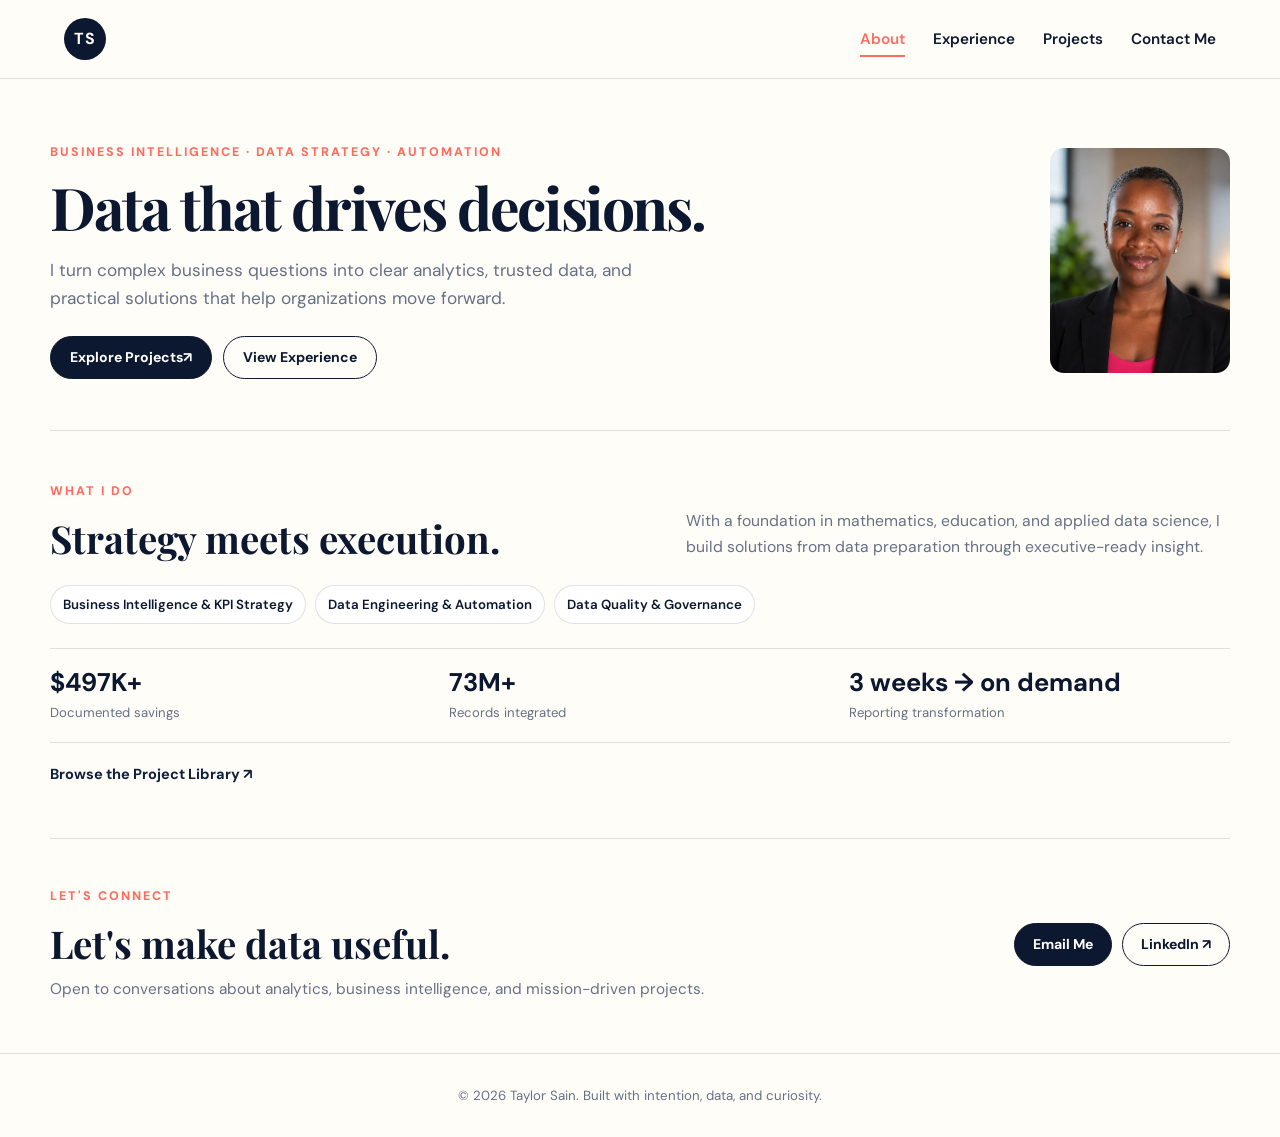
<file: index.html>
<!DOCTYPE html>
<html lang="en">
<head>
  <meta charset="UTF-8" />
  <meta name="viewport" content="width=device-width, initial-scale=1.0" />
  <meta name="description" content="Taylor Sain — Business intelligence, enterprise analytics, and intelligent automation." />
  <title>Taylor Sain | Business Intelligence & Enterprise Analytics</title>
  <link rel="preconnect" href="https://fonts.googleapis.com">
  <link rel="preconnect" href="https://fonts.gstatic.com" crossorigin>
  <link href="https://fonts.googleapis.com/css2?family=DM+Sans:wght@400;500;600;700&family=Playfair+Display:wght@600;700&display=swap" rel="stylesheet">
  <link rel="stylesheet" href="style.css" />
  <link rel="stylesheet" href="home-compact.css" />
  <style>
    /* Portrait beside the introductory headline, independent of older CSS. */
    body.compact-home .compact-hero {
      display: grid !important;
      grid-template-columns: minmax(0, 1fr) 180px !important;
      align-items: center !important;
      gap: 32px !important;
    }
    body.compact-home .compact-hero .compact-intro { min-width: 0 !important; }
    body.compact-home .compact-hero figure.compact-portrait {
      display: block !important;
      width: 180px !important;
      max-width: 180px !important;
      height: 225px !important;
      max-height: 225px !important;
      min-height: 0 !important;
      aspect-ratio: auto !important;
      margin: 0 !important;
      padding: 0 !important;
      overflow: hidden !important;
      justify-self: end !important;
      border-radius: 14px !important;
    }
    body.compact-home .compact-hero figure.compact-portrait > img {
      display: block !important;
      width: 180px !important;
      max-width: 180px !important;
      height: 225px !important;
      max-height: 225px !important;
      object-fit: cover !important;
      object-position: center 30% !important;
    }
    body.compact-home .compact-work .compact-work-layout { display: block !important; }
    @media (max-width: 640px) {
      body.compact-home .compact-hero {
        grid-template-columns: minmax(0, 1fr) 100px !important;
        gap: 14px !important;
        align-items: center !important;
      }
      body.compact-home .compact-hero figure.compact-portrait,
      body.compact-home .compact-hero figure.compact-portrait > img {
        width: 100px !important;
        max-width: 100px !important;
        height: 125px !important;
        max-height: 125px !important;
      }
    }
  </style>
</head>
<body class="compact-home">
  <header class="site-header">
    <a class="brand" href="index.html" aria-label="Taylor Sain home">TS</a>
    <button class="menu-toggle" type="button" aria-label="Open navigation" aria-expanded="false">☰</button>
    <nav class="site-nav" aria-label="Primary navigation">
      <a href="index.html#about" class="nav-active" aria-current="page">About</a>
      <a href="resume.html">Experience</a>
      <a href="projects.html">Projects</a>
      <a href="index.html#contact">Contact Me</a>
    </nav>
  </header>
  <main id="top">
    <!-- 01 / Introduction -->
    <section id="about" class="compact-hero section-shell reveal" aria-labelledby="intro-title">
      <div class="compact-intro">
        <p class="eyebrow">BUSINESS INTELLIGENCE · DATA STRATEGY · AUTOMATION</p>
        <h1 id="intro-title">Data that drives decisions.</h1>
        <p class="compact-lead">I turn complex business questions into clear analytics, trusted data, and practical solutions that help organizations move forward.</p>
        <div class="hero-actions">
          <a class="button button-primary" href="projects.html">Explore Projects <span aria-hidden="true">↗</span></a>
          <a class="button button-secondary" href="resume.html">View Experience</a>
        </div>
      </div>
      <figure class="compact-portrait">
        <img src="assets/images/taylor-sain-headshot.jpg" alt="Portrait of Taylor Sain" />
      </figure>
    </section>

    <!-- 02 / Expertise and impact -->
    <section class="compact-work section-shell reveal" aria-labelledby="work-title">
      <div class="compact-work-layout">
        <div class="compact-work-content">
      <div class="compact-work-heading">
        <div>
          <p class="eyebrow">WHAT I DO</p>
          <h2 id="work-title">Strategy meets execution.</h2>
        </div>
        <p>With a foundation in mathematics, education, and applied data science, I build solutions from data preparation through executive-ready insight.</p>
      </div>
      <div class="compact-specialties" aria-label="Areas of expertise">
        <span>Business Intelligence &amp; KPI Strategy</span>
        <span>Data Engineering &amp; Automation</span>
        <span>Data Quality &amp; Governance</span>
      </div>
      <div class="compact-results" aria-label="Selected results">
        <div><strong>$497K+</strong><span>Documented savings</span></div>
        <div><strong>73M+</strong><span>Records integrated</span></div>
        <div><strong>3 weeks → on demand</strong><span>Reporting transformation</span></div>
      </div>
      <a class="compact-project-link" href="projects.html">Browse the Project Library <span aria-hidden="true">↗</span></a>
        </div>

      </div>
    </section>

    <!-- 03 / Contact -->
    <section id="contact" class="compact-contact section-shell reveal" aria-labelledby="contact-title">
      <div>
        <p class="eyebrow">LET'S CONNECT</p>
        <h2 id="contact-title">Let's make data useful.</h2>
        <p>Open to conversations about analytics, business intelligence, and mission-driven projects.</p>
      </div>
      <div class="compact-contact-actions">
        <a class="button button-primary" href="mailto:taylorsain2025@gmail.com">Email Me</a>
        <a class="button button-secondary" href="https://www.linkedin.com/in/taylor-sain-analytics" target="_blank" rel="noopener noreferrer">LinkedIn ↗</a>
      </div>
    </section>
  </main>
  <footer><p>© <span id="year"></span> Taylor Sain. Built with intention, data, and curiosity.</p></footer>
  <script src="script.js"></script>
</body>
</html>
</file>
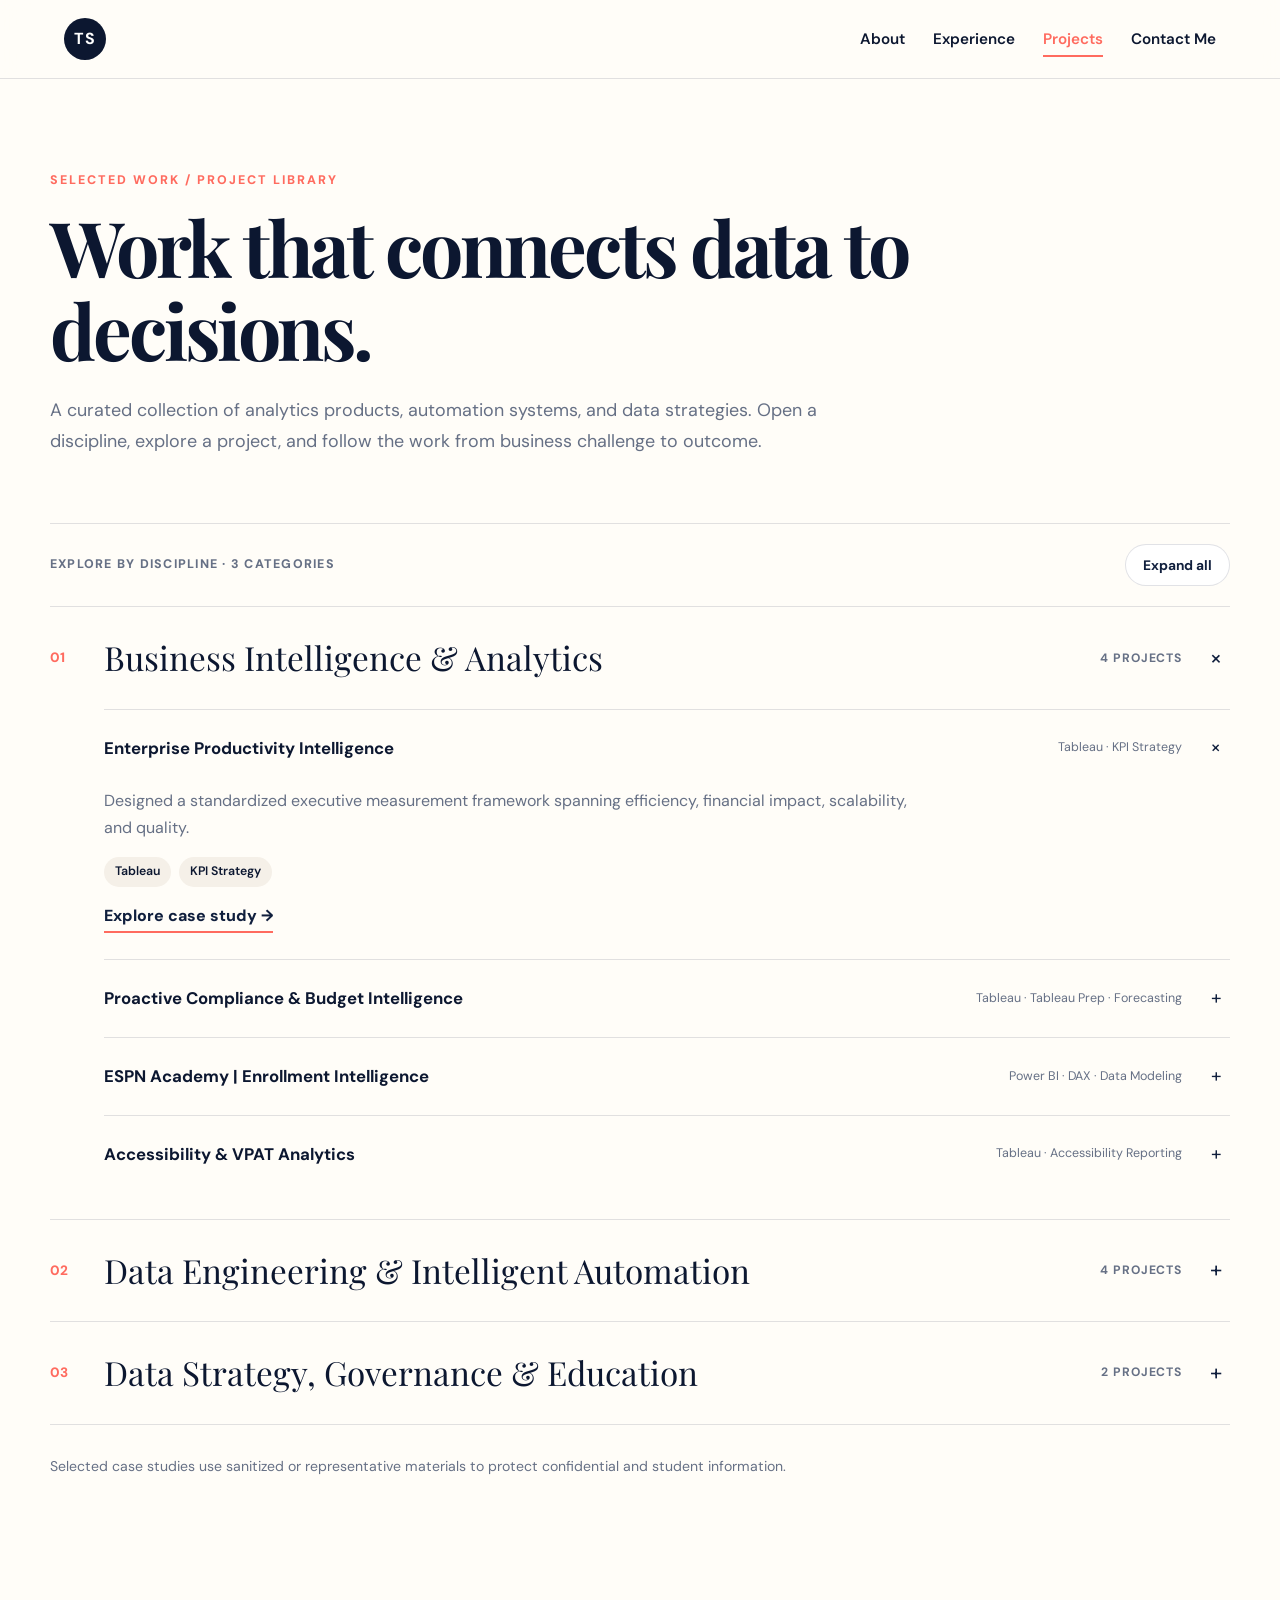
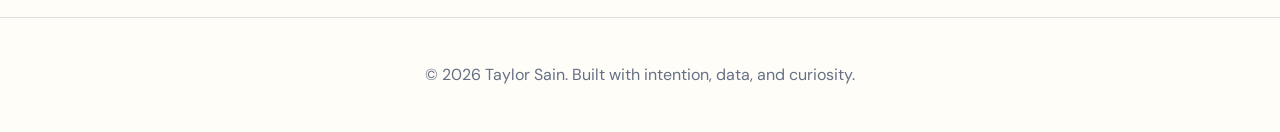
<file: projects.html>
<!DOCTYPE html><html lang="en"><head><meta charset="UTF-8"><meta name="viewport" content="width=device-width,initial-scale=1"><meta name="description" content="Taylor Sain project library: business intelligence, data engineering, analytics strategy, and automation case studies."><title>Project Library | Taylor Sain</title><link rel="preconnect" href="https://fonts.googleapis.com"><link rel="preconnect" href="https://fonts.gstatic.com" crossorigin><link href="https://fonts.googleapis.com/css2?family=DM+Sans:wght@400;500;600;700&family=Playfair+Display:wght@600;700&display=swap" rel="stylesheet"><link rel="stylesheet" href="style.css?v=20261014"><link rel="stylesheet" href="projects-library.css?v=20261014"></head><body><header class="site-header">
    <a class="brand" href="index.html" aria-label="Taylor Sain home">TS</a>
    <button class="menu-toggle" type="button" aria-label="Open navigation" aria-expanded="false">☰</button>
    <nav class="site-nav" aria-label="Primary navigation">
      <a href="index.html#about">About</a>
      <a href="resume.html">Experience</a>
      <a href="projects.html" class="nav-active" aria-current="page">Projects</a>
      <a href="index.html#contact">Contact Me</a>
    </nav>
  </header><main><section class="library-hero section-shell reveal"><p class="eyebrow">SELECTED WORK / PROJECT LIBRARY</p><h1>Work that connects data to decisions.</h1><p class="library-intro">A curated collection of analytics products, automation systems, and data strategies. Open a discipline, explore a project, and follow the work from business challenge to outcome.</p></section><section class="section-shell library-categories" aria-label="Project categories"><div class="library-toolbar"><span>EXPLORE BY DISCIPLINE · 3 CATEGORIES</span><button id="expand-all" type="button">Expand all</button></div><details class="library-group" open><summary><span class="library-group-number">01</span><span class="library-group-title">Business Intelligence &amp; Analytics</span><span class="library-count">4 PROJECTS</span><span class="library-chevron" aria-hidden="true">+</span></summary><div class="library-items"><details class="library-item" open><summary><span class="library-item-title">Enterprise Productivity Intelligence</span><span class="library-item-meta">Tableau · KPI Strategy</span><span class="library-chevron" aria-hidden="true">+</span></summary><div class="library-detail"><p>Designed a standardized executive measurement framework spanning efficiency, financial impact, scalability, and quality.</p><div class="library-tags"><span>Tableau</span><span>KPI Strategy</span></div><a href="projects/productivity-intelligence.html">Explore case study →</a></div></details><details class="library-item" ><summary><span class="library-item-title">Proactive Compliance &amp; Budget Intelligence</span><span class="library-item-meta">Tableau · Tableau Prep · Forecasting</span><span class="library-chevron" aria-hidden="true">+</span></summary><div class="library-detail"><p>Replaced a recurring three-week manual report with on-demand analysis and forward-looking budget visibility.</p><div class="library-tags"><span>Tableau</span><span>Tableau Prep</span><span>Forecasting</span></div><a href="projects/proactive-compliance.html">Explore case study →</a></div></details><details class="library-item" ><summary><span class="library-item-title">ESPN Academy | Enrollment Intelligence</span><span class="library-item-meta">Power BI · DAX · Data Modeling</span><span class="library-chevron" aria-hidden="true">+</span></summary><div class="library-detail"><p>Built a connected student enrollment reporting solution for a Memphis tutoring nonprofit, from registration through interactive analysis.</p><div class="library-tags"><span>Power BI</span><span>DAX</span><span>Data Modeling</span></div><a href="projects/espn-academy.html">Explore case study →</a></div></details><details class="library-item" ><summary><span class="library-item-title">Accessibility &amp; VPAT Analytics</span><span class="library-item-meta">Tableau · Accessibility Reporting</span><span class="library-chevron" aria-hidden="true">+</span></summary><div class="library-detail"><p>Developed accessibility conformance views to help stakeholders evaluate product-level and portfolio-level WCAG performance.</p><div class="library-tags"><span>Tableau</span><span>Accessibility Reporting</span></div><p><em>Project overview; detailed case study in development.</em></p></div></details></div></details><details class="library-group" ><summary><span class="library-group-number">02</span><span class="library-group-title">Data Engineering &amp; Intelligent Automation</span><span class="library-count">4 PROJECTS</span><span class="library-chevron" aria-hidden="true">+</span></summary><div class="library-items"><details class="library-item" ><summary><span class="library-item-title">AI-Ready Content Processing</span><span class="library-item-meta">Python · PDF · AI Enablement</span><span class="library-chevron" aria-hidden="true">+</span></summary><div class="library-detail"><p>Transformed unstructured documents into structured AI-ready datasets, reducing manual effort and documenting $222K in savings.</p><div class="library-tags"><span>Python</span><span>PDF</span><span>AI Enablement</span></div><a href="projects/document-intelligence.html">Explore case study →</a></div></details><details class="library-item" ><summary><span class="library-item-title">NOVA Lesson-to-Print Pipeline</span><span class="library-item-meta">Python · JSON · XML</span><span class="library-chevron" aria-hidden="true">+</span></summary><div class="library-detail"><p>Built scripts to split teacher and student manuscript content by lesson sections and prepare styled XML for publishing workflows.</p><div class="library-tags"><span>Python</span><span>JSON</span><span>XML</span></div><p><em>Project overview; detailed case study in development.</em></p></div></details><details class="library-item" ><summary><span class="library-item-title">ESPN Academy | Registration Automation</span><span class="library-item-meta">Google Apps Script · Google Sheets</span><span class="library-chevron" aria-hidden="true">+</span></summary><div class="library-detail"><p>Created a repeatable registration pipeline for student matching, household updates, annual enrollment tracking, and data-quality review.</p><div class="library-tags"><span>Google Apps Script</span><span>Google Sheets</span></div><a href="projects/espn-academy.html">Explore case study →</a></div></details><details class="library-item" ><summary><span class="library-item-title">Enterprise Metadata Integration</span><span class="library-item-meta">Data Engineering · Analytics</span><span class="library-chevron" aria-hidden="true">+</span></summary><div class="library-detail"><p>Integrated large-scale metadata for forecasting, reporting, and archive planning.</p><div class="library-tags"><span>Data Engineering</span><span>Analytics</span></div><p><em>Project overview; detailed case study in development.</em></p></div></details></div></details><details class="library-group" ><summary><span class="library-group-number">03</span><span class="library-group-title">Data Strategy, Governance &amp; Education</span><span class="library-count">2 PROJECTS</span><span class="library-chevron" aria-hidden="true">+</span></summary><div class="library-items"><details class="library-item" ><summary><span class="library-item-title">State Standards Correlation Analysis</span><span class="library-item-meta">Excel · Data Modeling · Power BI</span><span class="library-chevron" aria-hidden="true">+</span></summary><div class="library-detail"><p>Transformed pacing guides into standards-level records for exploring where standards appear across modules and lessons.</p><div class="library-tags"><span>Excel</span><span>Data Modeling</span><span>Power BI</span></div><p><em>Project overview; detailed case study in development.</em></p></div></details><details class="library-item" ><summary><span class="library-item-title">Cross-Team Productivity Metric Standardization</span><span class="library-item-meta">Analytics Strategy · Data Governance</span><span class="library-chevron" aria-hidden="true">+</span></summary><div class="library-detail"><p>Established shared metric definitions and comparison principles for consistent productivity reporting.</p><div class="library-tags"><span>Analytics Strategy</span><span>Data Governance</span></div><p><em>Project overview; detailed case study in development.</em></p></div></details></div></details><p class="library-note">Selected case studies use sanitized or representative materials to protect confidential and student information.</p></section></main><footer><p>© <span id="year"></span> Taylor Sain. Built with intention, data, and curiosity.</p></footer><script src="script.js"></script><script>const btn=document.getElementById('expand-all');btn.addEventListener('click',()=>{const groups=[...document.querySelectorAll('.library-group')];const expand=groups.some(g=>!g.open);groups.forEach(g=>g.open=expand);btn.textContent=expand?'Collapse all':'Expand all';});</script></body></html>
</file>
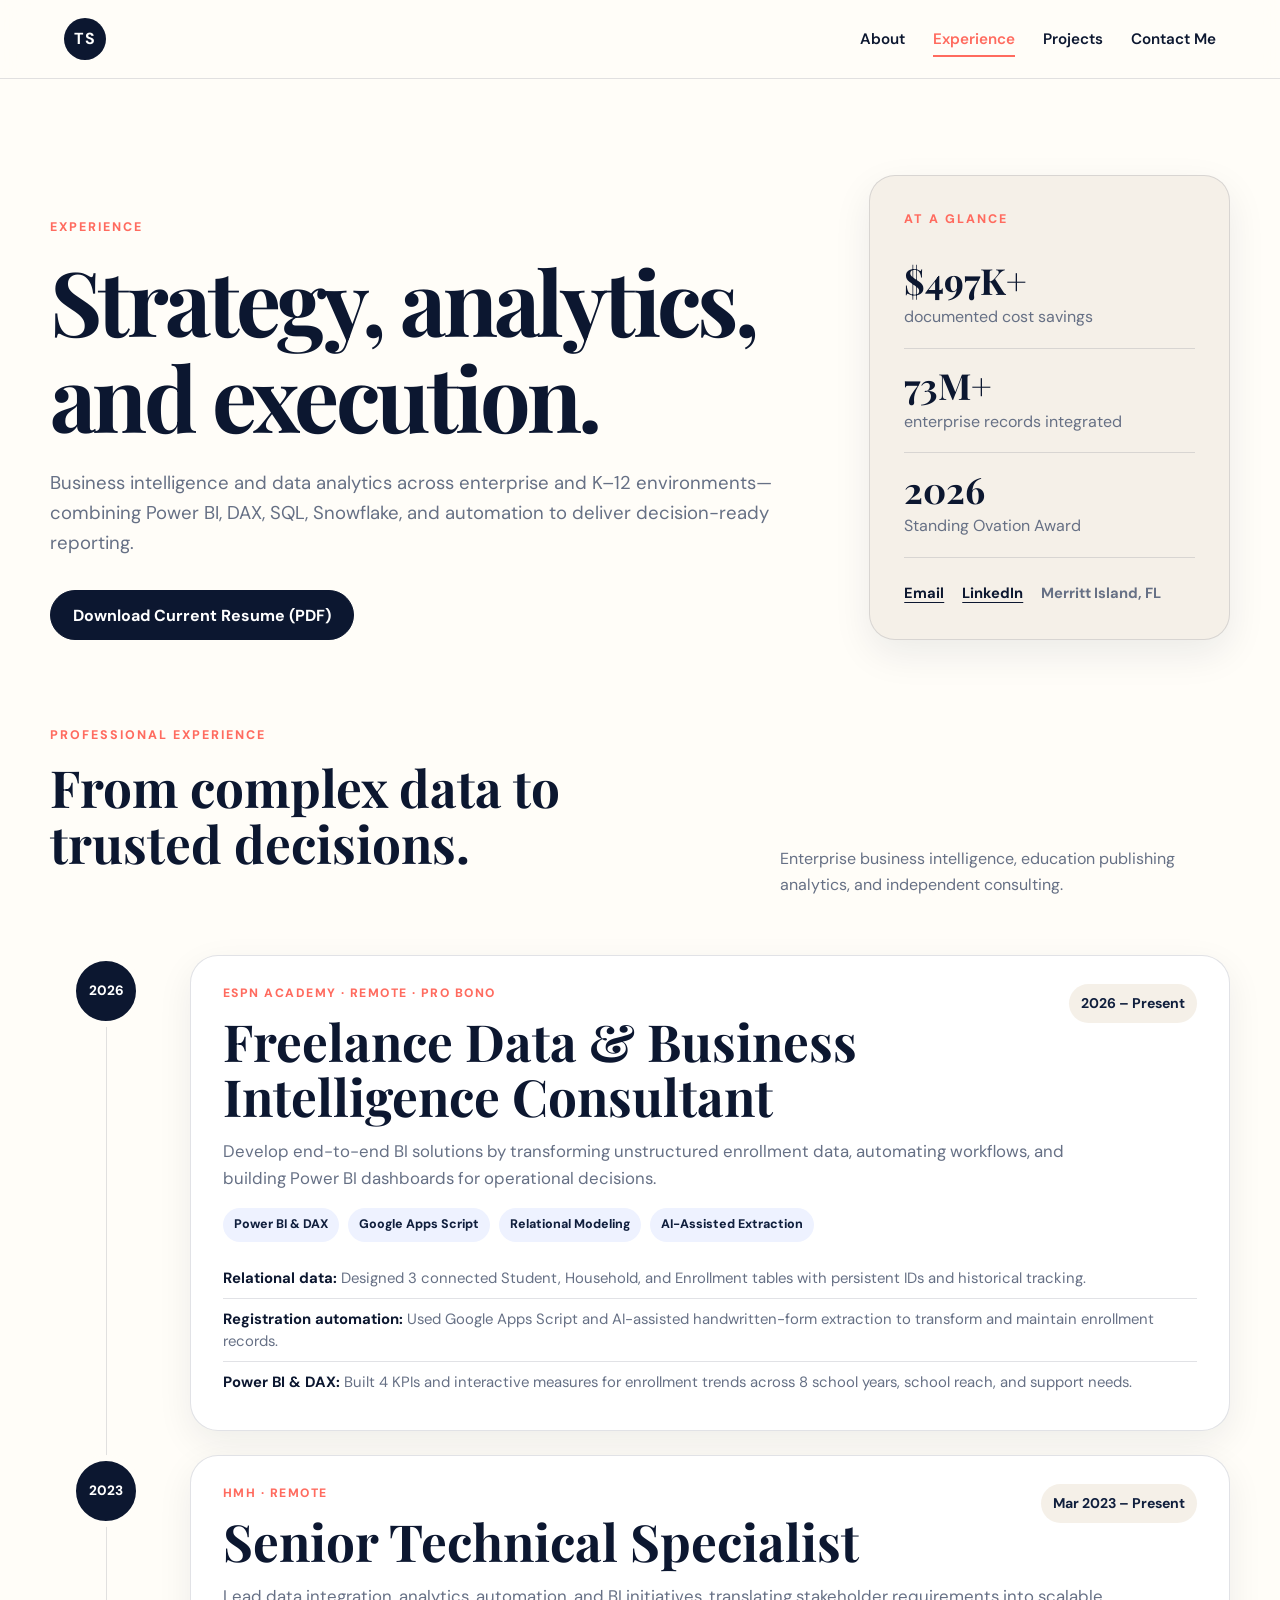
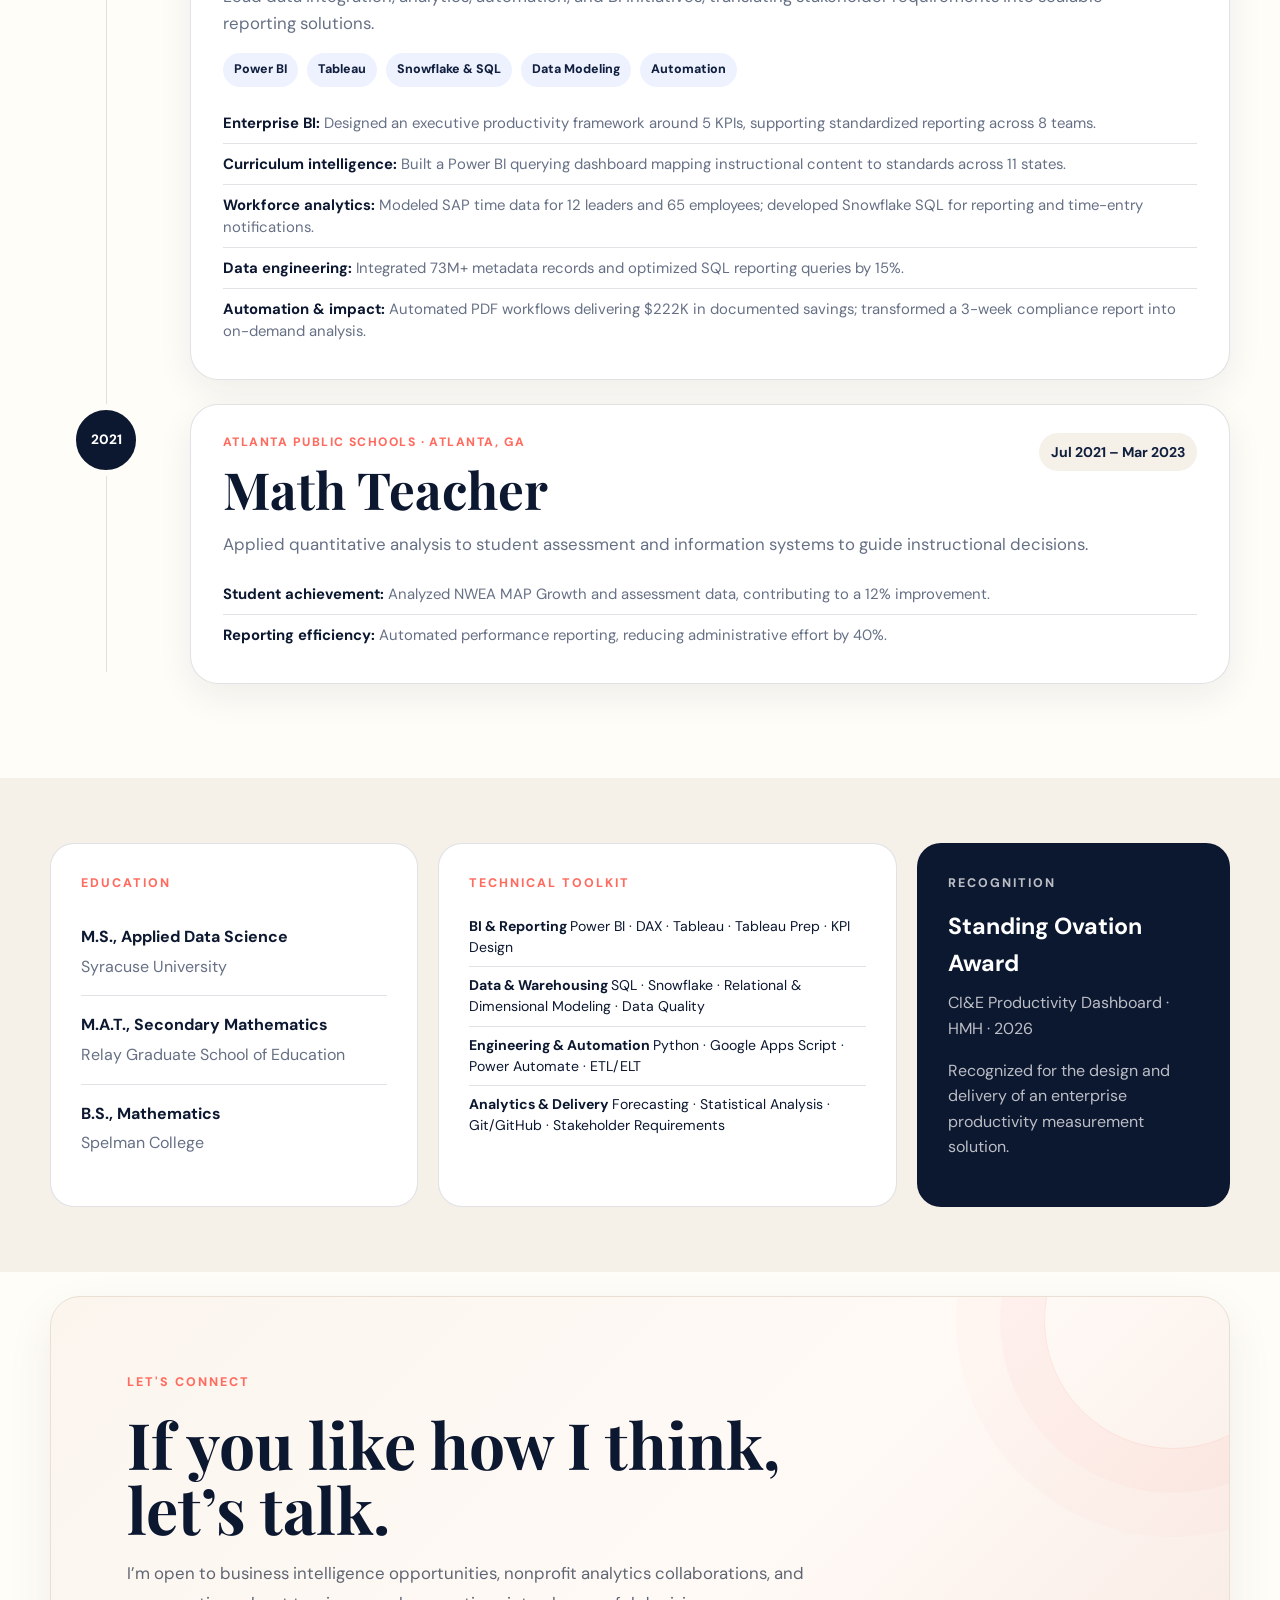
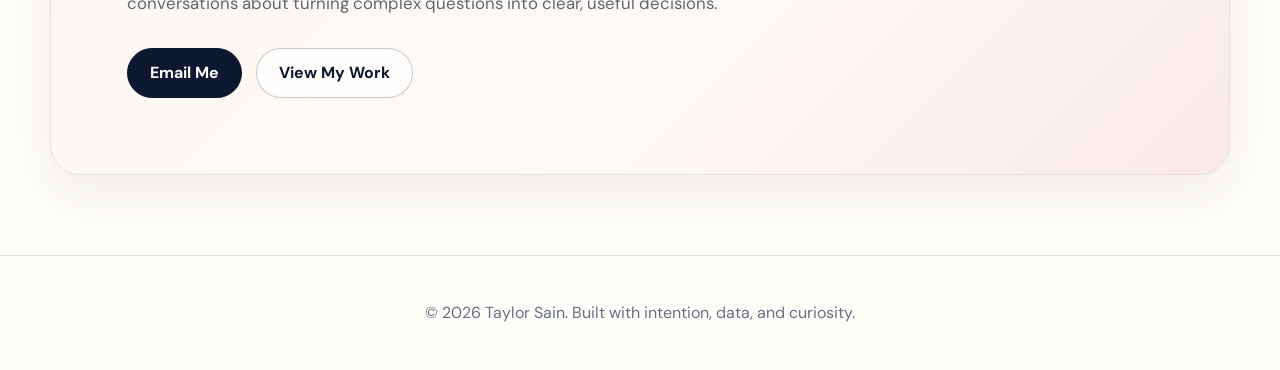
<file: resume.html>
<!DOCTYPE html>

<html lang="en">
<head>
<meta charset="utf-8"/>
<meta content="width=device-width, initial-scale=1.0" name="viewport"/>
<meta content="Taylor Sain's professional experience in business intelligence, enterprise analytics, executive dashboards, automation, and data engineering." name="description"/>
<title>Experience | Taylor Sain</title>
<link href="https://fonts.googleapis.com" rel="preconnect"/>
<link crossorigin="" href="https://fonts.gstatic.com" rel="preconnect"/>
<link href="https://fonts.googleapis.com/css2?family=DM+Sans:wght@400;500;600;700&amp;family=Playfair+Display:wght@600;700&amp;display=swap" rel="stylesheet"/>
<link href="style.css" rel="stylesheet"/>
<style>.experience-highlights{margin:22px 0 24px;display:grid;gap:12px}.experience-highlights p{margin:0;padding:0 0 12px;border-bottom:1px solid var(--line);color:var(--muted);font-size:.97rem;line-height:1.6}.experience-highlights strong{color:var(--ink)}.career-card-body .text-link{display:inline-block;margin-top:2px;color:var(--navy)}@media(max-width:760px){.career-card h2{font-size:clamp(1.55rem,6vw,2.2rem)}}</style><style>
/* Compact experience timeline */
.career-card-body{padding:28px 32px}.career-card{margin-bottom:24px}.career-summary{margin:14px 0 16px}.career-focus{margin-bottom:16px}.experience-highlights{margin:10px 0 0;gap:0}.experience-highlights p{padding:9px 0;font-size:.93rem;line-height:1.48}.experience-highlights p:last-child{border-bottom:0}.career-section{padding-bottom:70px}.credentials-section{padding:65px 0}.resume-tags{display:block}.toolkit-line{margin:0;padding:8px 0;border-bottom:1px solid var(--line);font-size:.88rem;line-height:1.5}.toolkit-line:last-child{border-bottom:0}.toolkit-line strong{color:var(--ink)}@media(max-width:760px){.career-card-body{padding:22px}.career-card-header{gap:8px}}
</style></head>
<body>
<header class="site-header">
<a aria-label="Taylor Sain home" class="brand" href="index.html">TS</a>
<button aria-expanded="false" aria-label="Open navigation" class="menu-toggle" type="button">☰</button>
<nav aria-label="Primary navigation" class="site-nav">
<a href="index.html#about">About</a>
<a aria-current="page" class="nav-active" href="resume.html">Experience</a>
<a href="projects.html">Projects</a>
<a href="index.html#contact">Contact Me</a>
</nav>
</header>
<main>
<section class="experience-hero section-shell reveal">
<div class="experience-hero-copy">
<p class="eyebrow">EXPERIENCE</p>
<h1>Strategy, analytics, and execution.</h1>
<p class="experience-intro">Business intelligence and data analytics across enterprise and K–12 environments—combining Power BI, DAX, SQL, Snowflake, and automation to deliver decision-ready reporting.</p>
<div class="hero-actions">
<a class="button button-primary" download="Taylor-Sain-Resume.pdf" href="assets/documents/Taylor-Sain-Resume.pdf" rel="noopener" target="_blank">Download Current Resume (PDF)</a>
</div>
</div>
<aside aria-label="Taylor Sain profile summary" class="experience-profile-card">
<p class="eyebrow">AT A GLANCE</p>
<div class="profile-stat"><strong>$497K+</strong><span>documented cost savings</span></div>
<div class="profile-stat"><strong>73M+</strong><span>enterprise records integrated</span></div>
<div class="profile-stat"><strong>2026</strong><span>Standing Ovation Award</span></div>
<div class="profile-links">
<a href="mailto:taylorsain2025@gmail.com">Email</a>
<a href="https://www.linkedin.com/in/taylor-sain-analytics" rel="noopener" target="_blank">LinkedIn</a>
<span>Merritt Island, FL</span>
</div>
</aside>
</section>
<section class="career-section section-shell">
<div class="section-heading reveal"><div><p class="eyebrow">PROFESSIONAL EXPERIENCE</p><h2>From complex data to trusted decisions.</h2></div><p>Enterprise business intelligence, education publishing analytics, and independent consulting.</p></div>
<div class="career-timeline">
<article class="career-card reveal"><div class="career-marker"><span>2026</span></div><div class="career-card-body"><div class="career-card-header"><div><p class="career-company">ESPN ACADEMY · REMOTE · PRO BONO</p><h2>Freelance Data &amp; Business Intelligence Consultant</h2></div><span class="career-date">2026 – Present</span></div><p class="career-summary">Develop end-to-end BI solutions by transforming unstructured enrollment data, automating workflows, and building Power BI dashboards for operational decisions.</p><div class="career-focus"><span>Power BI &amp; DAX</span><span>Google Apps Script</span><span>Relational Modeling</span><span>AI-Assisted Extraction</span></div><div class="experience-highlights"><p><strong>Relational data: </strong>Designed 3 connected Student, Household, and Enrollment tables with persistent IDs and historical tracking.</p><p><strong>Registration automation: </strong>Used Google Apps Script and AI-assisted handwritten-form extraction to transform and maintain enrollment records.</p><p><strong>Power BI &amp; DAX: </strong>Built 4 KPIs and interactive measures for enrollment trends across 8 school years, school reach, and support needs.</p></div></div></article>
<article class="career-card reveal"><div class="career-marker"><span>2023</span></div><div class="career-card-body"><div class="career-card-header"><div><p class="career-company">HMH · REMOTE</p><h2>Senior Technical Specialist</h2></div><span class="career-date">Mar 2023 – Present</span></div><p class="career-summary">Lead data integration, analytics, automation, and BI initiatives, translating stakeholder requirements into scalable reporting solutions.</p><div class="career-focus"><span>Power BI</span><span>Tableau</span><span>Snowflake &amp; SQL</span><span>Data Modeling</span><span>Automation</span></div>
<div class="experience-highlights"><p><strong>Enterprise BI: </strong>Designed an executive productivity framework around 5 KPIs, supporting standardized reporting across 8 teams.</p><p><strong>Curriculum intelligence: </strong>Built a Power BI querying dashboard mapping instructional content to standards across 11 states.</p><p><strong>Workforce analytics: </strong>Modeled SAP time data for 12 leaders and 65 employees; developed Snowflake SQL for reporting and time-entry notifications.</p><p><strong>Data engineering: </strong>Integrated 73M+ metadata records and optimized SQL reporting queries by 15%.</p><p><strong>Automation &amp; impact: </strong>Automated PDF workflows delivering $222K in documented savings; transformed a 3-week compliance report into on-demand analysis.</p></div></div></article>
<article class="career-card reveal"><div class="career-marker"><span>2021</span></div><div class="career-card-body"><div class="career-card-header"><div><p class="career-company">ATLANTA PUBLIC SCHOOLS · ATLANTA, GA</p><h2>Math Teacher</h2></div><span class="career-date">Jul 2021 – Mar 2023</span></div><p class="career-summary">Applied quantitative analysis to student assessment and information systems to guide instructional decisions.</p><div class="experience-highlights"><p><strong>Student achievement: </strong>Analyzed NWEA MAP Growth and assessment data, contributing to a 12% improvement.</p><p><strong>Reporting efficiency: </strong>Automated performance reporting, reducing administrative effort by 40%.</p></div></div></article>
</div></section>
<section class="credentials-section">
<div class="section-shell credentials-grid">
<section class="credential-card reveal">
<p class="eyebrow">EDUCATION</p>
<div class="credential-item"><strong>M.S., Applied Data Science</strong><span>Syracuse University</span></div>
<div class="credential-item"><strong>M.A.T., Secondary Mathematics</strong><span>Relay Graduate School of Education</span></div>
<div class="credential-item"><strong>B.S., Mathematics</strong><span>Spelman College</span></div>
</section>
<section class="credential-card reveal">
<p class="eyebrow">TECHNICAL TOOLKIT</p>
<div class="resume-tags"><p class="toolkit-line"><strong>BI &amp; Reporting  </strong>Power BI · DAX · Tableau · Tableau Prep · KPI Design</p><p class="toolkit-line"><strong>Data &amp; Warehousing  </strong>SQL · Snowflake · Relational &amp; Dimensional Modeling · Data Quality</p><p class="toolkit-line"><strong>Engineering &amp; Automation  </strong>Python · Google Apps Script · Power Automate · ETL/ELT</p><p class="toolkit-line"><strong>Analytics &amp; Delivery  </strong>Forecasting · Statistical Analysis · Git/GitHub · Stakeholder Requirements</p></div>
</section>
<section class="credential-card award-card reveal">
<p class="eyebrow">RECOGNITION</p>
<strong>Standing Ovation Award</strong>
<span>CI&amp;E Productivity Dashboard · HMH · 2026</span>
<p>Recognized for the design and delivery of an enterprise productivity measurement solution.</p>
</section>
</div>
</section>
<section class="experience-connect-card section-shell reveal">
<div class="experience-connect-content">
<p class="eyebrow">LET'S CONNECT</p>
<h2>If you like how I think, let’s talk.</h2>
<p>I’m open to business intelligence opportunities, nonprofit analytics collaborations, and conversations about turning complex questions into clear, useful decisions.</p>
<div class="experience-connect-actions">
<a class="button button-primary" href="mailto:taylorsain2025@gmail.com">Email Me</a>
<a class="button button-secondary" href="projects.html">View My Work</a>
</div>
</div>
</section>
</main>
<footer><p>© <span id="year"></span> Taylor Sain. Built with intention, data, and curiosity.</p></footer>
<script src="script.js"></script>
</body>
</html>
</file>
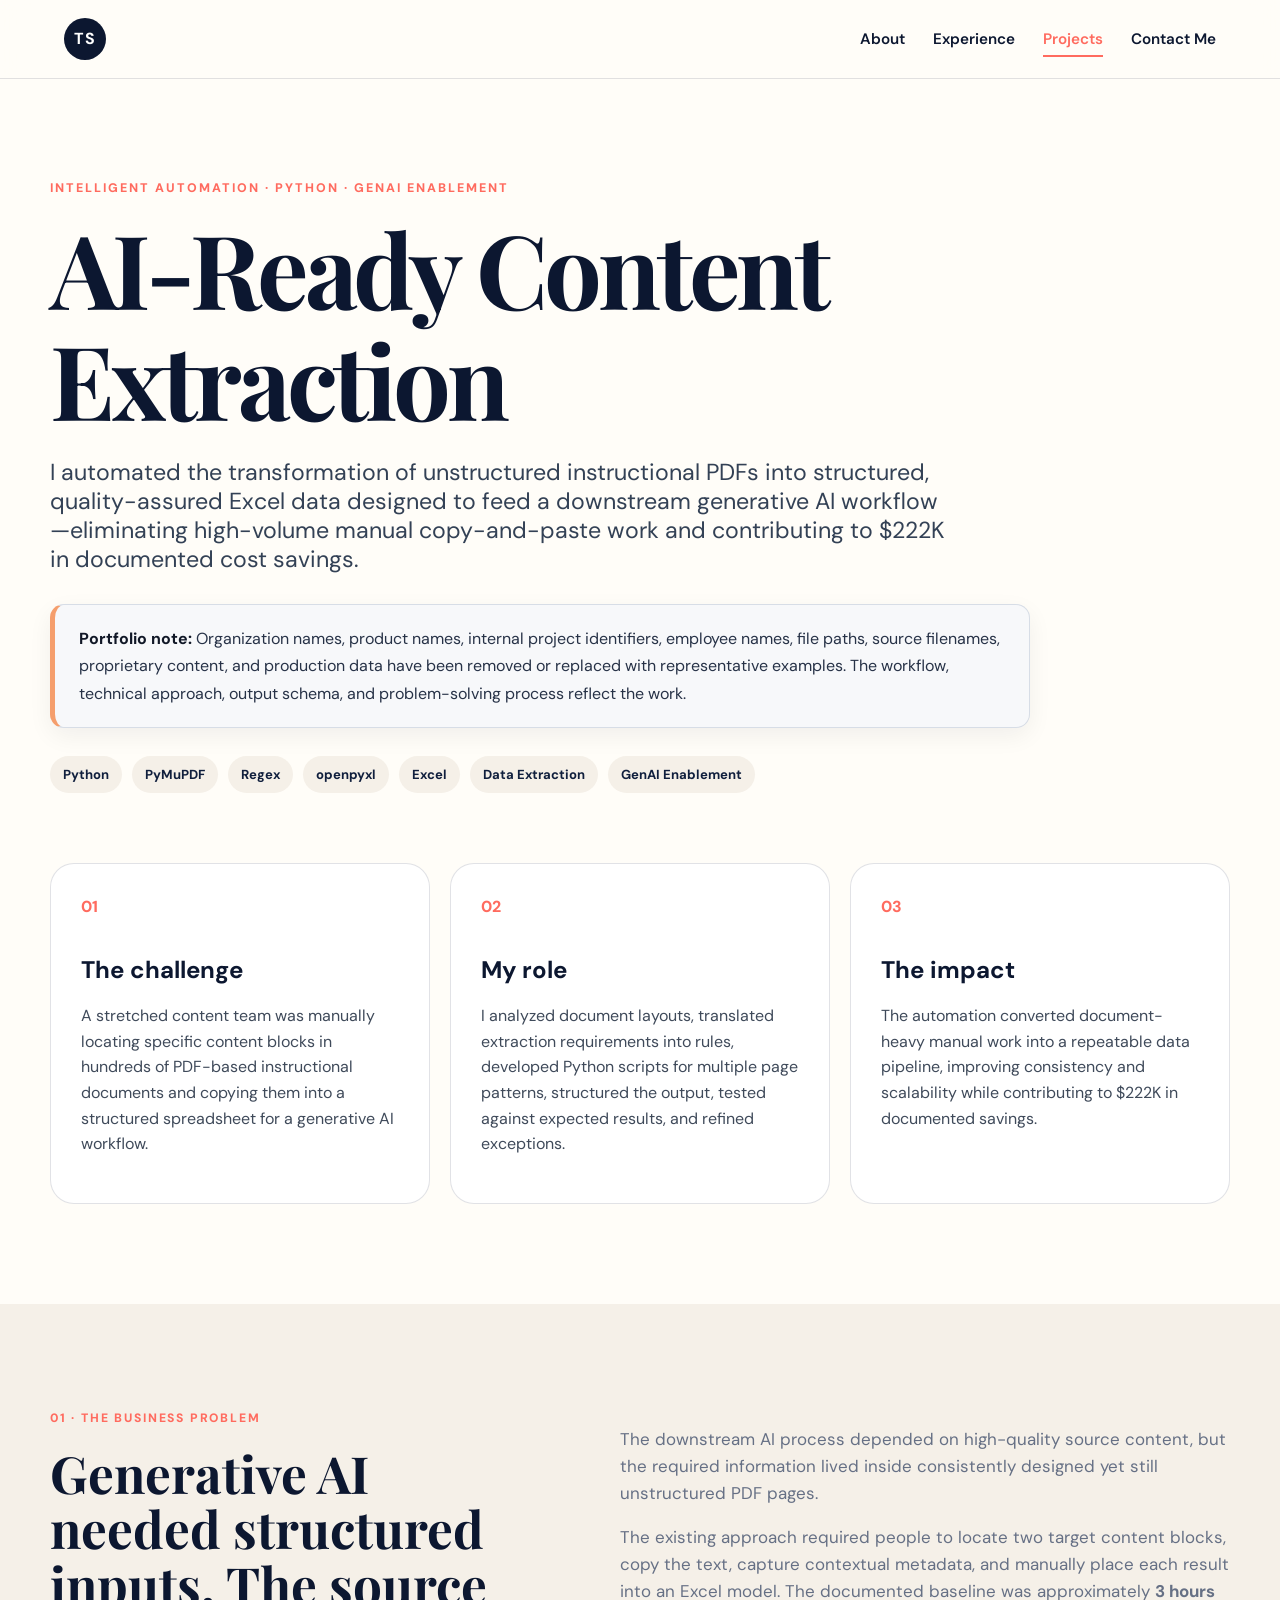
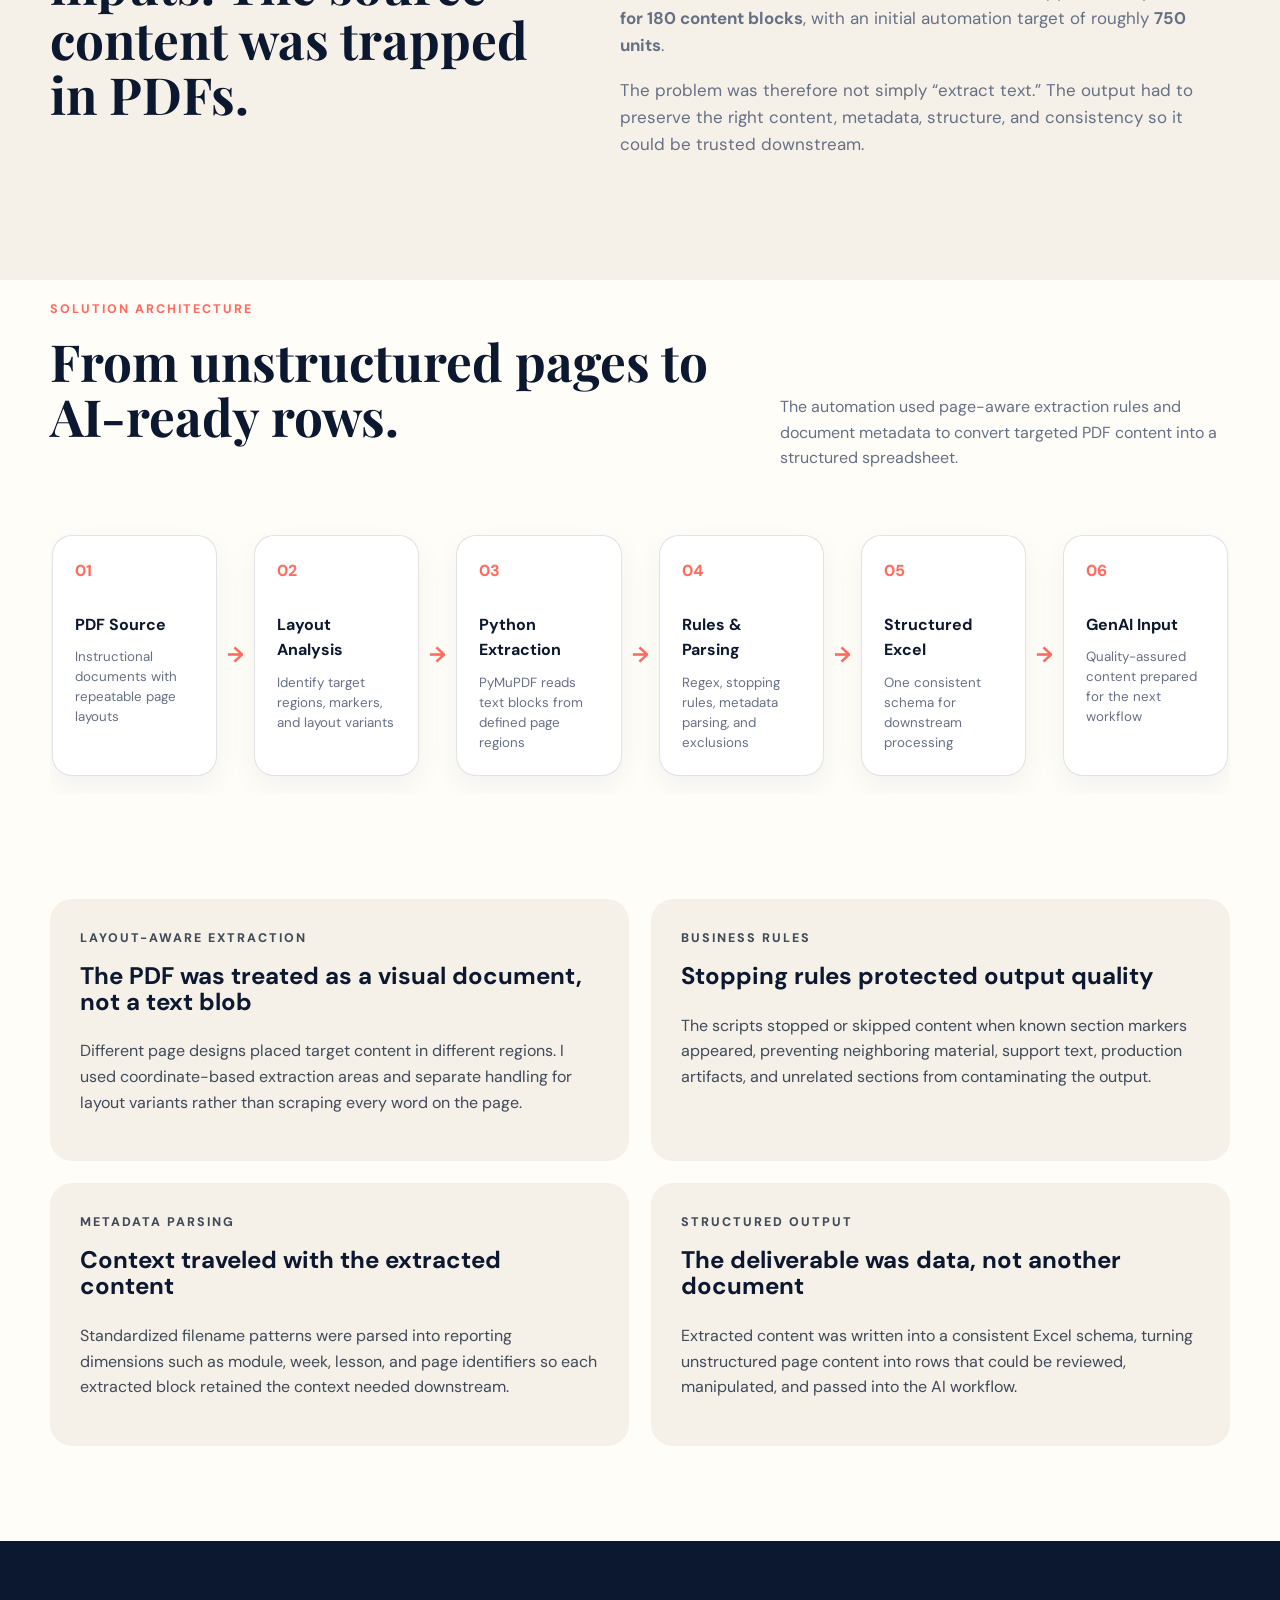
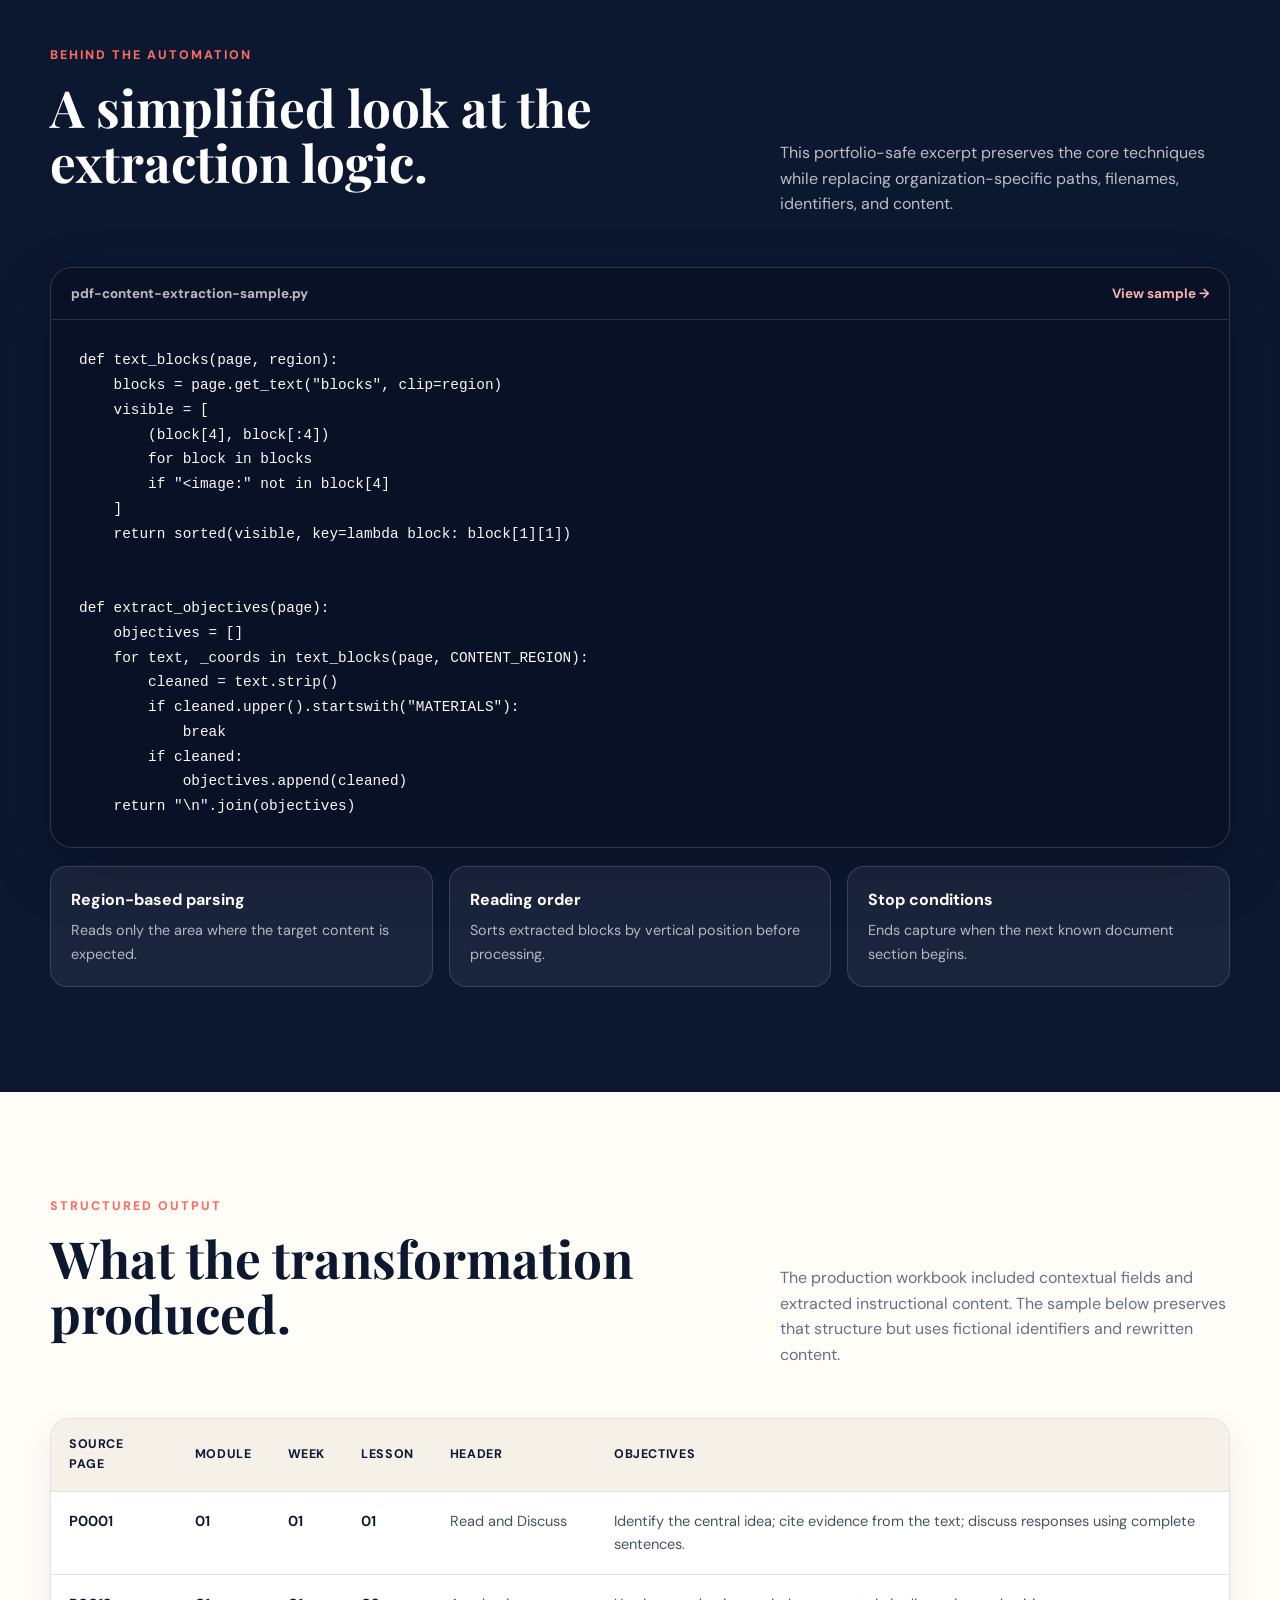
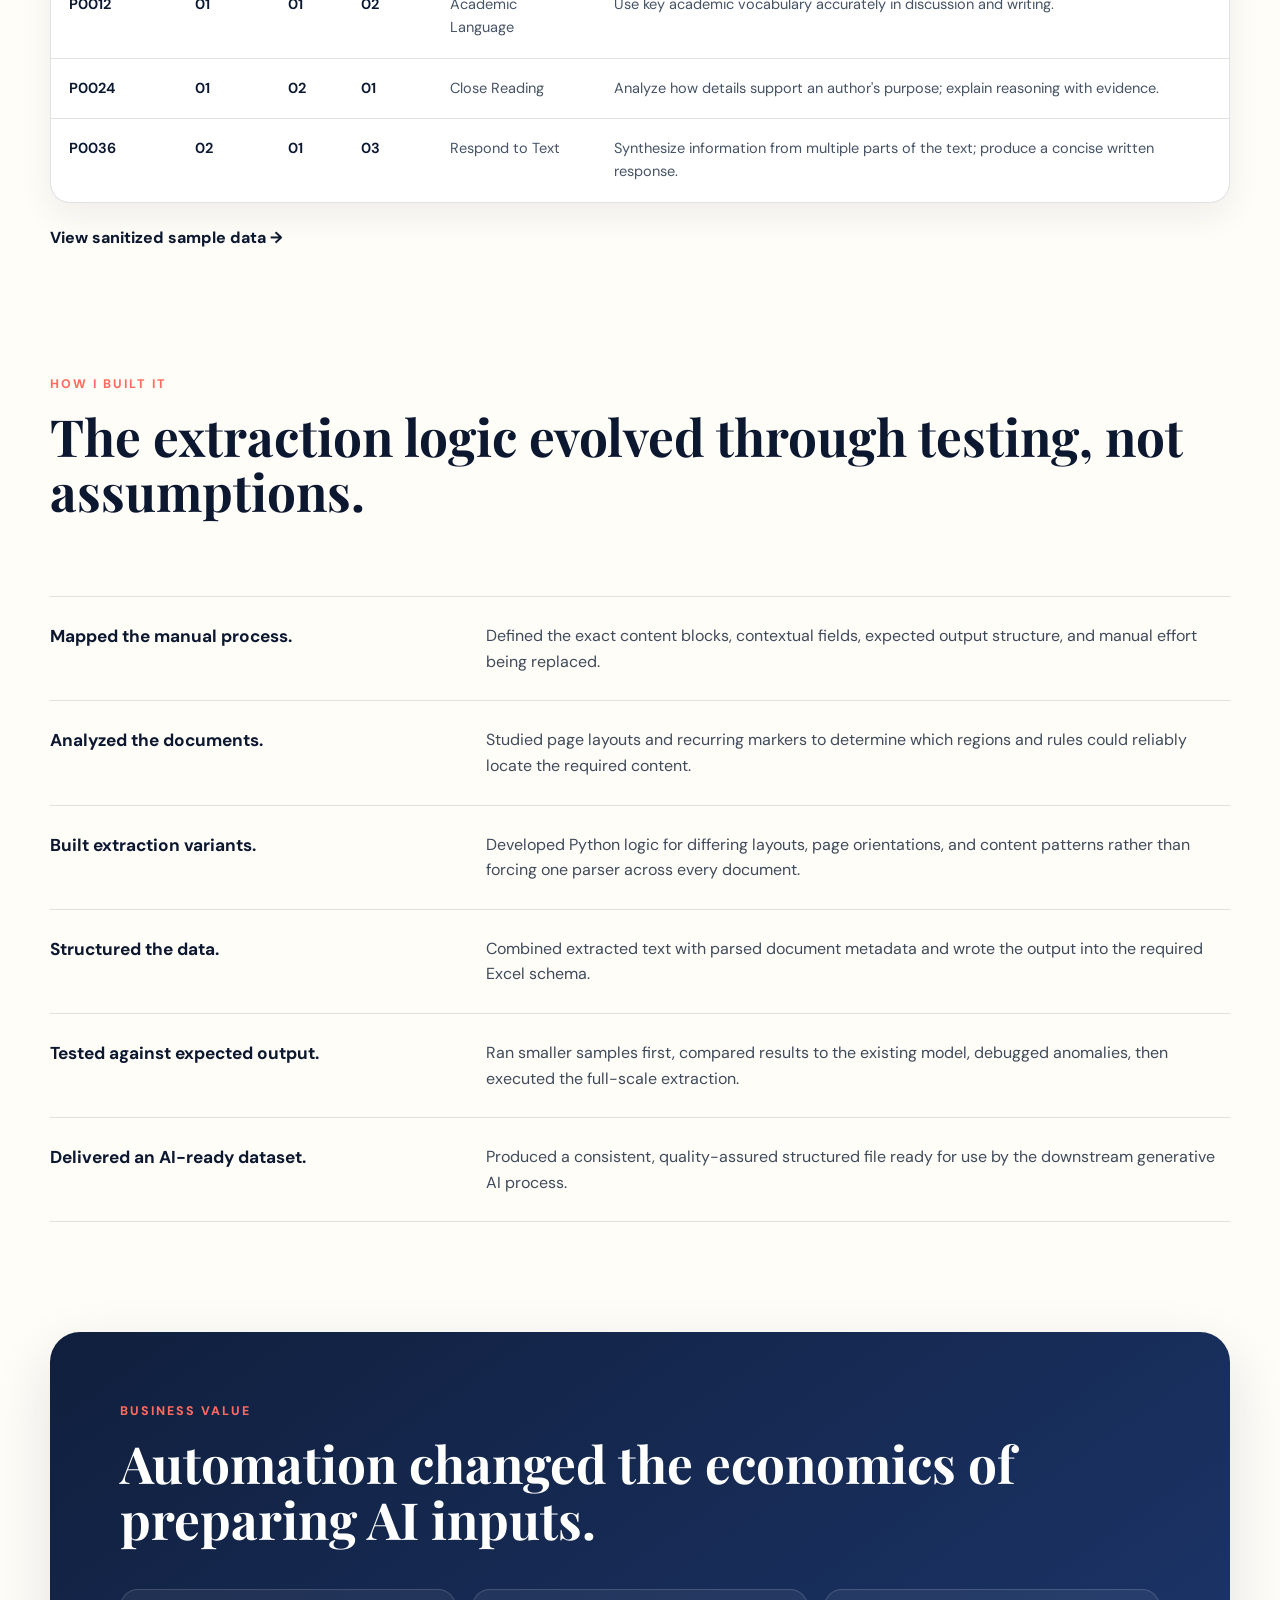
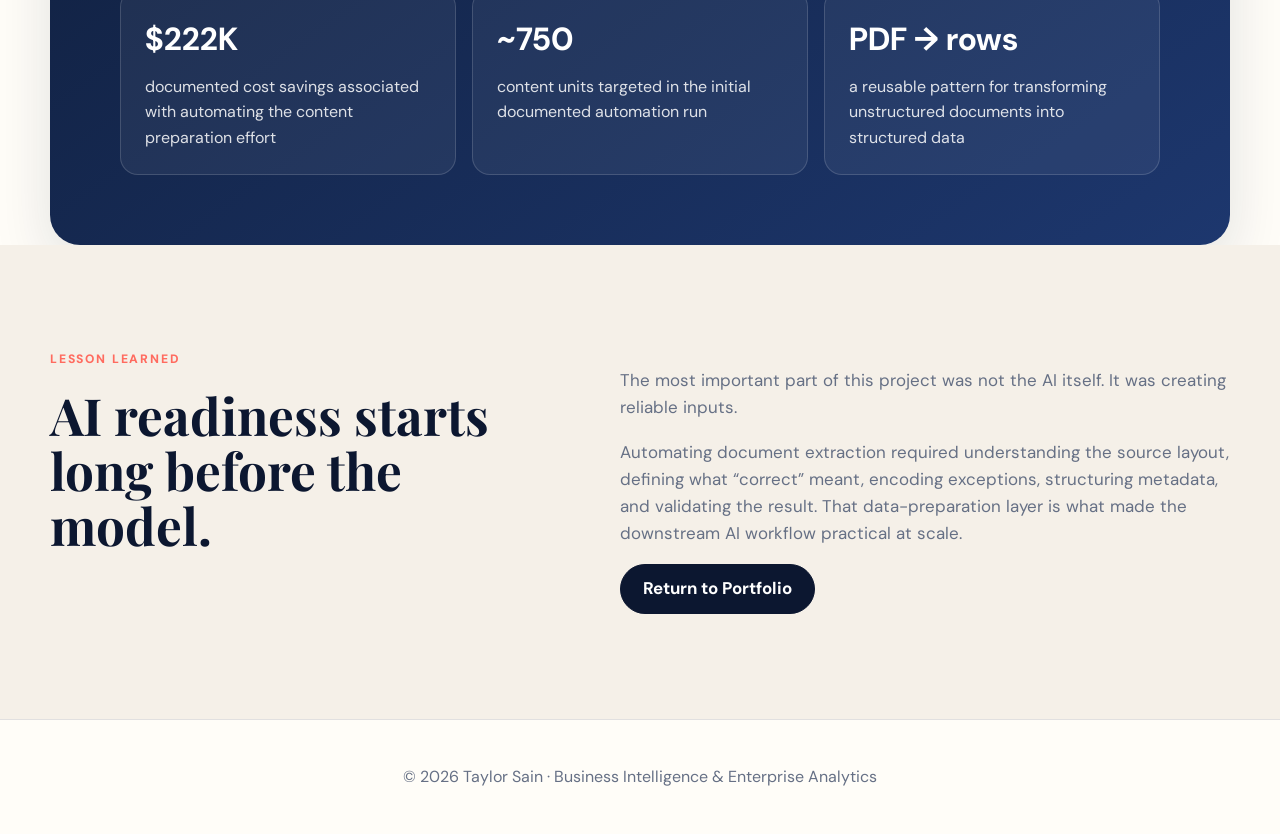
<file: projects/document-intelligence.html>
<!DOCTYPE html>
<html lang="en">
<head>
  <meta charset="UTF-8" />
  <meta name="viewport" content="width=device-width, initial-scale=1.0" />
  <meta name="description" content="Taylor Sain case study: automating PDF content extraction with Python to create structured, quality-assured data for a downstream generative AI workflow." />
  <title>AI-Ready Content Extraction | Taylor Sain</title>
  <link rel="preconnect" href="https://fonts.googleapis.com">
  <link rel="preconnect" href="https://fonts.gstatic.com" crossorigin>
  <link href="https://fonts.googleapis.com/css2?family=DM+Sans:wght@400;500;600;700&family=Playfair+Display:wght@600;700&display=swap" rel="stylesheet">
  <link rel="stylesheet" href="../style.css" />
  <link rel="stylesheet" href="case-study.css" />
</head>
<body>
  <header class="site-header">
    <a class="brand" href="../index.html" aria-label="Taylor Sain home">TS</a>
    <button class="menu-toggle" type="button" aria-label="Open navigation" aria-expanded="false">☰</button>
    <nav class="site-nav" aria-label="Primary navigation">
      <a href="../index.html#about">About</a>
      <a href="../resume.html">Experience</a>
      <a href="../projects.html" class="nav-active" aria-current="page">Projects</a>
      <a href="../index.html#contact">Contact Me</a>
    </nav>
  </header>

  <main>
    <section class="case-hero section-shell">
      <p class="eyebrow">INTELLIGENT AUTOMATION · PYTHON · GENAI ENABLEMENT</p>
      <h1>AI-Ready Content Extraction</h1>
      <p class="case-lead">
        I automated the transformation of unstructured instructional PDFs into structured, quality-assured Excel data designed to feed a downstream generative AI workflow—eliminating high-volume manual copy-and-paste work and contributing to $222K in documented cost savings.
      </p>
      <aside class="portfolio-note" aria-label="Portfolio confidentiality note">
        <strong>Portfolio note:</strong> Organization names, product names, internal project identifiers, employee names, file paths, source filenames, proprietary content, and production data have been removed or replaced with representative examples. The workflow, technical approach, output schema, and problem-solving process reflect the work.
      </aside>
      <div class="case-tags" aria-label="Project skills">
        <span>Python</span><span>PyMuPDF</span><span>Regex</span><span>openpyxl</span><span>Excel</span><span>Data Extraction</span><span>GenAI Enablement</span>
      </div>
    </section>

    <section class="case-summary section-shell">
      <article>
        <span>01</span>
        <h2>The challenge</h2>
        <p>A stretched content team was manually locating specific content blocks in hundreds of PDF-based instructional documents and copying them into a structured spreadsheet for a generative AI workflow.</p>
      </article>
      <article>
        <span>02</span>
        <h2>My role</h2>
        <p>I analyzed document layouts, translated extraction requirements into rules, developed Python scripts for multiple page patterns, structured the output, tested against expected results, and refined exceptions.</p>
      </article>
      <article>
        <span>03</span>
        <h2>The impact</h2>
        <p>The automation converted document-heavy manual work into a repeatable data pipeline, improving consistency and scalability while contributing to $222K in documented savings.</p>
      </article>
    </section>

    <section class="case-section case-section-tint">
      <div class="section-shell case-two-column">
        <div>
          <div class="case-section-label">01 · THE BUSINESS PROBLEM</div>
          <h2>Generative AI needed structured inputs. The source content was trapped in PDFs.</h2>
        </div>
        <div class="case-body">
          <p>The downstream AI process depended on high-quality source content, but the required information lived inside consistently designed yet still unstructured PDF pages.</p>
          <p>The existing approach required people to locate two target content blocks, copy the text, capture contextual metadata, and manually place each result into an Excel model. The documented baseline was approximately <strong>3 hours for 180 content blocks</strong>, with an initial automation target of roughly <strong>750 units</strong>.</p>
          <p>The problem was therefore not simply “extract text.” The output had to preserve the right content, metadata, structure, and consistency so it could be trusted downstream.</p>
        </div>
      </div>
    </section>

    <section class="automation-architecture section-shell">
      <div class="section-heading compact">
        <div>
          <p class="eyebrow">SOLUTION ARCHITECTURE</p>
          <h2>From unstructured pages to AI-ready rows.</h2>
        </div>
        <p>The automation used page-aware extraction rules and document metadata to convert targeted PDF content into a structured spreadsheet.</p>
      </div>
      <div class="automation-flow" aria-label="AI-ready content extraction workflow">
        <article><span>01</span><strong>PDF Source</strong><small>Instructional documents with repeatable page layouts</small></article>
        <b>→</b>
        <article><span>02</span><strong>Layout Analysis</strong><small>Identify target regions, markers, and layout variants</small></article>
        <b>→</b>
        <article><span>03</span><strong>Python Extraction</strong><small>PyMuPDF reads text blocks from defined page regions</small></article>
        <b>→</b>
        <article><span>04</span><strong>Rules & Parsing</strong><small>Regex, stopping rules, metadata parsing, and exclusions</small></article>
        <b>→</b>
        <article><span>05</span><strong>Structured Excel</strong><small>One consistent schema for downstream processing</small></article>
        <b>→</b>
        <article><span>06</span><strong>GenAI Input</strong><small>Quality-assured content prepared for the next workflow</small></article>
      </div>
    </section>

    <section class="feature-grid section-shell automation-features">
      <article>
        <p class="eyebrow">LAYOUT-AWARE EXTRACTION</p>
        <h3>The PDF was treated as a visual document, not a text blob</h3>
        <p>Different page designs placed target content in different regions. I used coordinate-based extraction areas and separate handling for layout variants rather than scraping every word on the page.</p>
      </article>
      <article>
        <p class="eyebrow">BUSINESS RULES</p>
        <h3>Stopping rules protected output quality</h3>
        <p>The scripts stopped or skipped content when known section markers appeared, preventing neighboring material, support text, production artifacts, and unrelated sections from contaminating the output.</p>
      </article>
      <article>
        <p class="eyebrow">METADATA PARSING</p>
        <h3>Context traveled with the extracted content</h3>
        <p>Standardized filename patterns were parsed into reporting dimensions such as module, week, lesson, and page identifiers so each extracted block retained the context needed downstream.</p>
      </article>
      <article>
        <p class="eyebrow">STRUCTURED OUTPUT</p>
        <h3>The deliverable was data, not another document</h3>
        <p>Extracted content was written into a consistent Excel schema, turning unstructured page content into rows that could be reviewed, manipulated, and passed into the AI workflow.</p>
      </article>
    </section>

    <section class="case-section case-section-dark code-evidence-section">
      <div class="section-shell">
        <div class="section-heading compact">
          <div>
            <p class="eyebrow">BEHIND THE AUTOMATION</p>
            <h2>A simplified look at the extraction logic.</h2>
          </div>
          <p>This portfolio-safe excerpt preserves the core techniques while replacing organization-specific paths, filenames, identifiers, and content.</p>
        </div>
        <div class="code-card">
          <div class="code-card-head"><span>pdf-content-extraction-sample.py</span><a href="../assets/code/pdf-content-extraction-sample.py" target="_blank" rel="noopener">View sample →</a></div>
<pre><code>def text_blocks(page, region):
    blocks = page.get_text("blocks", clip=region)
    visible = [
        (block[4], block[:4])
        for block in blocks
        if "&lt;image:" not in block[4]
    ]
    return sorted(visible, key=lambda block: block[1][1])


def extract_objectives(page):
    objectives = []
    for text, _coords in text_blocks(page, CONTENT_REGION):
        cleaned = text.strip()
        if cleaned.upper().startswith("MATERIALS"):
            break
        if cleaned:
            objectives.append(cleaned)
    return "\n".join(objectives)</code></pre>
        </div>
        <div class="code-callouts">
          <article><strong>Region-based parsing</strong><span>Reads only the area where the target content is expected.</span></article>
          <article><strong>Reading order</strong><span>Sorts extracted blocks by vertical position before processing.</span></article>
          <article><strong>Stop conditions</strong><span>Ends capture when the next known document section begins.</span></article>
        </div>
      </div>
    </section>

    <section class="case-section section-shell data-evidence-section">
      <div class="section-heading compact">
        <div>
          <p class="eyebrow">STRUCTURED OUTPUT</p>
          <h2>What the transformation produced.</h2>
        </div>
        <p>The production workbook included contextual fields and extracted instructional content. The sample below preserves that structure but uses fictional identifiers and rewritten content.</p>
      </div>
      <div class="data-table-wrap" role="region" aria-label="Sanitized structured output example" tabindex="0">
        <table class="data-sample-table">
          <thead><tr><th>Source Page</th><th>Module</th><th>Week</th><th>Lesson</th><th>Header</th><th>Objectives</th></tr></thead>
          <tbody>
            <tr><td>P0001</td><td>01</td><td>01</td><td>01</td><td>Read and Discuss</td><td>Identify the central idea; cite evidence from the text; discuss responses using complete sentences.</td></tr>
            <tr><td>P0012</td><td>01</td><td>01</td><td>02</td><td>Academic Language</td><td>Use key academic vocabulary accurately in discussion and writing.</td></tr>
            <tr><td>P0024</td><td>01</td><td>02</td><td>01</td><td>Close Reading</td><td>Analyze how details support an author's purpose; explain reasoning with evidence.</td></tr>
            <tr><td>P0036</td><td>02</td><td>01</td><td>03</td><td>Respond to Text</td><td>Synthesize information from multiple parts of the text; produce a concise written response.</td></tr>
          </tbody>
        </table>
      </div>
      <a class="text-link" href="../assets/data/ai-content-output-sample.csv" target="_blank" rel="noopener">View sanitized sample data →</a>
    </section>

    <section class="process section-shell">
      <div class="section-heading compact">
        <div>
          <p class="eyebrow">HOW I BUILT IT</p>
          <h2>The extraction logic evolved through testing, not assumptions.</h2>
        </div>
      </div>
      <ol class="process-list">
        <li><strong>Mapped the manual process.</strong><span>Defined the exact content blocks, contextual fields, expected output structure, and manual effort being replaced.</span></li>
        <li><strong>Analyzed the documents.</strong><span>Studied page layouts and recurring markers to determine which regions and rules could reliably locate the required content.</span></li>
        <li><strong>Built extraction variants.</strong><span>Developed Python logic for differing layouts, page orientations, and content patterns rather than forcing one parser across every document.</span></li>
        <li><strong>Structured the data.</strong><span>Combined extracted text with parsed document metadata and wrote the output into the required Excel schema.</span></li>
        <li><strong>Tested against expected output.</strong><span>Ran smaller samples first, compared results to the existing model, debugged anomalies, then executed the full-scale extraction.</span></li>
        <li><strong>Delivered an AI-ready dataset.</strong><span>Produced a consistent, quality-assured structured file ready for use by the downstream generative AI process.</span></li>
      </ol>
    </section>

    <section class="outcomes section-shell">
      <p class="eyebrow">BUSINESS VALUE</p>
      <h2>Automation changed the economics of preparing AI inputs.</h2>
      <div class="outcome-grid">
        <article><strong>$222K</strong><span>documented cost savings associated with automating the content preparation effort</span></article>
        <article><strong>~750</strong><span>content units targeted in the initial documented automation run</span></article>
        <article><strong>PDF → rows</strong><span>a reusable pattern for transforming unstructured documents into structured data</span></article>
      </div>
    </section>

    <section class="case-section case-section-tint">
      <div class="section-shell case-two-column">
        <div><div class="case-section-label">LESSON LEARNED</div><h2>AI readiness starts long before the model.</h2></div>
        <div class="case-body">
          <p>The most important part of this project was not the AI itself. It was creating reliable inputs.</p>
          <p>Automating document extraction required understanding the source layout, defining what “correct” meant, encoding exceptions, structuring metadata, and validating the result. That data-preparation layer is what made the downstream AI workflow practical at scale.</p>
          <a class="button button-primary" href="../projects.html">Return to Portfolio</a>
        </div>
      </div>
    </section>
  </main>

  <footer><p>© <span id="year"></span> Taylor Sain · Business Intelligence &amp; Enterprise Analytics</p></footer>
  
<script src="../script.js"></script></body>
</html>
</file>
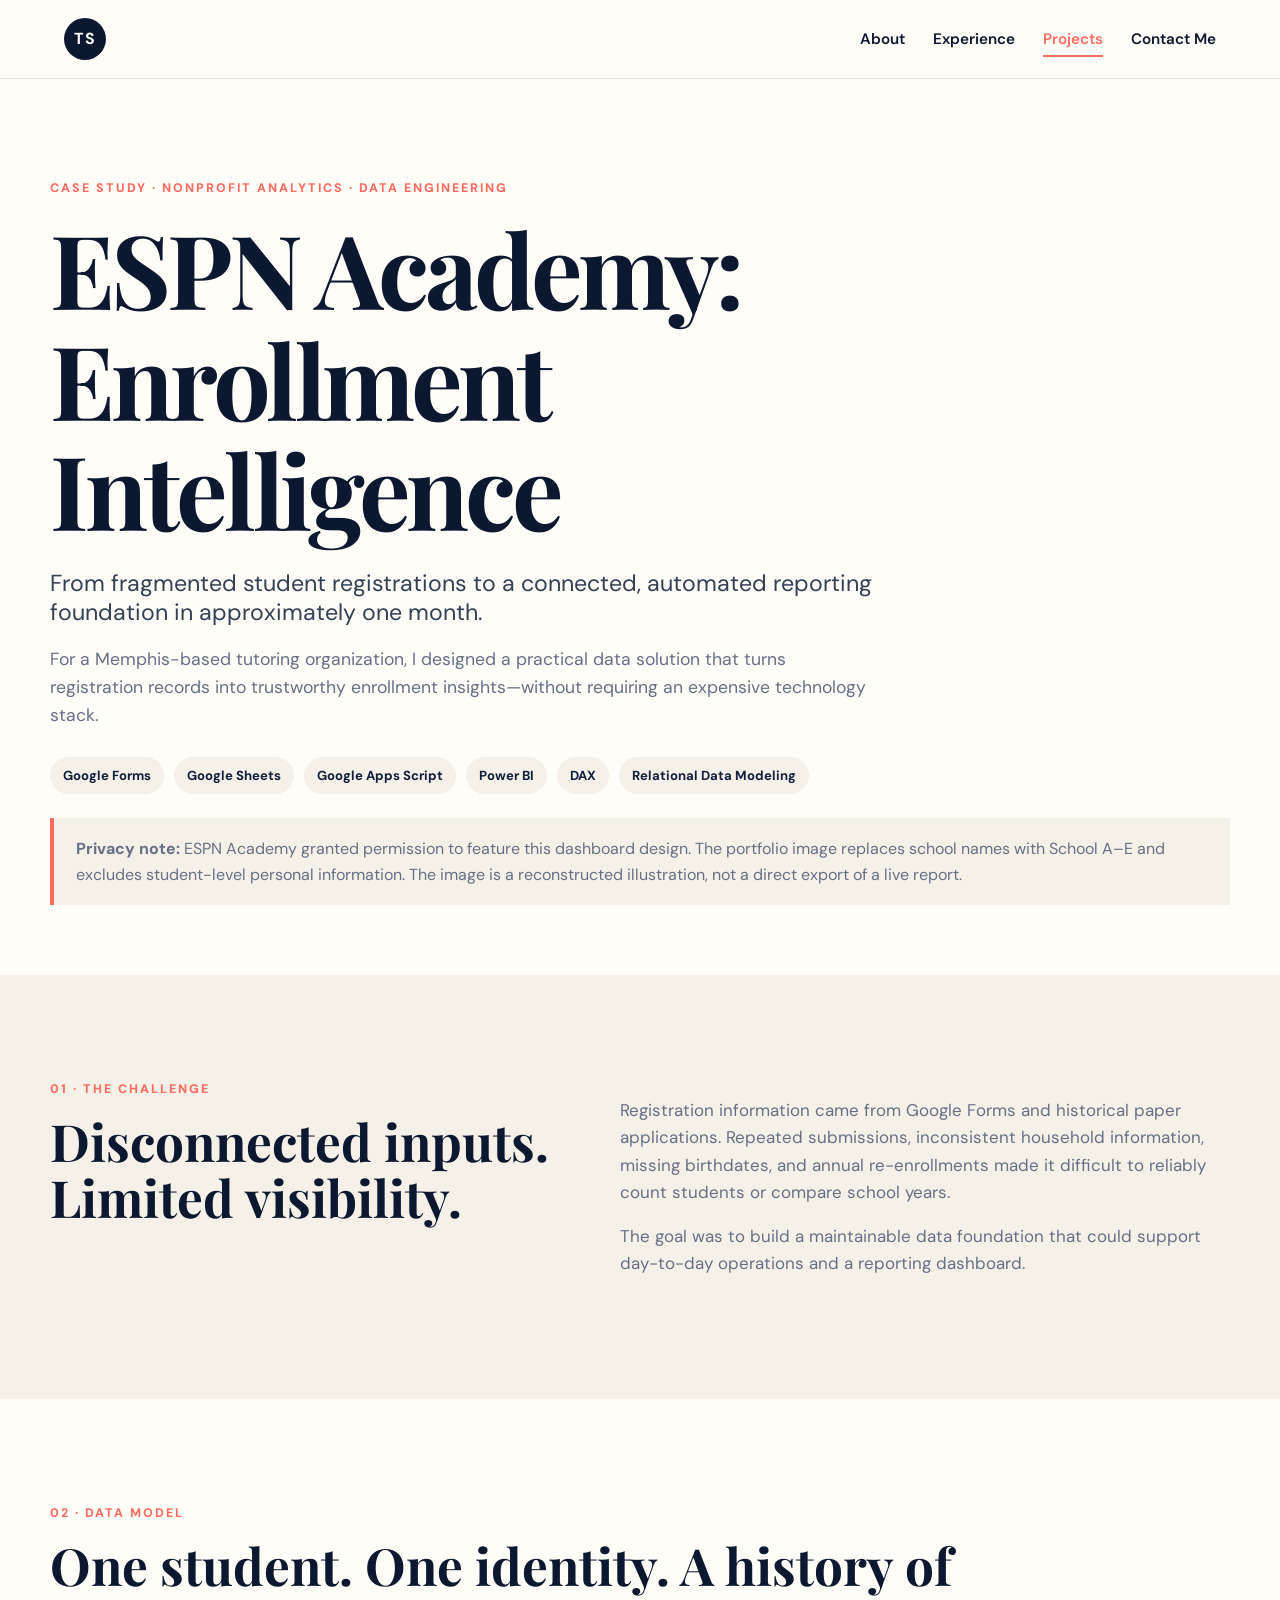
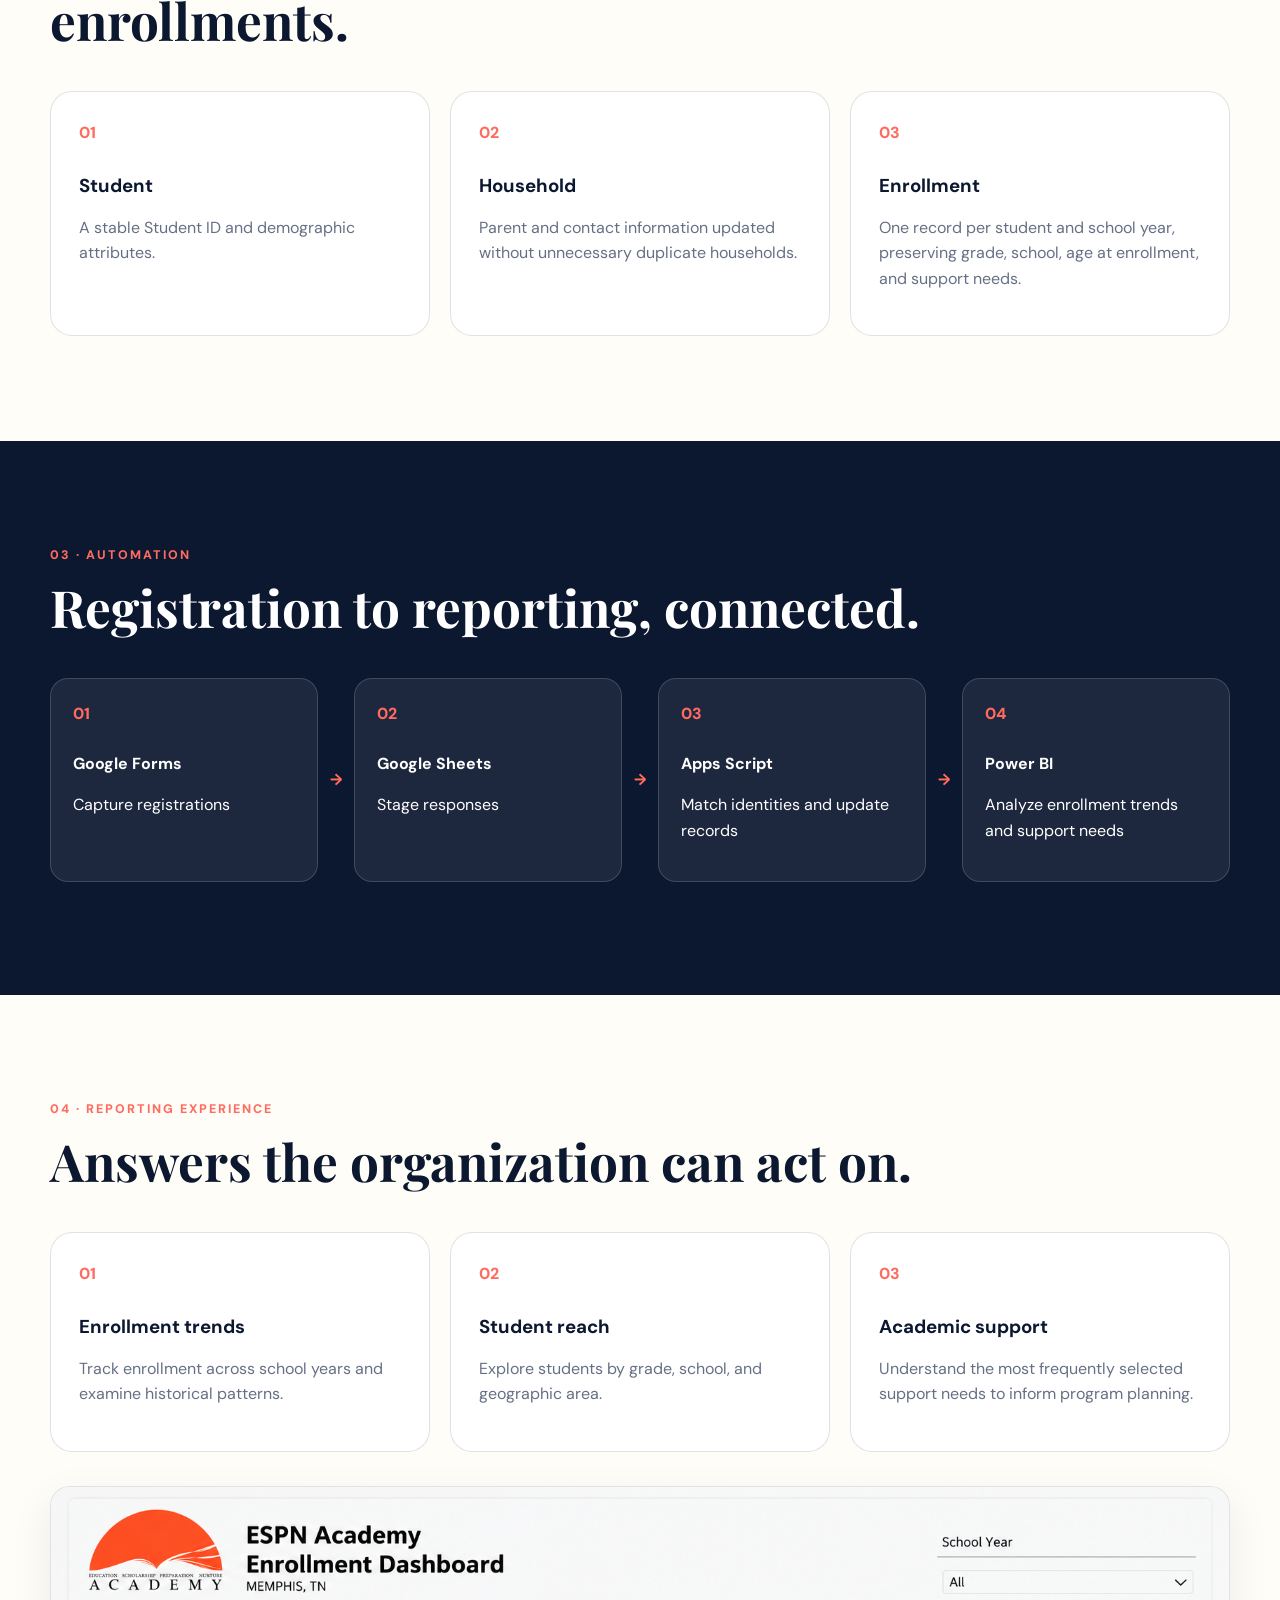
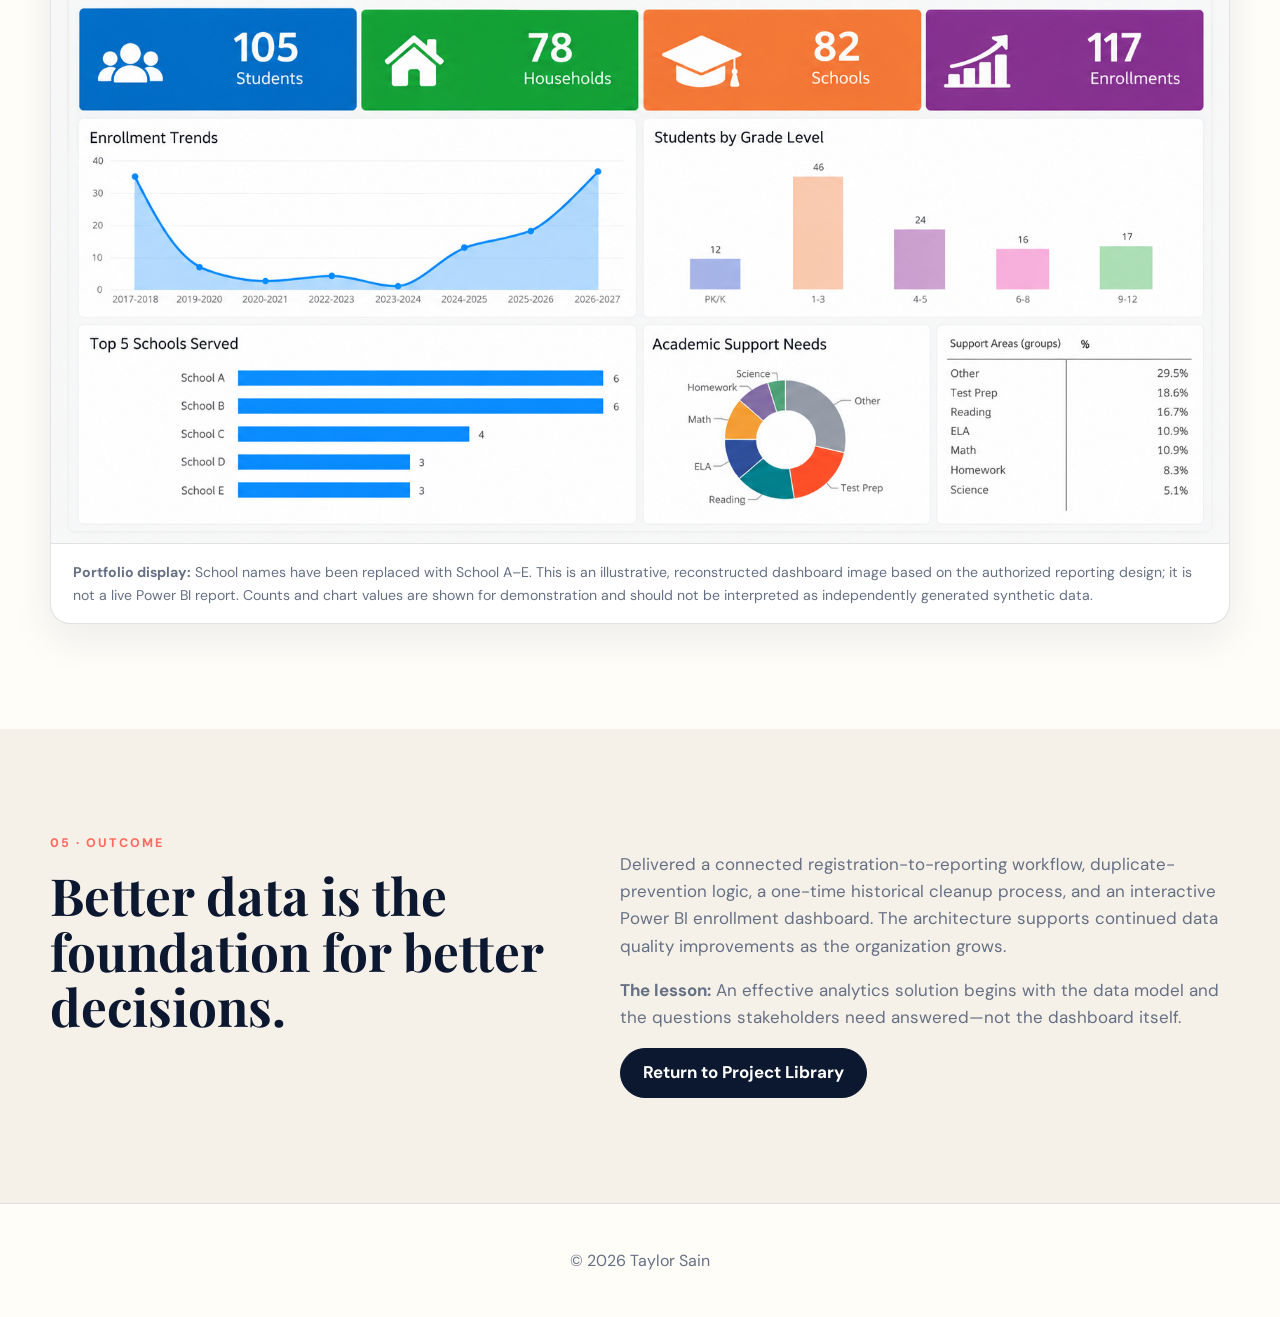
<file: projects/espn-academy.html>
<!DOCTYPE html><html lang="en"><head><meta charset="UTF-8"><meta name="viewport" content="width=device-width,initial-scale=1"><meta name="description" content="ESPN Academy enrollment intelligence case study by Taylor Sain."><title>ESPN Academy | Enrollment Intelligence</title><link rel="preconnect" href="https://fonts.googleapis.com"><link rel="preconnect" href="https://fonts.gstatic.com" crossorigin><link href="https://fonts.googleapis.com/css2?family=DM+Sans:wght@400;500;600;700&family=Playfair+Display:wght@600;700&display=swap" rel="stylesheet"><link rel="stylesheet" href="../style.css"><link rel="stylesheet" href="case-study.css"><style>
.espn-dashboard-figure{margin:34px 0 0;border:1px solid var(--line);border-radius:20px;overflow:hidden;background:white;box-shadow:0 14px 42px rgba(12,23,48,.08)}
.espn-dashboard-figure img{display:block;width:100%;height:auto}
.espn-dashboard-figure figcaption{padding:17px 22px;color:var(--muted);font-size:.88rem;line-height:1.6;border-top:1px solid var(--line)}
</style></head><body><header class="site-header">
    <a class="brand" href="../index.html" aria-label="Taylor Sain home">TS</a>
    <button class="menu-toggle" type="button" aria-label="Open navigation" aria-expanded="false">☰</button>
    <nav class="site-nav" aria-label="Primary navigation">
      <a href="../index.html#about">About</a>
      <a href="../resume.html">Experience</a>
      <a href="../projects.html" class="nav-active" aria-current="page">Projects</a>
      <a href="../index.html#contact">Contact Me</a>
    </nav>
  </header><main><section class="case-hero section-shell"><p class="eyebrow">CASE STUDY · NONPROFIT ANALYTICS · DATA ENGINEERING</p><h1>ESPN Academy: Enrollment Intelligence</h1><p class="case-lead">From fragmented student registrations to a connected, automated reporting foundation in approximately one month.</p><p class="case-intro">For a Memphis-based tutoring organization, I designed a practical data solution that turns registration records into trustworthy enrollment insights—without requiring an expensive technology stack.</p><div class="case-tags project-tags"><span>Google Forms</span><span>Google Sheets</span><span>Google Apps Script</span><span>Power BI</span><span>DAX</span><span>Relational Data Modeling</span></div><aside class="privacy-note"><strong>Privacy note:</strong> ESPN Academy granted permission to feature this dashboard design. The portfolio image replaces school names with School A–E and excludes student-level personal information. The image is a reconstructed illustration, not a direct export of a live report.</aside></section><section class="case-section case-section-tint"><div class="section-shell case-two-column"><div><p class="eyebrow">01 · THE CHALLENGE</p><h2>Disconnected inputs. Limited visibility.</h2></div><div class="case-body"><p>Registration information came from Google Forms and historical paper applications. Repeated submissions, inconsistent household information, missing birthdates, and annual re-enrollments made it difficult to reliably count students or compare school years.</p><p>The goal was to build a maintainable data foundation that could support day-to-day operations and a reporting dashboard.</p></div></div></section><section class="case-section section-shell"><p class="eyebrow">02 · DATA MODEL</p><h2>One student. One identity. A history of enrollments.</h2><div class="role-grid"><article><span>01</span><h3>Student</h3><p>A stable Student ID and demographic attributes.</p></article><article><span>02</span><h3>Household</h3><p>Parent and contact information updated without unnecessary duplicate households.</p></article><article><span>03</span><h3>Enrollment</h3><p>One record per student and school year, preserving grade, school, age at enrollment, and support needs.</p></article></div></section><section class="case-section case-section-dark"><div class="section-shell"><p class="eyebrow">03 · AUTOMATION</p><h2>Registration to reporting, connected.</h2><div class="process-flow"><article><span>01</span><strong>Google Forms</strong><p>Capture registrations</p></article><b>→</b><article><span>02</span><strong>Google Sheets</strong><p>Stage responses</p></article><b>→</b><article><span>03</span><strong>Apps Script</strong><p>Match identities and update records</p></article><b>→</b><article><span>04</span><strong>Power BI</strong><p>Analyze enrollment trends and support needs</p></article></div></div></section><section class="case-section section-shell"><p class="eyebrow">04 · REPORTING EXPERIENCE</p><h2>Answers the organization can act on.</h2><div class="role-grid"><article><span>01</span><h3>Enrollment trends</h3><p>Track enrollment across school years and examine historical patterns.</p></article><article><span>02</span><h3>Student reach</h3><p>Explore students by grade, school, and geographic area.</p></article><article><span>03</span><h3>Academic support</h3><p>Understand the most frequently selected support needs to inform program planning.</p></article></div><figure class="espn-dashboard-figure"><img src="../assets/images/espn-enrollment-dashboard-sanitized.png" alt="ESPN Academy Power BI enrollment dashboard showing enrollment trends, student grade levels, Top 5 Schools A through E, academic support needs, and four KPI tiles" loading="lazy"><figcaption><strong>Portfolio display:</strong> School names have been replaced with School A–E. This is an illustrative, reconstructed dashboard image based on the authorized reporting design; it is not a live Power BI report. Counts and chart values are shown for demonstration and should not be interpreted as independently generated synthetic data.</figcaption></figure></section><section class="case-section case-section-tint"><div class="section-shell case-two-column"><div><p class="eyebrow">05 · OUTCOME</p><h2>Better data is the foundation for better decisions.</h2></div><div class="case-body"><p>Delivered a connected registration-to-reporting workflow, duplicate-prevention logic, a one-time historical cleanup process, and an interactive Power BI enrollment dashboard. The architecture supports continued data quality improvements as the organization grows.</p><p><strong>The lesson:</strong> An effective analytics solution begins with the data model and the questions stakeholders need answered—not the dashboard itself.</p><a class="button button-primary" href="../projects.html">Return to Project Library</a></div></div></section></main><footer><p>© <span id="year"></span> Taylor Sain</p></footer><script src="../script.js"></script></body></html>
</file>
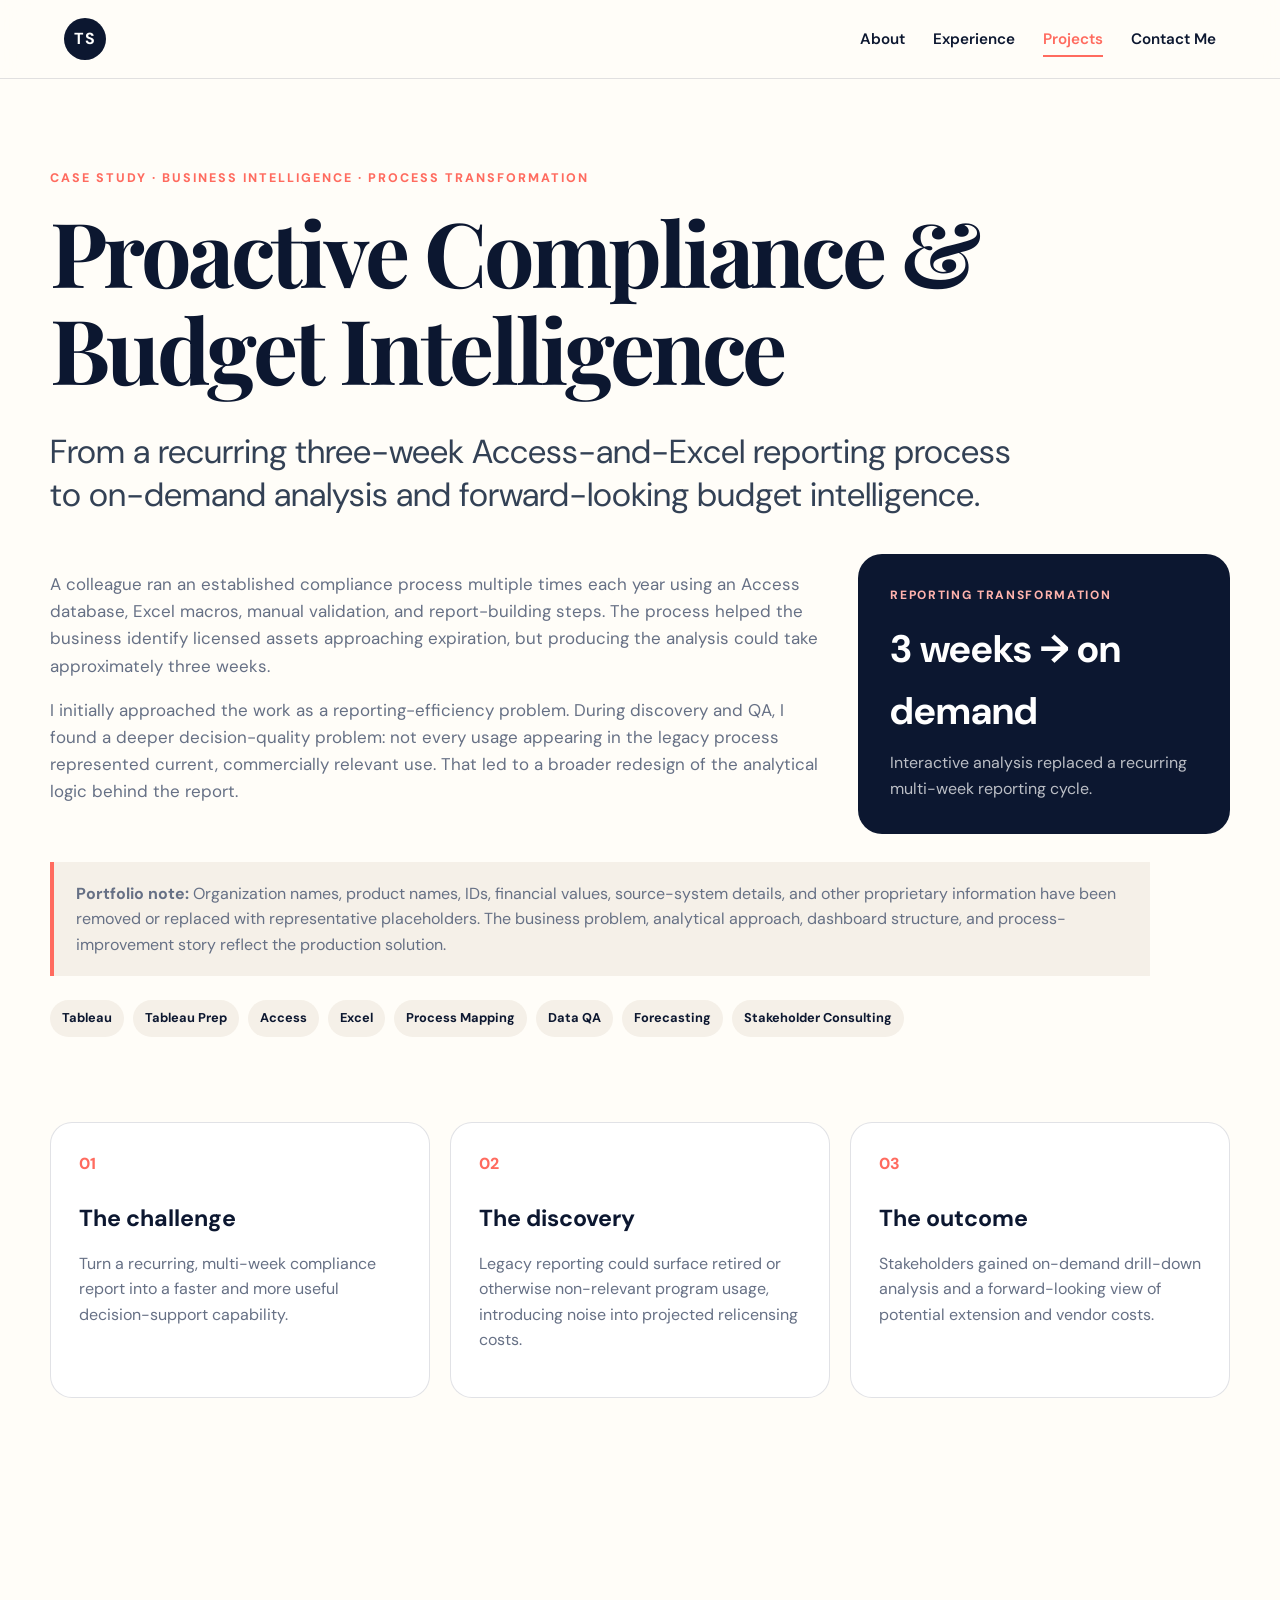
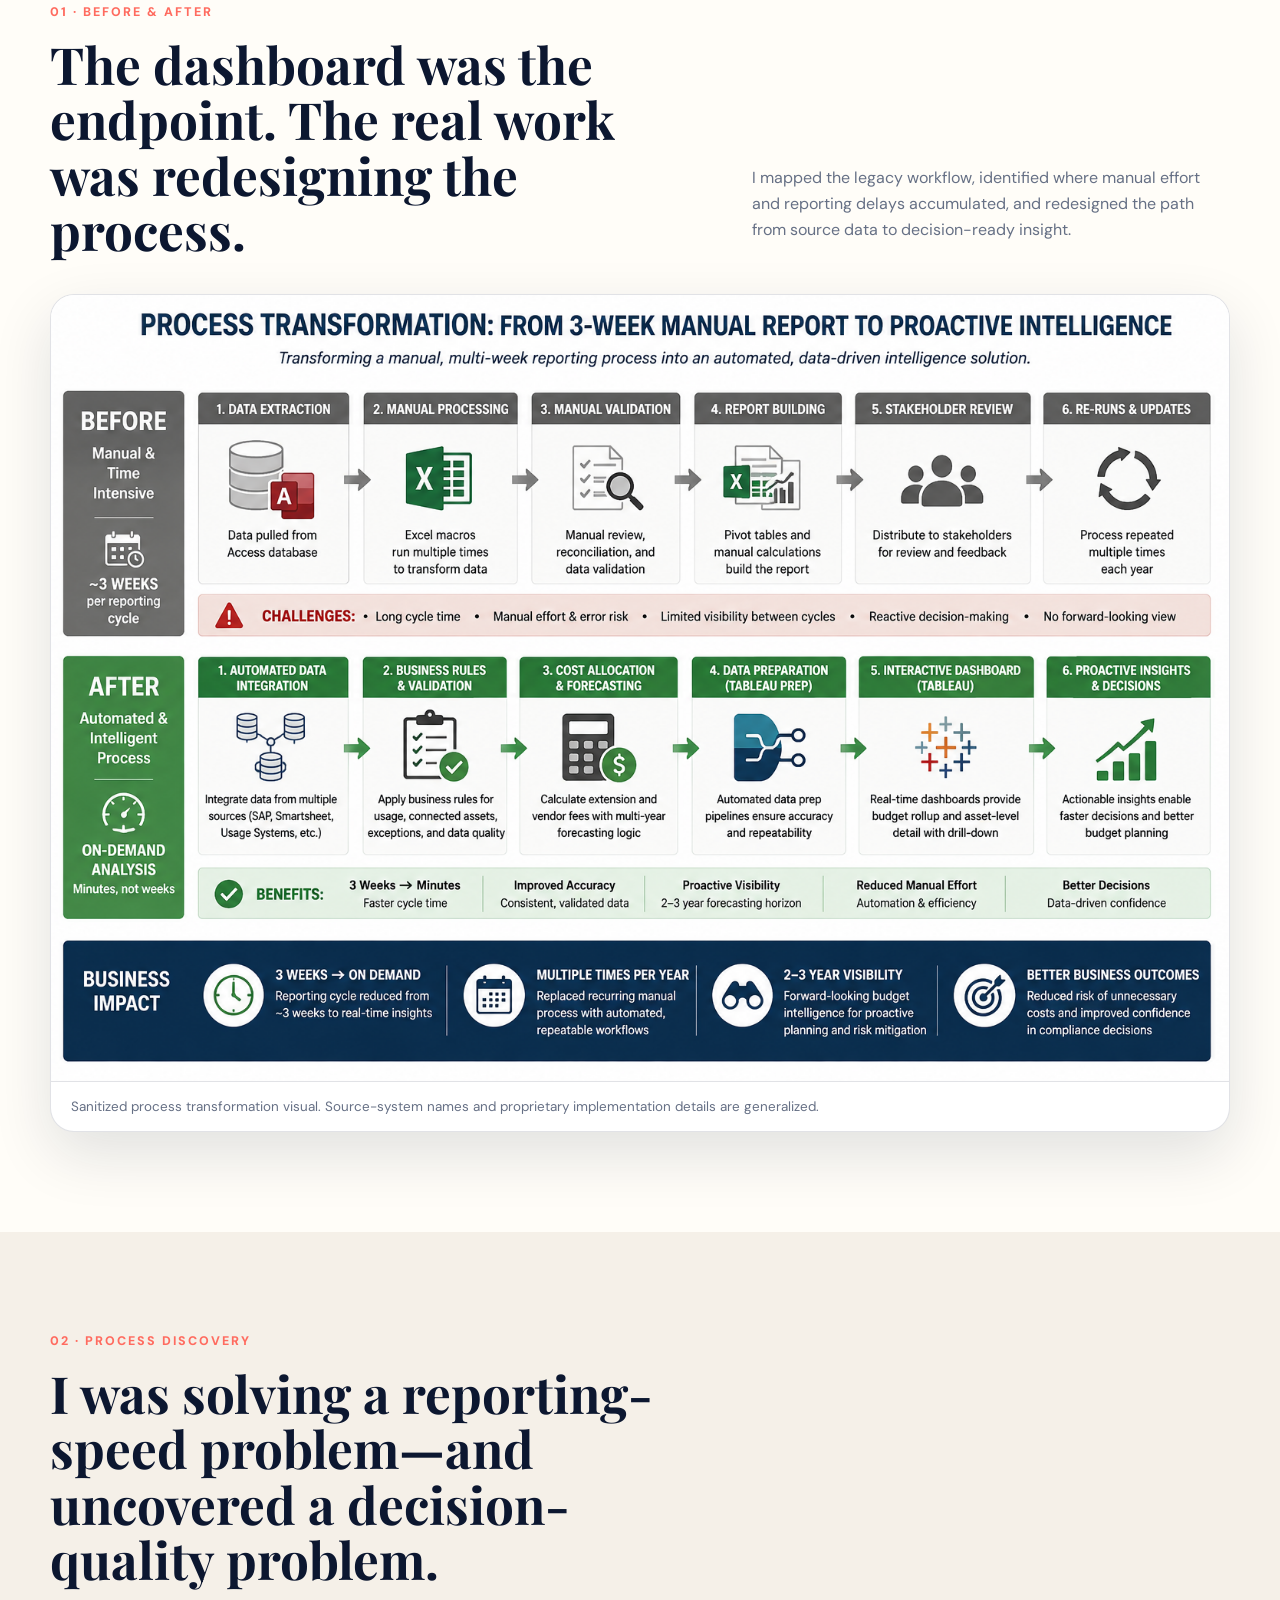
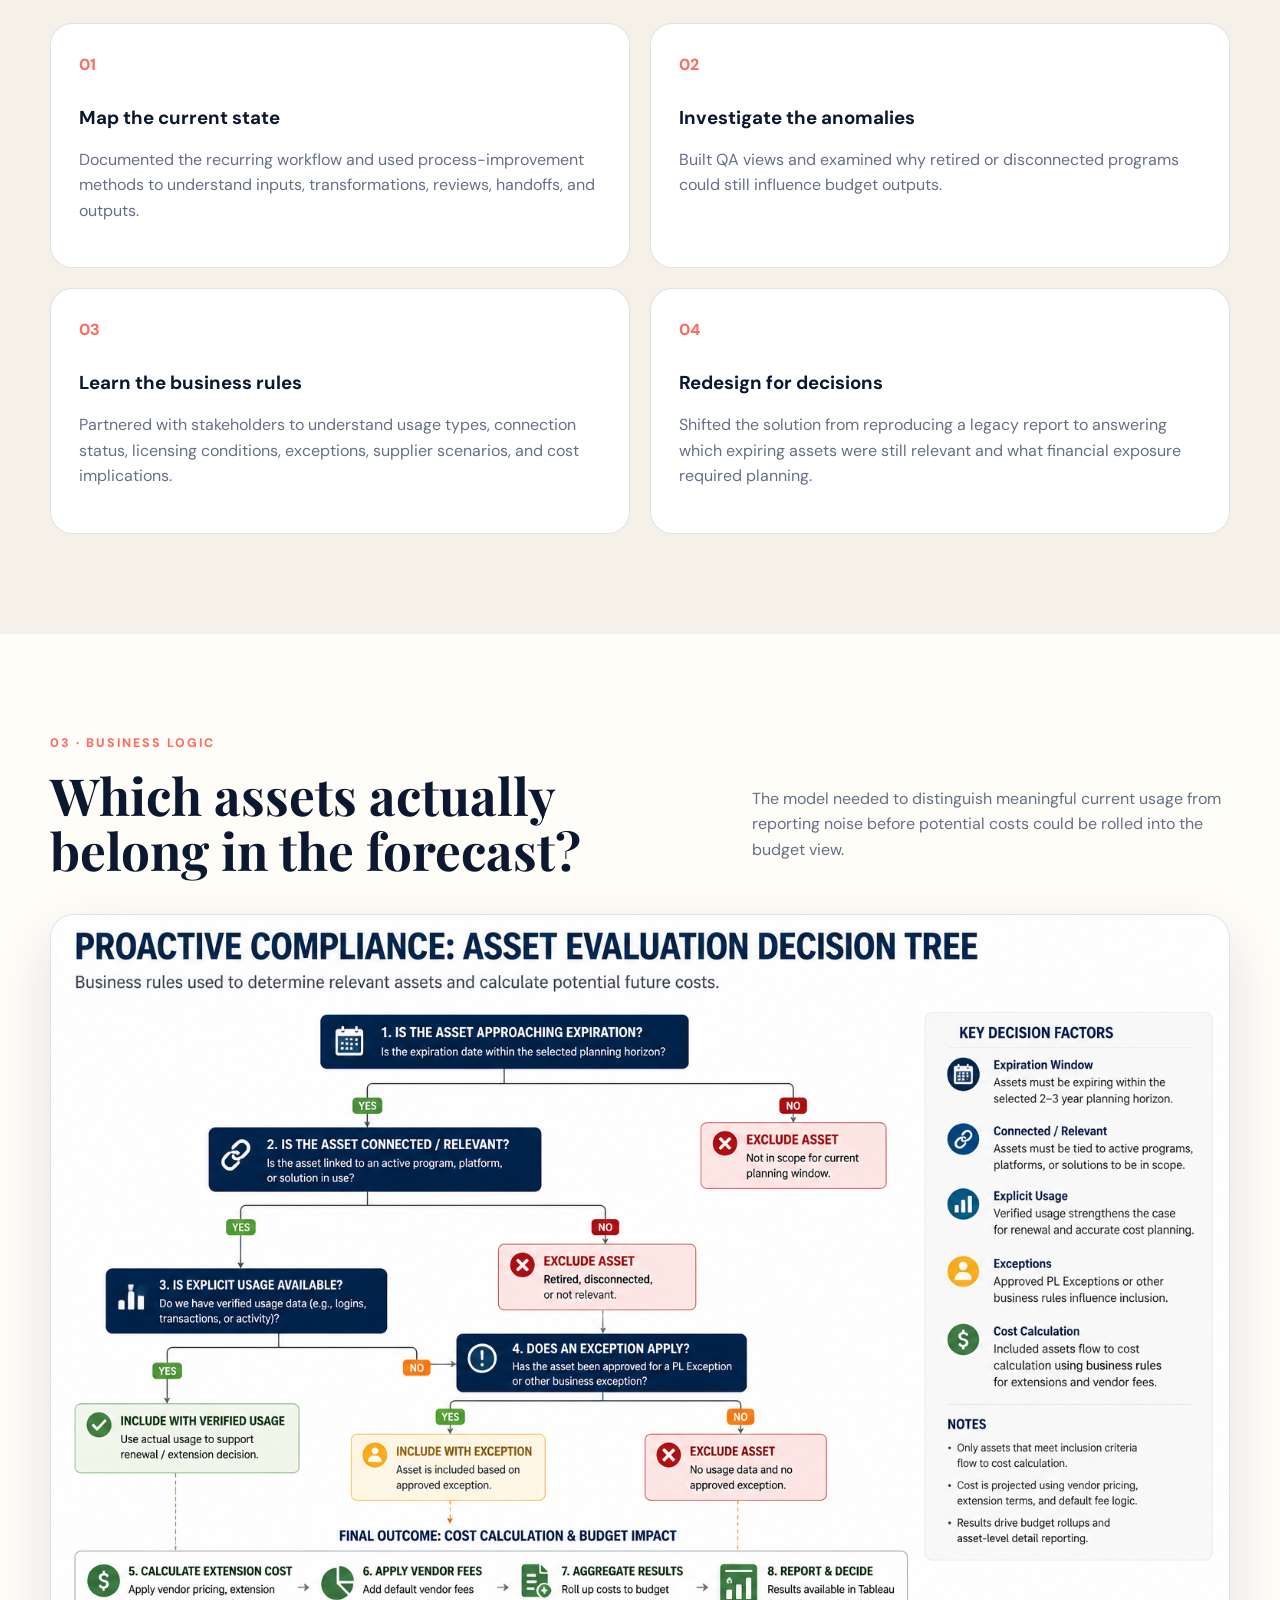
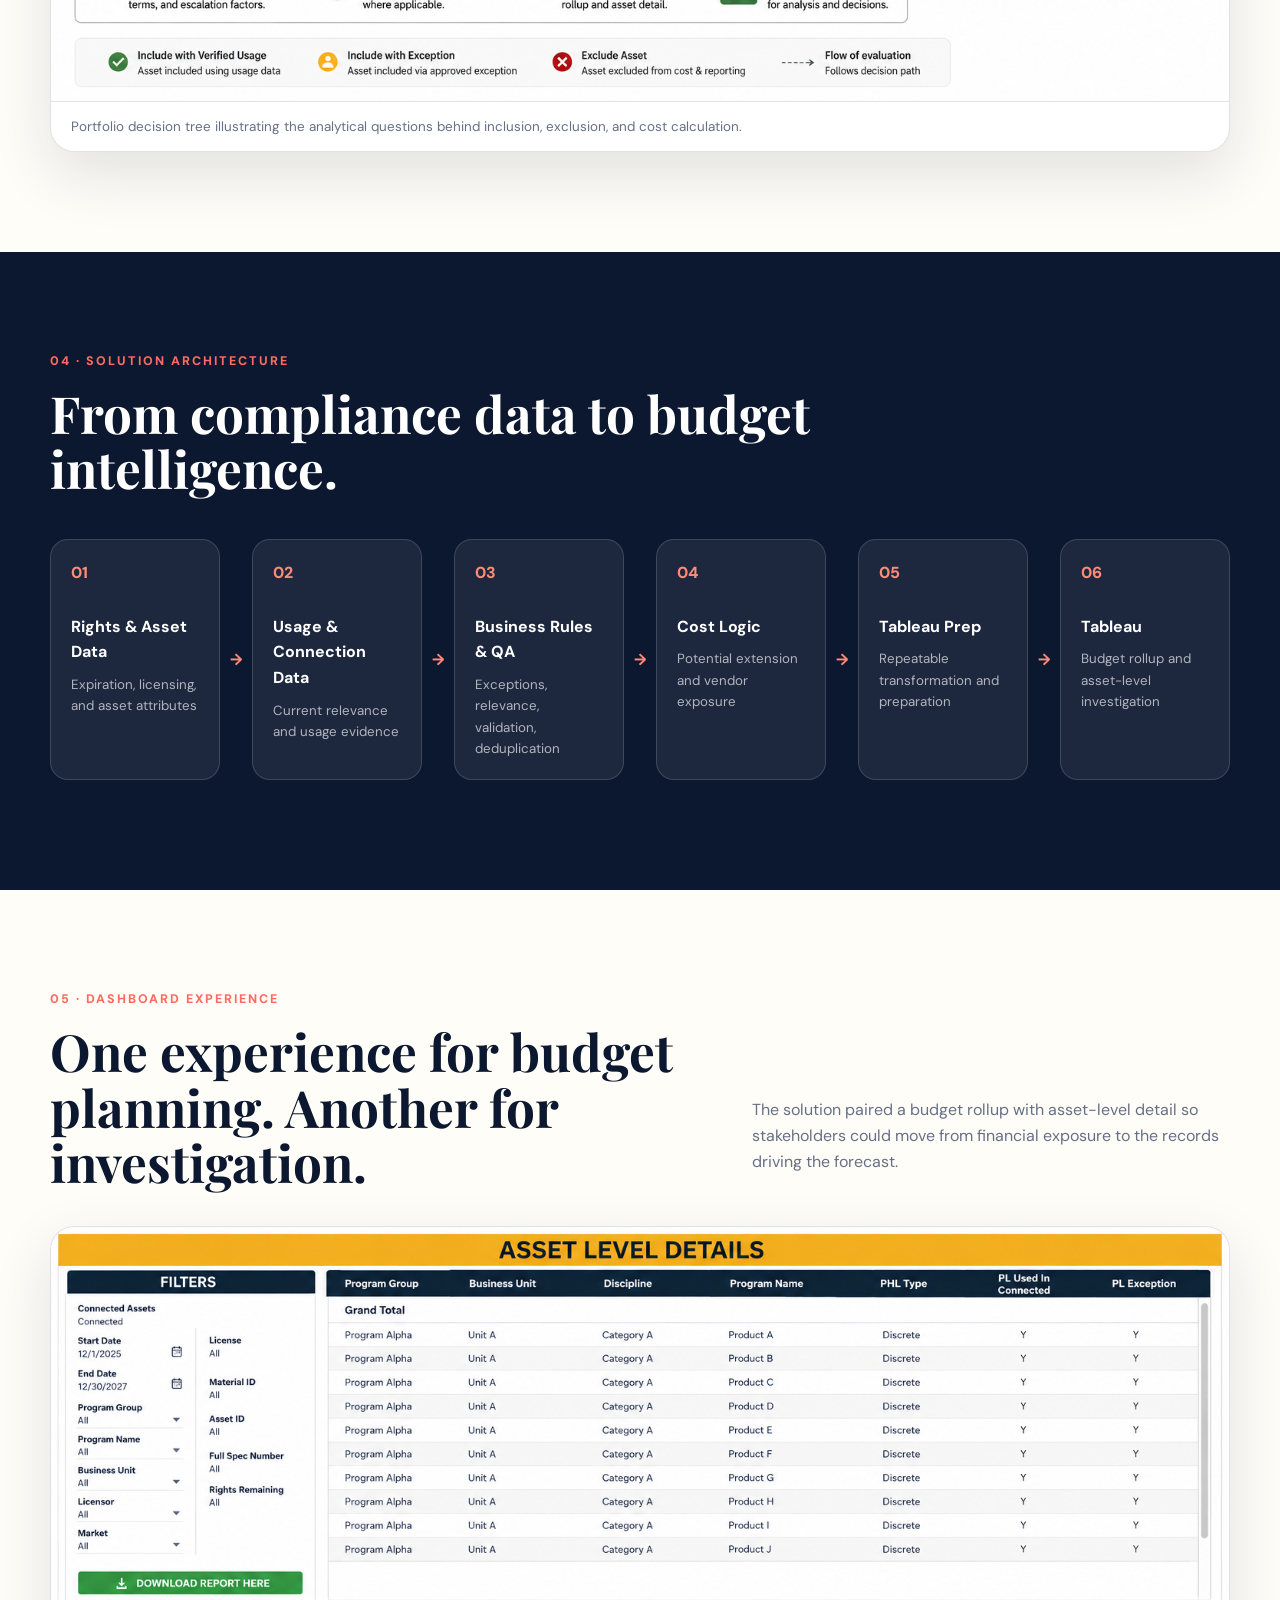
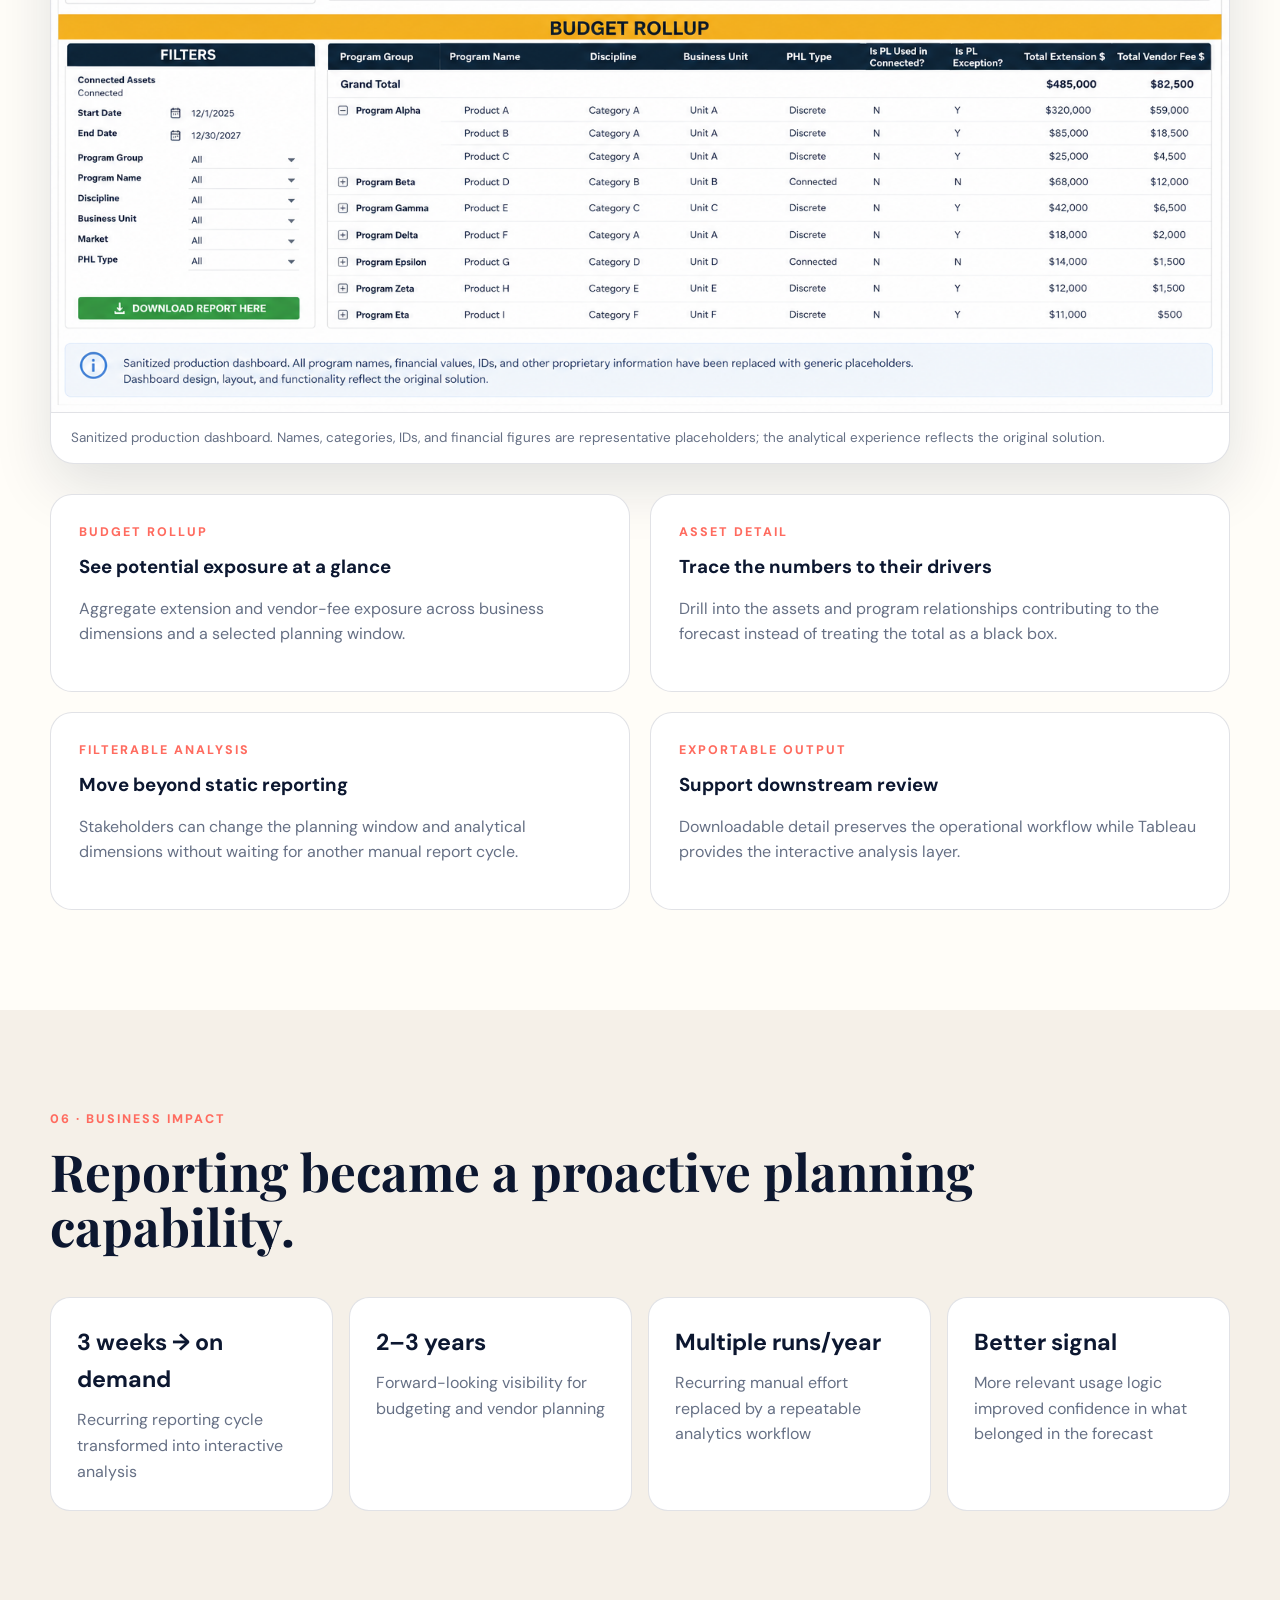
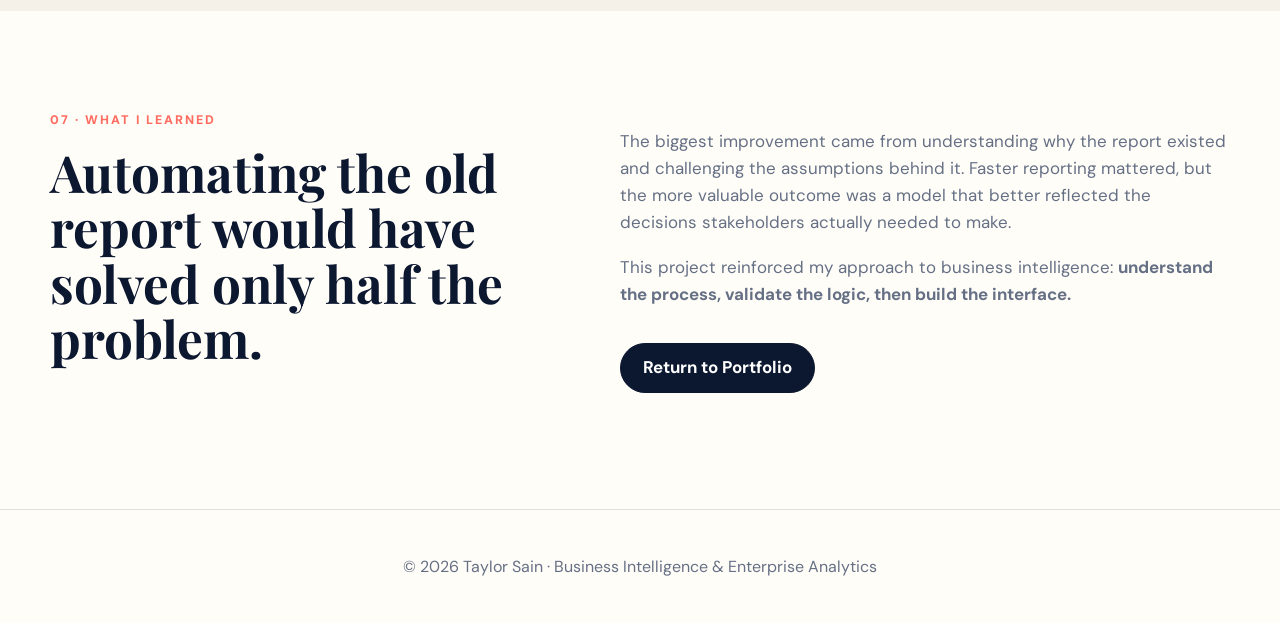
<file: projects/proactive-compliance.html>
<!DOCTYPE html>
<html lang="en">
<head>
  <meta charset="UTF-8" />
  <meta name="viewport" content="width=device-width, initial-scale=1.0" />
  <meta name="description" content="Taylor Sain case study: transforming a recurring three-week compliance reporting process into proactive, multi-year budget intelligence." />
  <title>Proactive Compliance & Budget Intelligence | Taylor Sain</title>
  <link rel="preconnect" href="https://fonts.googleapis.com">
  <link rel="preconnect" href="https://fonts.gstatic.com" crossorigin>
  <link href="https://fonts.googleapis.com/css2?family=DM+Sans:wght@400;500;600;700&family=Playfair+Display:wght@600;700&display=swap" rel="stylesheet">
  <link rel="stylesheet" href="../style.css" />
  <link rel="stylesheet" href="proactive-compliance.css" />
</head>
<body>
  <header class="site-header">
    <a class="brand" href="../index.html" aria-label="Taylor Sain home">TS</a>
    <button class="menu-toggle" type="button" aria-label="Open navigation" aria-expanded="false">☰</button>
    <nav class="site-nav" aria-label="Primary navigation">
      <a href="../index.html#about">About</a>
      <a href="../resume.html">Experience</a>
      <a href="../projects.html" class="nav-active" aria-current="page">Projects</a>
      <a href="../index.html#contact">Contact Me</a>
    </nav>
  </header>

  <main>
    <section class="pc-hero section-shell">
      <p class="eyebrow">CASE STUDY · BUSINESS INTELLIGENCE · PROCESS TRANSFORMATION</p>
      <h1>Proactive Compliance &amp; Budget Intelligence</h1>
      <p class="pc-lead">From a recurring three-week Access-and-Excel reporting process to on-demand analysis and forward-looking budget intelligence.</p>

      <div class="pc-hero-grid">
        <div>
          <p>
            A colleague ran an established compliance process multiple times each year using an Access database,
            Excel macros, manual validation, and report-building steps. The process helped the business identify
            licensed assets approaching expiration, but producing the analysis could take approximately three weeks.
          </p>
          <p>
            I initially approached the work as a reporting-efficiency problem. During discovery and QA, I found a
            deeper decision-quality problem: not every usage appearing in the legacy process represented current,
            commercially relevant use. That led to a broader redesign of the analytical logic behind the report.
          </p>
        </div>
        <div class="pc-impact-card">
          <span>REPORTING TRANSFORMATION</span>
          <strong>3 weeks → on demand</strong>
          <p>Interactive analysis replaced a recurring multi-week reporting cycle.</p>
        </div>
      </div>

      <aside class="portfolio-note">
        <strong>Portfolio note:</strong> Organization names, product names, IDs, financial values, source-system details,
        and other proprietary information have been removed or replaced with representative placeholders. The business
        problem, analytical approach, dashboard structure, and process-improvement story reflect the production solution.
      </aside>

      <div class="case-tags">
        <span>Tableau</span><span>Tableau Prep</span><span>Access</span><span>Excel</span>
        <span>Process Mapping</span><span>Data QA</span><span>Forecasting</span><span>Stakeholder Consulting</span>
      </div>
    </section>

    <section class="pc-summary section-shell">
      <article><span>01</span><h2>The challenge</h2><p>Turn a recurring, multi-week compliance report into a faster and more useful decision-support capability.</p></article>
      <article><span>02</span><h2>The discovery</h2><p>Legacy reporting could surface retired or otherwise non-relevant program usage, introducing noise into projected relicensing costs.</p></article>
      <article><span>03</span><h2>The outcome</h2><p>Stakeholders gained on-demand drill-down analysis and a forward-looking view of potential extension and vendor costs.</p></article>
    </section>

    <section class="pc-section section-shell">
      <div class="pc-section-heading">
        <div><p class="eyebrow">01 · BEFORE &amp; AFTER</p><h2>The dashboard was the endpoint. The real work was redesigning the process.</h2></div>
        <p>I mapped the legacy workflow, identified where manual effort and reporting delays accumulated, and redesigned the path from source data to decision-ready insight.</p>
      </div>
      <figure class="pc-visual">
        <img src="../assets/images/proactive-process-transformation.png" alt="Sanitized before and after process transformation from a three-week manual reporting cycle to on-demand proactive intelligence">
        <figcaption>Sanitized process transformation visual. Source-system names and proprietary implementation details are generalized.</figcaption>
      </figure>
    </section>

    <section class="pc-section pc-tint">
      <div class="section-shell">
        <div class="pc-section-heading">
          <div><p class="eyebrow">02 · PROCESS DISCOVERY</p><h2>I was solving a reporting-speed problem—and uncovered a decision-quality problem.</h2></div>
        </div>
        <div class="pc-story-grid">
          <article><span>01</span><h3>Map the current state</h3><p>Documented the recurring workflow and used process-improvement methods to understand inputs, transformations, reviews, handoffs, and outputs.</p></article>
          <article><span>02</span><h3>Investigate the anomalies</h3><p>Built QA views and examined why retired or disconnected programs could still influence budget outputs.</p></article>
          <article><span>03</span><h3>Learn the business rules</h3><p>Partnered with stakeholders to understand usage types, connection status, licensing conditions, exceptions, supplier scenarios, and cost implications.</p></article>
          <article><span>04</span><h3>Redesign for decisions</h3><p>Shifted the solution from reproducing a legacy report to answering which expiring assets were still relevant and what financial exposure required planning.</p></article>
        </div>
      </div>
    </section>

    <section class="pc-section section-shell">
      <div class="pc-section-heading">
        <div><p class="eyebrow">03 · BUSINESS LOGIC</p><h2>Which assets actually belong in the forecast?</h2></div>
        <p>The model needed to distinguish meaningful current usage from reporting noise before potential costs could be rolled into the budget view.</p>
      </div>
      <figure class="pc-visual">
        <img src="../assets/images/proactive-decision-tree.png" alt="Sanitized asset evaluation decision tree for expiration, relevance, usage, exceptions, and cost calculation">
        <figcaption>Portfolio decision tree illustrating the analytical questions behind inclusion, exclusion, and cost calculation.</figcaption>
      </figure>
    </section>

    <section class="pc-section pc-dark">
      <div class="section-shell">
        <p class="eyebrow">04 · SOLUTION ARCHITECTURE</p>
        <h2>From compliance data to budget intelligence.</h2>
        <div class="pc-architecture">
          <article><span>01</span><strong>Rights &amp; Asset Data</strong><small>Expiration, licensing, and asset attributes</small></article><b>→</b>
          <article><span>02</span><strong>Usage &amp; Connection Data</strong><small>Current relevance and usage evidence</small></article><b>→</b>
          <article><span>03</span><strong>Business Rules &amp; QA</strong><small>Exceptions, relevance, validation, deduplication</small></article><b>→</b>
          <article><span>04</span><strong>Cost Logic</strong><small>Potential extension and vendor exposure</small></article><b>→</b>
          <article><span>05</span><strong>Tableau Prep</strong><small>Repeatable transformation and preparation</small></article><b>→</b>
          <article><span>06</span><strong>Tableau</strong><small>Budget rollup and asset-level investigation</small></article>
        </div>
      </div>
    </section>

    <section class="pc-section section-shell">
      <div class="pc-section-heading">
        <div><p class="eyebrow">05 · DASHBOARD EXPERIENCE</p><h2>One experience for budget planning. Another for investigation.</h2></div>
        <p>The solution paired a budget rollup with asset-level detail so stakeholders could move from financial exposure to the records driving the forecast.</p>
      </div>
      <figure class="pc-visual pc-dashboard">
        <img src="../assets/images/proactive-dashboard-sanitized.png" alt="Sanitized production-style compliance dashboard showing asset-level details and budget rollup">
        <figcaption>Sanitized production dashboard. Names, categories, IDs, and financial figures are representative placeholders; the analytical experience reflects the original solution.</figcaption>
      </figure>
      <div class="pc-feature-grid">
        <article><p class="eyebrow">BUDGET ROLLUP</p><h3>See potential exposure at a glance</h3><p>Aggregate extension and vendor-fee exposure across business dimensions and a selected planning window.</p></article>
        <article><p class="eyebrow">ASSET DETAIL</p><h3>Trace the numbers to their drivers</h3><p>Drill into the assets and program relationships contributing to the forecast instead of treating the total as a black box.</p></article>
        <article><p class="eyebrow">FILTERABLE ANALYSIS</p><h3>Move beyond static reporting</h3><p>Stakeholders can change the planning window and analytical dimensions without waiting for another manual report cycle.</p></article>
        <article><p class="eyebrow">EXPORTABLE OUTPUT</p><h3>Support downstream review</h3><p>Downloadable detail preserves the operational workflow while Tableau provides the interactive analysis layer.</p></article>
      </div>
    </section>

    <section class="pc-section pc-tint">
      <div class="section-shell">
        <p class="eyebrow">06 · BUSINESS IMPACT</p>
        <h2>Reporting became a proactive planning capability.</h2>
        <div class="pc-metrics">
          <article><strong>3 weeks → on demand</strong><span>Recurring reporting cycle transformed into interactive analysis</span></article>
          <article><strong>2–3 years</strong><span>Forward-looking visibility for budgeting and vendor planning</span></article>
          <article><strong>Multiple runs/year</strong><span>Recurring manual effort replaced by a repeatable analytics workflow</span></article>
          <article><strong>Better signal</strong><span>More relevant usage logic improved confidence in what belonged in the forecast</span></article>
        </div>
      </div>
    </section>

    <section class="pc-section section-shell">
      <div class="pc-lesson">
        <div><p class="eyebrow">07 · WHAT I LEARNED</p><h2>Automating the old report would have solved only half the problem.</h2></div>
        <div>
          <p>The biggest improvement came from understanding why the report existed and challenging the assumptions behind it. Faster reporting mattered, but the more valuable outcome was a model that better reflected the decisions stakeholders actually needed to make.</p>
          <p>This project reinforced my approach to business intelligence: <strong>understand the process, validate the logic, then build the interface.</strong></p>
          <a class="button button-primary" href="../projects.html">Return to Portfolio</a>
        </div>
      </div>
    </section>
  </main>

  <footer><p>© <span id="year"></span> Taylor Sain · Business Intelligence &amp; Enterprise Analytics</p></footer>
  
<script src="../script.js"></script></body>
</html>
</file>
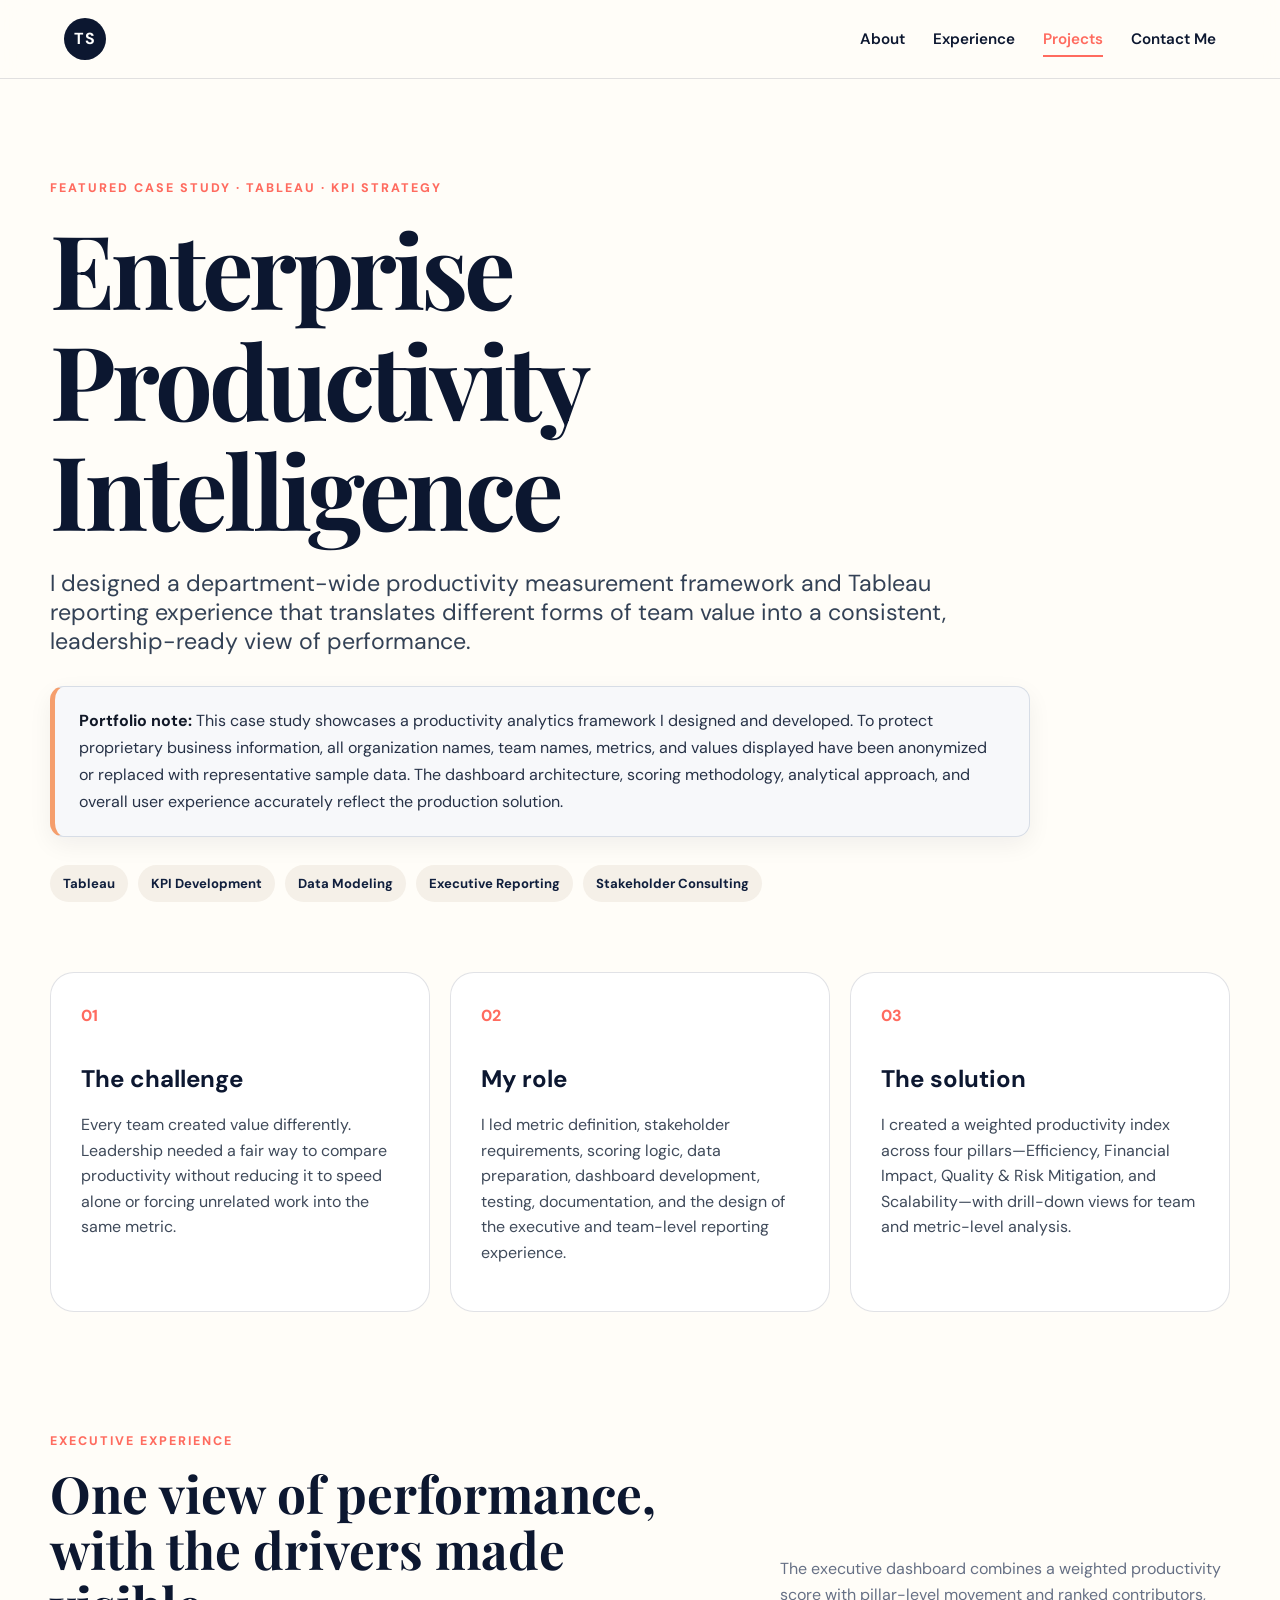
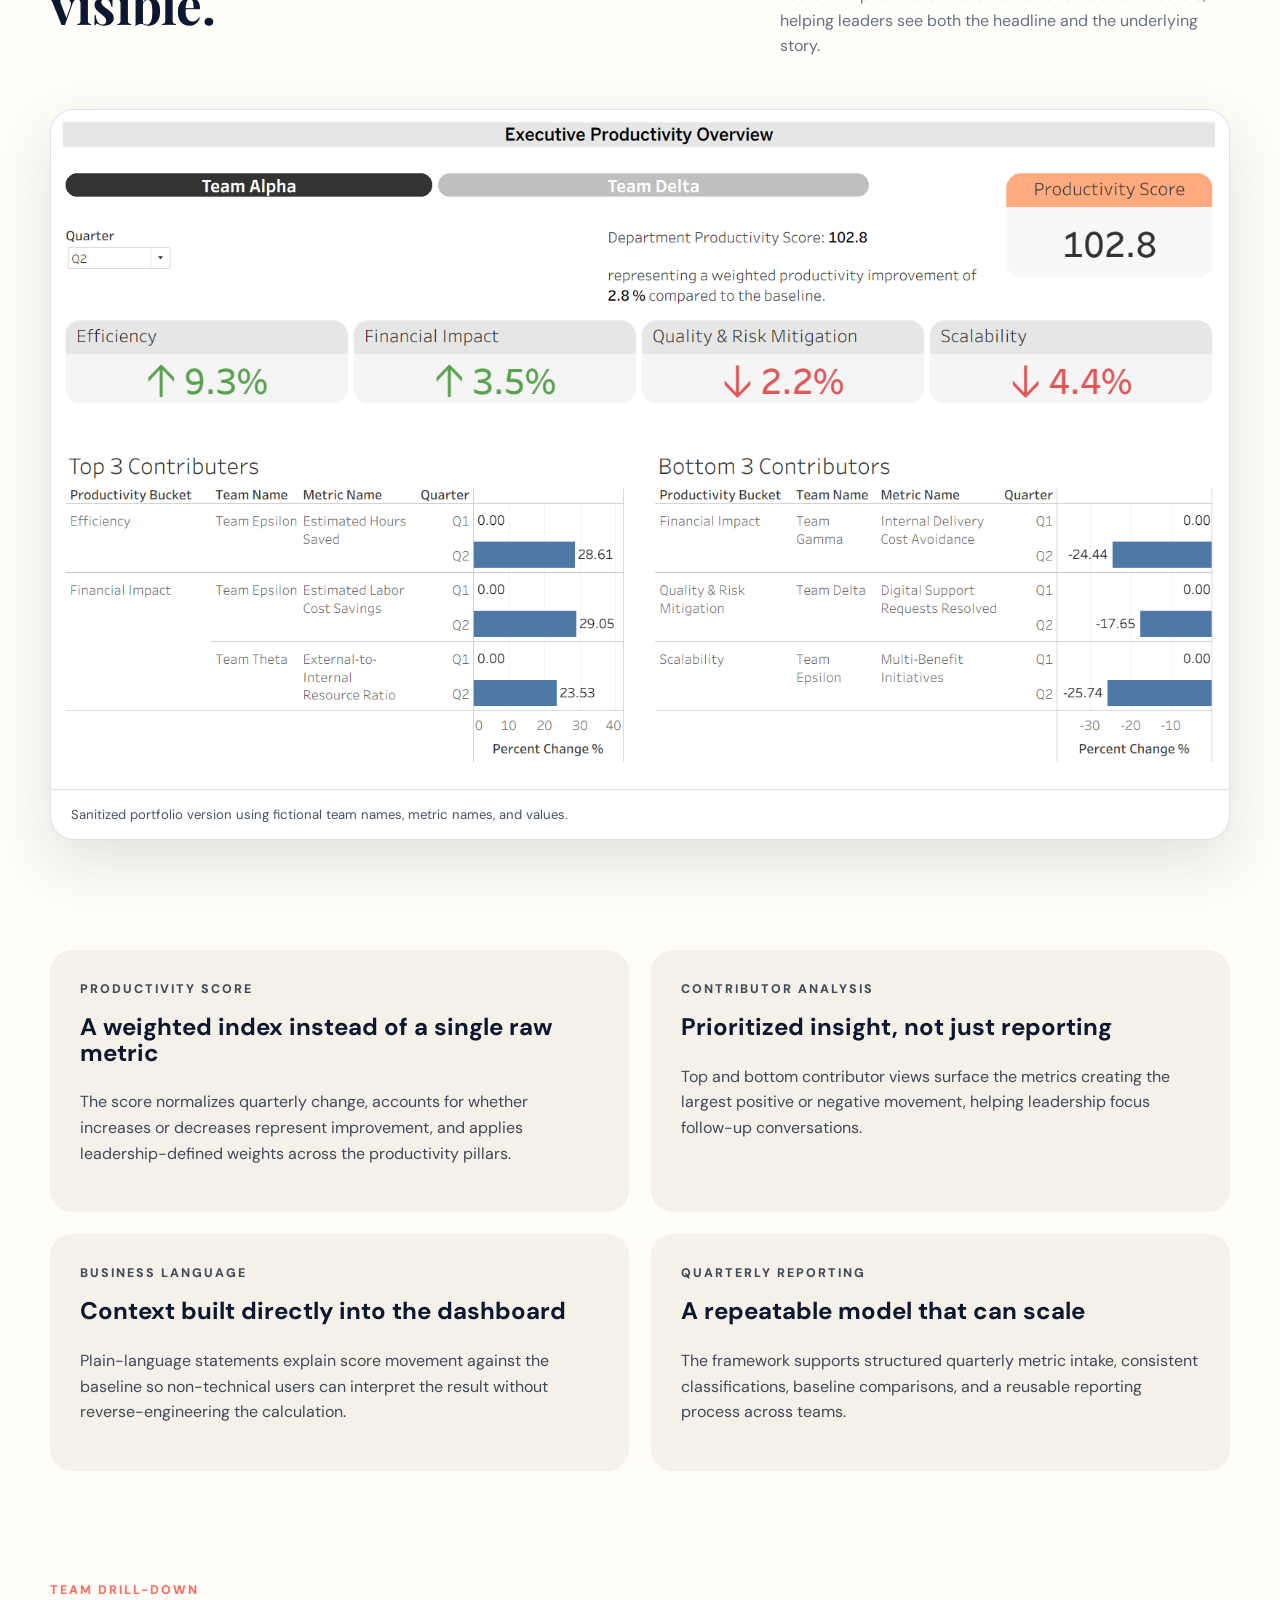
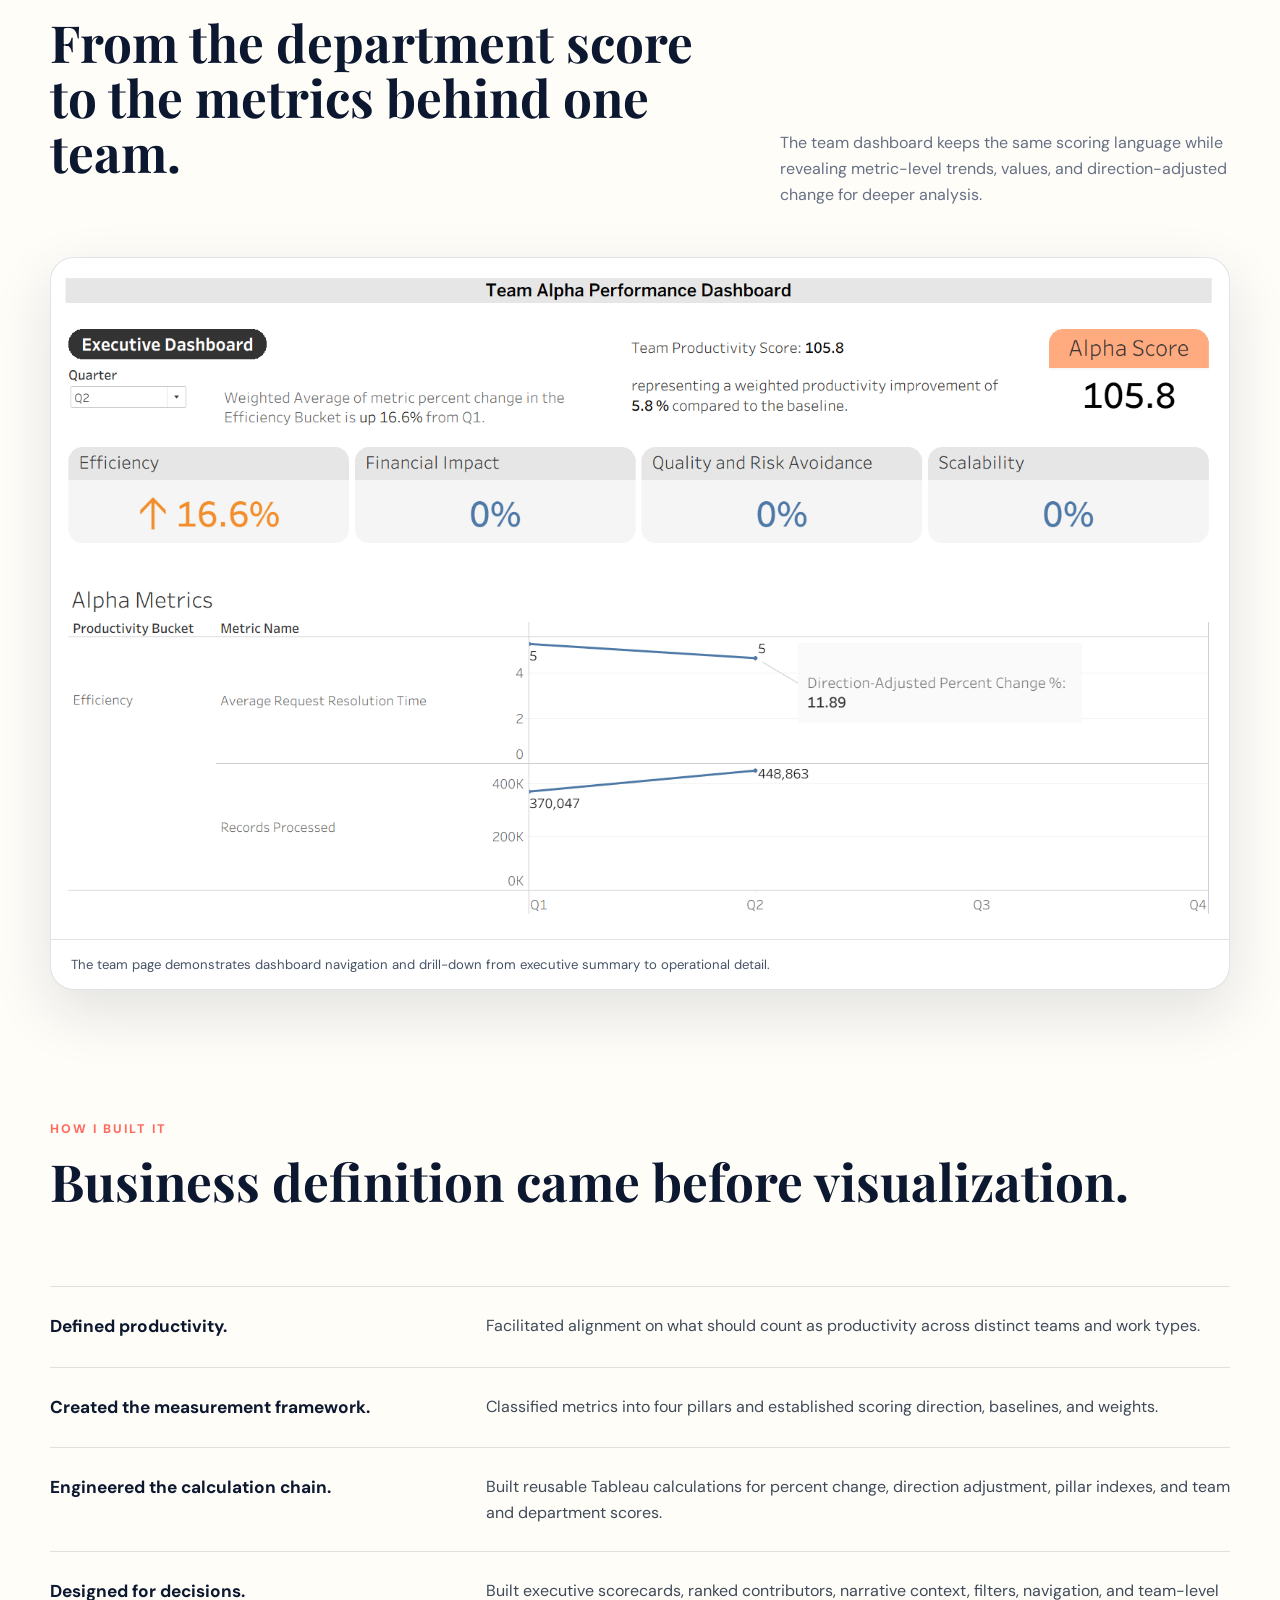
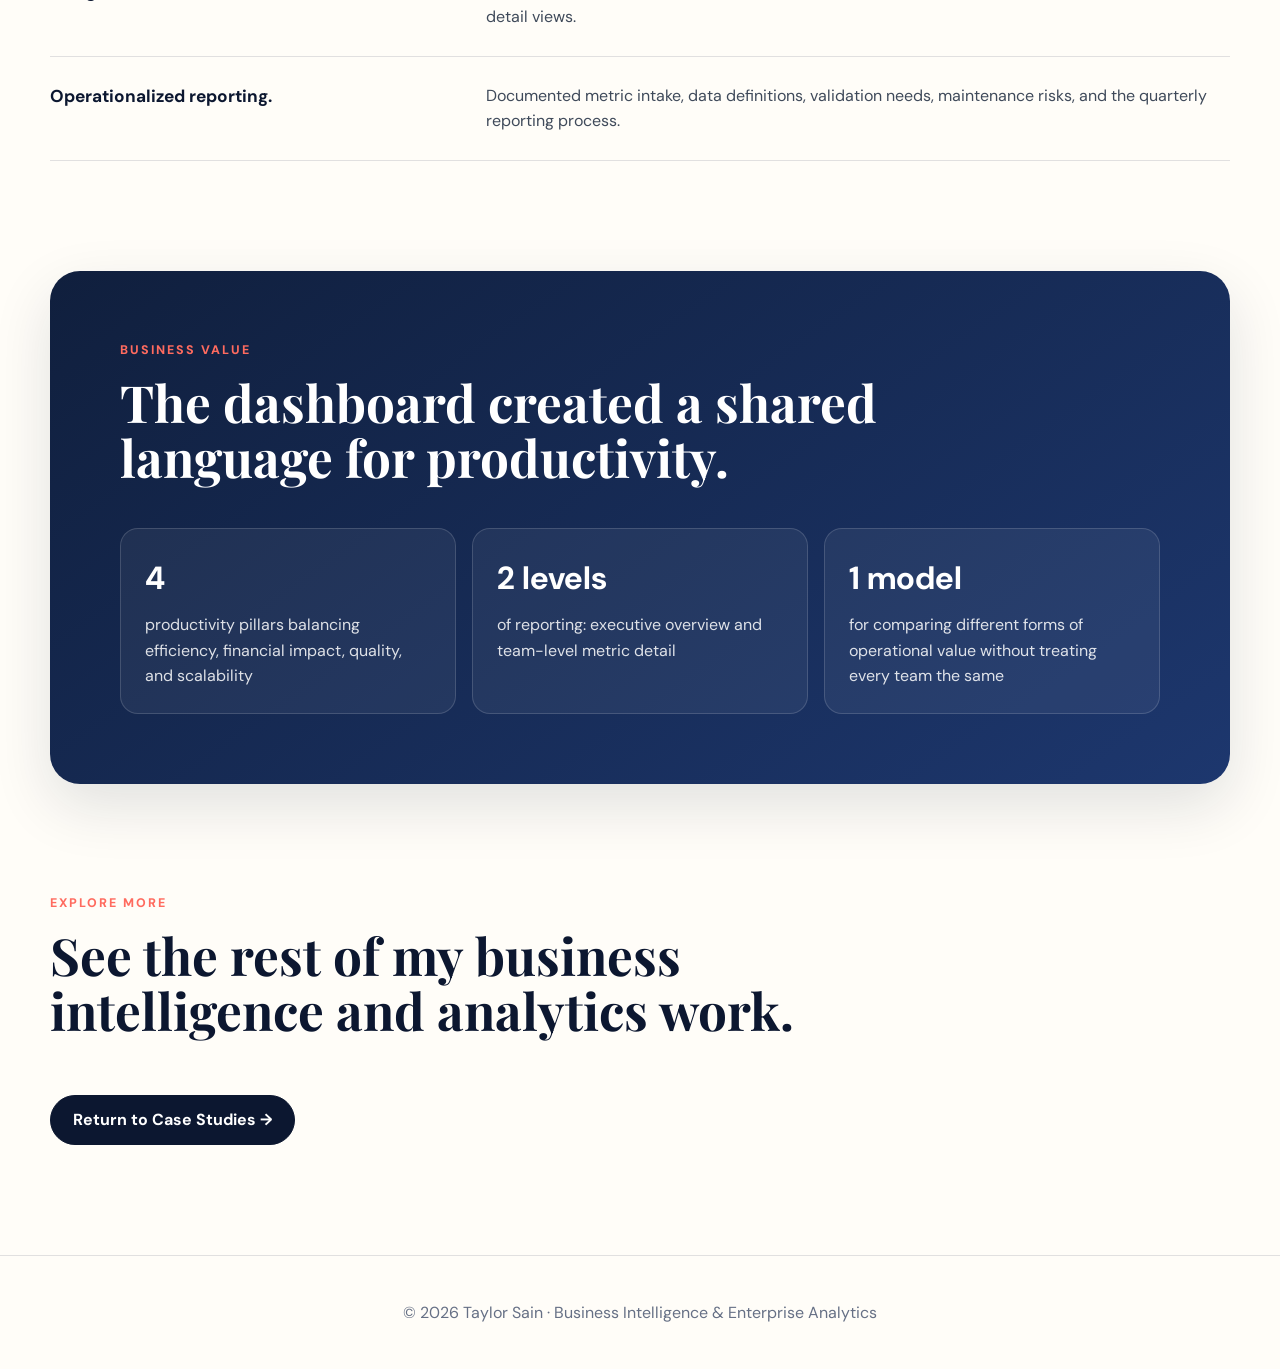
<file: projects/productivity-intelligence.html>
<!DOCTYPE html>
<html lang="en">
<head>
  <meta charset="UTF-8" />
  <meta name="viewport" content="width=device-width, initial-scale=1.0" />
  <meta name="description" content="Taylor Sain case study: an enterprise productivity measurement framework and Tableau dashboard for executive reporting." />
  <title>Enterprise Productivity Intelligence | Taylor Sain</title>
  <link rel="preconnect" href="https://fonts.googleapis.com">
  <link rel="preconnect" href="https://fonts.gstatic.com" crossorigin>
  <link href="https://fonts.googleapis.com/css2?family=DM+Sans:wght@400;500;600;700&family=Playfair+Display:wght@600;700&display=swap" rel="stylesheet">
  <link rel="stylesheet" href="../style.css" />
  <link rel="stylesheet" href="case-study.css" />
</head>
<body>
  <header class="site-header">
    <a class="brand" href="../index.html" aria-label="Taylor Sain home">TS</a>
    <button class="menu-toggle" type="button" aria-label="Open navigation" aria-expanded="false">☰</button>
    <nav class="site-nav" aria-label="Primary navigation">
      <a href="../index.html#about">About</a>
      <a href="../resume.html">Experience</a>
      <a href="../projects.html" class="nav-active" aria-current="page">Projects</a>
      <a href="../index.html#contact">Contact Me</a>
    </nav>
  </header>

  <main>
    <section class="case-hero section-shell">
      <p class="eyebrow">FEATURED CASE STUDY · TABLEAU · KPI STRATEGY</p>
      <h1>Enterprise Productivity Intelligence</h1>
      <p class="case-lead">
        I designed a department-wide productivity measurement framework and Tableau reporting experience that translates different forms of team value into a consistent, leadership-ready view of performance.
      </p>
      <aside class="portfolio-note" aria-label="Portfolio confidentiality note">
        <strong>Portfolio note:</strong> This case study showcases a productivity analytics framework I designed and developed. To protect proprietary business information, all organization names, team names, metrics, and values displayed have been anonymized or replaced with representative sample data. The dashboard architecture, scoring methodology, analytical approach, and overall user experience accurately reflect the production solution.
      </aside>
      <div class="case-tags" aria-label="Project skills">
        <span>Tableau</span><span>KPI Development</span><span>Data Modeling</span><span>Executive Reporting</span><span>Stakeholder Consulting</span>
      </div>
    </section>

    <section class="case-summary section-shell">
      <article>
        <span>01</span>
        <h2>The challenge</h2>
        <p>Every team created value differently. Leadership needed a fair way to compare productivity without reducing it to speed alone or forcing unrelated work into the same metric.</p>
      </article>
      <article>
        <span>02</span>
        <h2>My role</h2>
        <p>I led metric definition, stakeholder requirements, scoring logic, data preparation, dashboard development, testing, documentation, and the design of the executive and team-level reporting experience.</p>
      </article>
      <article>
        <span>03</span>
        <h2>The solution</h2>
        <p>I created a weighted productivity index across four pillars—Efficiency, Financial Impact, Quality &amp; Risk Mitigation, and Scalability—with drill-down views for team and metric-level analysis.</p>
      </article>
    </section>

    <section class="dashboard-showcase section-shell">
      <div class="section-heading compact">
        <div>
          <p class="eyebrow">EXECUTIVE EXPERIENCE</p>
          <h2>One view of performance, with the drivers made visible.</h2>
        </div>
        <p>The executive dashboard combines a weighted productivity score with pillar-level movement and ranked contributors, helping leaders see both the headline and the underlying story.</p>
      </div>
      <figure class="dashboard-frame">
        <img src="../assets/images/executive-productivity-overview.png" alt="Sanitized Executive Productivity Overview Tableau dashboard showing productivity score, performance pillars, and top and bottom contributors" />
        <figcaption>Sanitized portfolio version using fictional team names, metric names, and values.</figcaption>
      </figure>
    </section>

    <section class="feature-grid section-shell">
      <article>
        <p class="eyebrow">PRODUCTIVITY SCORE</p>
        <h3>A weighted index instead of a single raw metric</h3>
        <p>The score normalizes quarterly change, accounts for whether increases or decreases represent improvement, and applies leadership-defined weights across the productivity pillars.</p>
      </article>
      <article>
        <p class="eyebrow">CONTRIBUTOR ANALYSIS</p>
        <h3>Prioritized insight, not just reporting</h3>
        <p>Top and bottom contributor views surface the metrics creating the largest positive or negative movement, helping leadership focus follow-up conversations.</p>
      </article>
      <article>
        <p class="eyebrow">BUSINESS LANGUAGE</p>
        <h3>Context built directly into the dashboard</h3>
        <p>Plain-language statements explain score movement against the baseline so non-technical users can interpret the result without reverse-engineering the calculation.</p>
      </article>
      <article>
        <p class="eyebrow">QUARTERLY REPORTING</p>
        <h3>A repeatable model that can scale</h3>
        <p>The framework supports structured quarterly metric intake, consistent classifications, baseline comparisons, and a reusable reporting process across teams.</p>
      </article>
    </section>

    <section class="dashboard-showcase section-shell team-view">
      <div class="section-heading compact">
        <div>
          <p class="eyebrow">TEAM DRILL-DOWN</p>
          <h2>From the department score to the metrics behind one team.</h2>
        </div>
        <p>The team dashboard keeps the same scoring language while revealing metric-level trends, values, and direction-adjusted change for deeper analysis.</p>
      </div>
      <figure class="dashboard-frame">
        <img src="../assets/images/team-alpha-performance-dashboard.png" alt="Sanitized Team Alpha Performance Tableau dashboard showing team productivity score, pillar results, and metric trends" />
        <figcaption>The team page demonstrates dashboard navigation and drill-down from executive summary to operational detail.</figcaption>
      </figure>
    </section>

    <section class="process section-shell">
      <div class="section-heading compact">
        <div>
          <p class="eyebrow">HOW I BUILT IT</p>
          <h2>Business definition came before visualization.</h2>
        </div>
      </div>
      <ol class="process-list">
        <li><strong>Defined productivity.</strong><span>Facilitated alignment on what should count as productivity across distinct teams and work types.</span></li>
        <li><strong>Created the measurement framework.</strong><span>Classified metrics into four pillars and established scoring direction, baselines, and weights.</span></li>
        <li><strong>Engineered the calculation chain.</strong><span>Built reusable Tableau calculations for percent change, direction adjustment, pillar indexes, and team and department scores.</span></li>
        <li><strong>Designed for decisions.</strong><span>Built executive scorecards, ranked contributors, narrative context, filters, navigation, and team-level detail views.</span></li>
        <li><strong>Operationalized reporting.</strong><span>Documented metric intake, data definitions, validation needs, maintenance risks, and the quarterly reporting process.</span></li>
      </ol>
    </section>

    <section class="outcomes section-shell">
      <p class="eyebrow">BUSINESS VALUE</p>
      <h2>The dashboard created a shared language for productivity.</h2>
      <div class="outcome-grid">
        <article><strong>4</strong><span>productivity pillars balancing efficiency, financial impact, quality, and scalability</span></article>
        <article><strong>2 levels</strong><span>of reporting: executive overview and team-level metric detail</span></article>
        <article><strong>1 model</strong><span>for comparing different forms of operational value without treating every team the same</span></article>
      </div>
    </section>

    <section class="case-cta section-shell">
      <p class="eyebrow">EXPLORE MORE</p>
      <h2>See the rest of my business intelligence and analytics work.</h2>
      <a class="button button-primary" href="../projects.html">Return to Case Studies →</a>
    </section>
  </main>

  <footer>
    <p>© <span id="year"></span> Taylor Sain · Business Intelligence &amp; Enterprise Analytics</p>
  </footer>
  
<script src="../script.js"></script></body>
</html>
</file>
<file: style.css>
:root {
  --ink: #0c1730;
  --navy: #101f3d;
  --cream: #f5f0e8;
  --paper: #fffdf8;
  --accent: #ff6b5f;
  --accent-2: #4f7cff;
  --muted: #667085;
  --line: rgba(12, 23, 48, 0.12);
  --shadow: 0 22px 60px rgba(12, 23, 48, 0.12);
}

* { box-sizing: border-box; }
html { scroll-behavior: smooth; }
body {
  margin: 0;
  font-family: "DM Sans", sans-serif;
  color: var(--ink);
  background: var(--paper);
  line-height: 1.6;
}
a { color: inherit; text-decoration: none; }
button { font: inherit; }

.site-header {
  position: sticky;
  top: 0;
  z-index: 20;
  display: flex;
  justify-content: space-between;
  align-items: center;
  padding: 18px clamp(22px, 5vw, 72px);
  background: rgba(255, 253, 248, 0.88);
  border-bottom: 1px solid var(--line);
  backdrop-filter: blur(14px);
}
.brand {
  display: grid;
  place-items: center;
  width: 42px;
  height: 42px;
  border-radius: 50%;
  color: white;
  background: var(--ink);
  font-weight: 700;
  letter-spacing: 0.05em;
}
.site-nav { display: flex; gap: 28px; font-size: 0.95rem; font-weight: 600; }
.site-nav a { position: relative; }
.site-nav a::after {
  content: "";
  position: absolute;
  left: 0;
  bottom: -6px;
  width: 0;
  height: 2px;
  background: var(--accent);
  transition: width 0.25s ease;
}
.site-nav a:hover::after { width: 100%; }
.menu-toggle { display: none; border: 0; background: transparent; font-size: 1.4rem; }

.section-shell { width: min(1180px, calc(100% - 44px)); margin: 0 auto; }
.hero {
  min-height: 82vh;
  display: grid;
  grid-template-columns: 1.08fr 0.92fr;
  gap: 64px;
  align-items: center;
  padding: 90px 0 70px;
}
.eyebrow { margin: 0 0 14px; color: var(--accent); font-size: 0.78rem; font-weight: 800; letter-spacing: 0.16em; }
h1, h2, h3 { margin-top: 0; line-height: 1.08; }
h1, h2 { font-family: "Playfair Display", serif; }
h1 { max-width: 820px; margin-bottom: 24px; font-size: clamp(3.2rem, 7vw, 6.6rem); letter-spacing: -0.04em; }
h2 { font-size: clamp(2.2rem, 4vw, 4rem); }
.hero-text { max-width: 720px; margin-bottom: 32px; color: var(--muted); font-size: 1.15rem; }
.hero-actions { display: flex; flex-wrap: wrap; gap: 14px; }
.button {
  display: inline-flex;
  align-items: center;
  justify-content: center;
  min-height: 50px;
  padding: 0 22px;
  border: 1px solid var(--ink);
  border-radius: 999px;
  font-weight: 700;
  transition: transform 0.2s ease, box-shadow 0.2s ease, background 0.2s ease;
}
.button:hover { transform: translateY(-3px); box-shadow: 0 12px 28px rgba(12, 23, 48, 0.16); }
.button-primary { color: white; background: var(--ink); }
.button-secondary { background: transparent; }

.hero-panel {
  position: relative;
  overflow: hidden;
  min-height: 520px;
  padding: clamp(32px, 4vw, 52px);
  border-radius: 30px;
  color: white;
  background: linear-gradient(150deg, var(--navy), #233d72 65%, #3457a5);
  box-shadow: var(--shadow);
}
.panel-copy { position: relative; z-index: 2; max-width: 510px; }
.hero-panel h2 { position: relative; margin-bottom: 20px; font-size: clamp(2.3rem, 4vw, 4.4rem); line-height: 0.98; }
.panel-text { max-width: 430px; margin: 0; color: rgba(255,255,255,0.72); font-size: 1rem; }
.panel-label { position: relative; color: #ffb3ad; font-size: 0.78rem; font-weight: 800; letter-spacing: 0.15em; }
.hero-orbit {
  position: absolute;
  right: -90px;
  top: -90px;
  width: 310px;
  height: 310px;
  border: 1px solid rgba(255,255,255,0.35);
  border-radius: 50%;
  box-shadow: 0 0 0 55px rgba(255,255,255,0.05), 0 0 0 110px rgba(255,255,255,0.03);
}
.focus-tags { position: absolute; z-index: 2; left: clamp(32px, 4vw, 52px); right: clamp(32px, 4vw, 52px); bottom: 38px; display: flex; flex-wrap: wrap; gap: 9px; }
.focus-tags span, .project-tags span, .tool-list span {
  padding: 7px 11px;
  border-radius: 999px;
  font-size: 0.78rem;
  font-weight: 700;
}
.focus-tags span { border: 1px solid rgba(255,255,255,0.25); background: rgba(255,255,255,0.08); }

.impact-band {
  display: grid;
  grid-template-columns: repeat(4, 1fr);
  width: min(1280px, calc(100% - 44px));
  margin: 0 auto 120px;
  overflow: hidden;
  border-radius: 24px;
  color: white;
  background: var(--ink);
}
.impact-band article { padding: 30px; border-right: 1px solid rgba(255,255,255,0.14); }
.impact-band article:last-child { border-right: 0; }
.impact-band strong { display: block; margin-bottom: 6px; font-size: clamp(1.35rem, 2.2vw, 2.2rem); }
.impact-band span { color: rgba(255,255,255,0.72); font-size: 0.92rem; }

.about { display: grid; grid-template-columns: 0.9fr 1.1fr; gap: 70px; padding: 20px 0 120px; }
.about-copy { color: var(--muted); font-size: 1.08rem; }
.about-copy p:first-child { margin-top: 0; }

.projects { padding-bottom: 120px; }
.section-heading { display: flex; justify-content: space-between; gap: 50px; align-items: end; margin-bottom: 42px; }
.section-heading > p { max-width: 450px; color: var(--muted); }
.section-heading.compact { margin-bottom: 34px; }
.project-grid { display: grid; grid-template-columns: repeat(2, 1fr); gap: 28px; }
.project-card {
  overflow: hidden;
  border: 1px solid var(--line);
  border-radius: 26px;
  background: white;
  box-shadow: 0 12px 38px rgba(12, 23, 48, 0.07);
  transition: transform 0.28s ease, box-shadow 0.28s ease;
}
.project-card:hover { transform: translateY(-8px); box-shadow: var(--shadow); }
.project-card-featured { grid-column: 1 / -1; display: grid; grid-template-columns: 0.9fr 1.1fr; }
.project-visual { position: relative; min-height: 270px; overflow: hidden; }
.project-card-featured .project-visual { min-height: 410px; }
.visual-productivity { background: linear-gradient(135deg, #4f7cff, #16376d); }
.visual-ai { background: linear-gradient(135deg, #ff8b78, #ff554d); }
.visual-compliance { background: linear-gradient(135deg, #1e2845, #493f88); }
.project-number { position: absolute; top: 22px; left: 24px; z-index: 2; color: rgba(255,255,255,0.76); font-weight: 800; letter-spacing: 0.1em; }
.project-content { padding: 34px; }
.project-content h3 { margin-bottom: 18px; font-size: clamp(1.7rem, 3vw, 2.8rem); }
.project-content > p:not(.project-type) { color: var(--muted); }
.project-type { color: var(--accent); font-size: 0.76rem; font-weight: 800; letter-spacing: 0.14em; }
.project-tags { display: flex; flex-wrap: wrap; gap: 8px; margin: 24px 0; }
.project-tags span { color: var(--navy); background: var(--cream); }
.text-link { font-weight: 800; }
.text-link span { display: inline-block; transition: transform 0.2s ease; }
.text-link:hover span { transform: translateX(5px); }
.mini-chart { position: absolute; left: 13%; right: 13%; bottom: 14%; height: 58%; display: flex; align-items: end; gap: 7%; }
.mini-chart i { flex: 1; border-radius: 14px 14px 0 0; background: rgba(255,255,255,0.82); box-shadow: 0 10px 25px rgba(0,0,0,0.12); }
.document-stack { position: absolute; inset: 0; display: grid; place-items: center; }
.document-stack i { position: absolute; width: 145px; height: 190px; border-radius: 12px; background: rgba(255,255,255,0.88); box-shadow: 0 12px 25px rgba(0,0,0,0.16); }
.document-stack i:nth-child(1) { transform: rotate(-12deg) translate(-28px, 8px); opacity: 0.55; }
.document-stack i:nth-child(2) { transform: rotate(9deg) translate(25px, 4px); opacity: 0.72; }
.document-stack i:nth-child(3)::before { content: "AI"; position: absolute; inset: 0; display: grid; place-items: center; color: var(--accent); font-size: 3rem; font-weight: 800; }
.pulse-ring { position: absolute; inset: 50%; width: 120px; height: 120px; transform: translate(-50%, -50%); border: 18px solid rgba(255,255,255,0.82); border-radius: 50%; box-shadow: 0 0 0 30px rgba(255,255,255,0.15), 0 0 0 60px rgba(255,255,255,0.07); }

.approach { padding: 100px 0; border-top: 1px solid var(--line); }
.approach-grid { display: grid; grid-template-columns: repeat(4, 1fr); gap: 18px; }
.approach-grid article { padding: 24px; border-radius: 22px; background: var(--cream); }
.approach-grid span { display: block; margin-bottom: 35px; color: var(--accent); font-weight: 800; }
.approach-grid h3 { font-size: 1.35rem; }
.approach-grid p { color: var(--muted); font-size: 0.93rem; }

.toolkit { padding: 30px 0 120px; }
.tool-list { display: flex; flex-wrap: wrap; gap: 12px; }
.tool-list span { padding: 10px 15px; border: 1px solid var(--line); background: white; }

.contact { margin-bottom: 80px; padding: 70px; border-radius: 30px; color: white; background: linear-gradient(145deg, var(--navy), #1d376e); box-shadow: var(--shadow); }
.contact h2 { max-width: 850px; }
.contact > p:not(.eyebrow) { max-width: 700px; color: rgba(255,255,255,0.72); }
.contact .button-primary { color: var(--ink); background: white; border-color: white; }
.contact .button-secondary { color: white; border-color: rgba(255,255,255,0.7); }
footer { padding: 28px 22px; color: var(--muted); text-align: center; border-top: 1px solid var(--line); }

.reveal { opacity: 0; transform: translateY(24px); transition: opacity 0.7s ease, transform 0.7s ease; }
.reveal.visible { opacity: 1; transform: translateY(0); }

@media (max-width: 1050px) {
  .impact-band { grid-template-columns: repeat(2, 1fr); }
  .impact-band article:nth-child(2) { border-right: 0; }

}

@media (max-width: 900px) {
  .hero, .about, .project-card-featured { grid-template-columns: 1fr; }
  .hero { padding-top: 60px; }
  .impact-band { grid-template-columns: 1fr; }
  .impact-band article { border-right: 0; border-bottom: 1px solid rgba(255,255,255,0.14); }
  .project-grid, .approach-grid { grid-template-columns: 1fr 1fr; }
  .project-card-featured { grid-column: auto; }
  .section-heading { align-items: start; flex-direction: column; }
}

@media (max-width: 640px) {
  .menu-toggle { display: block; }
  .site-nav {
    position: absolute;
    top: 78px;
    left: 18px;
    right: 18px;
    display: none;
    flex-direction: column;
    padding: 20px;
    border: 1px solid var(--line);
    border-radius: 18px;
    background: var(--paper);
    box-shadow: var(--shadow);
  }
  .site-nav.open { display: flex; }
  h1 { font-size: 3.25rem; }
  .hero-panel { min-height: 500px; }
  .project-grid, .approach-grid { grid-template-columns: 1fr; }
  .contact { padding: 42px 25px; }
}

/* Professional portrait in the introduction */
.hero-copy { min-width: 0; }
.hero-photo-wrap {
  position: relative;
  width: min(100%, 460px);
  margin: 0;
  justify-self: end;
}
.hero-photo-frame {
  position: relative;
  overflow: hidden;
  aspect-ratio: 4 / 5;
  border-radius: 32px;
  background: var(--cream);
  box-shadow: var(--shadow);
}
.hero-photo-frame::before {
  content: "";
  position: absolute;
  inset: 14px;
  z-index: 2;
  pointer-events: none;
  border: 1px solid rgba(255, 255, 255, 0.68);
  border-radius: 23px;
}
.hero-photo-frame::after {
  content: "";
  position: absolute;
  inset: auto 0 0;
  height: 36%;
  pointer-events: none;
  background: linear-gradient(to top, rgba(12, 23, 48, 0.24), transparent);
}
.hero-photo {
  display: block;
  width: 100%;
  height: 100%;
  object-fit: cover;
  object-position: center 34%;
}
.hero-photo-wrap figcaption {
  position: absolute;
  right: 22px;
  bottom: 20px;
  z-index: 3;
  max-width: calc(100% - 44px);
  padding: 9px 14px;
  border: 1px solid rgba(255, 255, 255, 0.38);
  border-radius: 999px;
  color: white;
  background: rgba(12, 23, 48, 0.64);
  backdrop-filter: blur(10px);
  font-size: 0.78rem;
  font-weight: 700;
  letter-spacing: 0.04em;
}

@media (max-width: 900px) {
  .hero-photo-wrap {
    width: min(100%, 520px);
    justify-self: start;
  }
}

@media (max-width: 640px) {
  .hero {
    gap: 42px;
  }
  .hero-photo-frame {
    border-radius: 24px;
  }
  .hero-photo-frame::before {
    inset: 10px;
    border-radius: 17px;
  }
  .hero-photo-wrap figcaption {
    right: 14px;
    bottom: 14px;
    max-width: calc(100% - 28px);
    font-size: 0.7rem;
  }
}

/* Featured productivity framework preview */
.framework-preview {
  position: absolute;
  inset: 72px 10% 56px;
  display: grid;
  grid-template-columns: repeat(2, 1fr);
  gap: 14px;
  align-content: center;
}
.framework-preview span,
.framework-preview strong {
  display: grid;
  place-items: center;
  min-height: 74px;
  padding: 14px;
  border: 1px solid rgba(255,255,255,0.35);
  border-radius: 16px;
  color: white;
  background: rgba(255,255,255,0.12);
  backdrop-filter: blur(8px);
  text-align: center;
}
.framework-preview strong {
  grid-column: 1 / -1;
  min-height: 82px;
  background: rgba(255,255,255,0.9);
  color: var(--navy);
  font-size: 1.15rem;
}
.text-link-muted { color: var(--muted); cursor: default; }

/* Case study */
.case-hero { padding: 86px 0 72px; }
.back-link { display: inline-block; margin-bottom: 46px; color: var(--muted); font-weight: 700; }
.case-hero h1 { max-width: 980px; font-size: clamp(3rem, 7vw, 6.2rem); }
.case-lead { max-width: 850px; margin: 0 0 18px; font-size: clamp(1.45rem, 2.8vw, 2.35rem); line-height: 1.25; }
.case-intro { max-width: 820px; color: var(--muted); font-size: 1.1rem; }
.case-meta { display: grid; grid-template-columns: repeat(4, 1fr); gap: 14px; margin-top: 42px; }
.case-meta article { padding: 22px; border: 1px solid var(--line); border-radius: 18px; background: white; }
.case-meta span, .case-meta strong { display: block; }
.case-meta span { margin-bottom: 8px; color: var(--muted); font-size: .76rem; font-weight: 800; letter-spacing: .12em; text-transform: uppercase; }
.privacy-note { margin-top: 24px; padding: 18px 22px; border-left: 4px solid var(--accent); background: var(--cream); color: var(--muted); }
.case-section { padding: 105px 0; }
.case-section-tint { background: var(--cream); }
.case-section-dark { color: white; background: var(--ink); }
.case-section-dark h2 { max-width: 920px; }
.case-section-label { margin-bottom: 18px; color: var(--accent); font-size: .76rem; font-weight: 800; letter-spacing: .15em; }
.case-two-column { display: grid; grid-template-columns: .9fr 1.1fr; gap: 70px; align-items: start; }
.case-two-column h2 { max-width: 580px; }
.case-body { color: var(--muted); font-size: 1.06rem; }
.case-section-dark .case-body { color: rgba(255,255,255,.74); }
blockquote { margin: 26px 0; padding-left: 24px; border-left: 4px solid var(--accent); font-family: "Playfair Display", serif; font-size: clamp(1.65rem, 3vw, 2.6rem); line-height: 1.2; color: var(--ink); }
.role-grid, .pillar-grid, .dashboard-grid { display: grid; grid-template-columns: repeat(3, 1fr); gap: 20px; margin-top: 36px; }
.pillar-grid { grid-template-columns: repeat(4, 1fr); }
.dashboard-grid { grid-template-columns: repeat(4, 1fr); }
.role-grid article, .pillar-grid article, .dashboard-grid article { padding: 28px; border-radius: 22px; background: white; border: 1px solid var(--line); }
.dashboard-grid article { border-color: rgba(255,255,255,.15); background: rgba(255,255,255,.07); }
.role-grid span, .pillar-grid span, .dashboard-grid span { display: block; margin-bottom: 30px; color: var(--accent); font-weight: 800; }
.role-grid p, .pillar-grid p { color: var(--muted); }
.dashboard-grid p { color: rgba(255,255,255,.7); }
.process-flow, .architecture-flow { display: flex; align-items: stretch; gap: 12px; margin-top: 42px; overflow-x: auto; padding-bottom: 8px; }
.process-flow article, .architecture-flow article { flex: 1 0 150px; min-height: 145px; padding: 22px; border: 1px solid rgba(255,255,255,.16); border-radius: 18px; background: rgba(255,255,255,.07); }
.architecture-flow article { border-color: var(--line); background: white; }
.process-flow span, .architecture-flow span { display: block; margin-bottom: 24px; color: var(--accent); font-weight: 800; }
.process-flow b, .architecture-flow b { align-self: center; color: var(--accent); }
.architecture-flow small { display: block; margin-top: 10px; color: var(--muted); }
.direction-grid { display: grid; grid-template-columns: repeat(4, 1fr); gap: 16px; margin-top: 38px; }
.direction-grid article { padding: 25px; border-radius: 18px; background: var(--cream); }
.direction-grid strong, .direction-grid span { display: block; }
.direction-grid strong { margin-bottom: 8px; font-size: 1.25rem; }
.direction-grid span { color: var(--muted); }
.calculation-chain { display: grid; grid-template-columns: repeat(5, 1fr); gap: 16px; margin-top: 38px; }
.calculation-chain article { padding: 24px; border: 1px solid var(--line); border-radius: 20px; background: white; }
.calculation-chain span { display: grid; place-items: center; width: 34px; height: 34px; margin-bottom: 30px; border-radius: 50%; color: white; background: var(--ink); font-weight: 800; }
.calculation-chain p { color: var(--muted); }
.impact-list { margin-top: 32px; border-top: 1px solid var(--line); }
.impact-list article { display: grid; grid-template-columns: 70px 1fr; gap: 22px; padding: 24px 0; border-bottom: 1px solid var(--line); }
.impact-list span { color: var(--accent); font-weight: 800; }
.impact-list p { margin: 0; font-size: 1.08rem; }

@media (max-width: 1050px) {
  .case-meta { grid-template-columns: repeat(2, 1fr); }
  .pillar-grid, .dashboard-grid { grid-template-columns: repeat(2, 1fr); }
  .calculation-chain { grid-template-columns: repeat(2, 1fr); }
}
@media (max-width: 800px) {
  .case-two-column { grid-template-columns: 1fr; gap: 28px; }
  .role-grid { grid-template-columns: 1fr; }
}
@media (max-width: 640px) {
  .case-meta, .pillar-grid, .dashboard-grid, .direction-grid, .calculation-chain { grid-template-columns: 1fr; }
  .case-section { padding: 76px 0; }
  .case-hero { padding-top: 52px; }
  .framework-preview { inset: 66px 7% 38px; }
}

/* Polished resume page */
.nav-active { color: var(--accent); }
.nav-active::after { width: 100% !important; }
.resume-page-hero { padding: 86px 0 58px; border-bottom: 1px solid var(--line); }
.resume-page-intro { max-width: 980px; }
.resume-page-hero h1 { margin-bottom: 14px; font-size: clamp(3.5rem, 7vw, 6.4rem); }
.resume-page-title { margin: 0 0 18px; color: var(--navy); font-size: 1.05rem; font-weight: 700; }
.resume-page-summary { max-width: 820px; margin: 0 0 24px; color: var(--muted); font-size: 1.12rem; }
.resume-contact-row { display: flex; flex-wrap: wrap; gap: 8px 18px; margin-bottom: 28px; color: var(--muted); font-size: .95rem; }
.resume-contact-row a:hover { color: var(--accent); }
.resume-page { display: grid; grid-template-columns: minmax(0, 1.65fr) minmax(300px, .75fr); gap: 48px; padding: 76px 0 110px; align-items: start; }
.resume-block + .resume-block { margin-top: 62px; }
.resume-lead { max-width: 900px; margin: 0; color: var(--muted); font-size: 1.14rem; }
.resume-role { padding: 30px 0 34px; border-top: 1px solid var(--line); }
.resume-role:first-of-type { margin-top: 8px; }
.resume-role-header { display: flex; justify-content: space-between; gap: 28px; align-items: start; }
.resume-role-header h2 { margin-bottom: 7px; font-family: "DM Sans", sans-serif; font-size: clamp(1.5rem, 2.5vw, 2rem); }
.resume-role-header p { margin: 0; color: var(--navy); font-weight: 700; }
.resume-role-header > span { flex: 0 0 auto; color: var(--accent); font-size: .9rem; font-weight: 800; }
.resume-role-context { max-width: 850px; margin: 22px 0 16px; color: var(--muted); }
.resume-role ul { margin: 0 0 22px; padding-left: 22px; }
.resume-role li { margin-bottom: 10px; color: #35415a; }
.resume-side-column { position: sticky; top: 104px; display: flex; flex-direction: column; gap: 18px; }
.resume-side-card { padding: 26px; border: 1px solid var(--line); border-radius: 22px; background: var(--cream); }
.resume-tags { display: flex; flex-wrap: wrap; gap: 8px; }
.resume-tags span { padding: 7px 10px; border: 1px solid var(--line); border-radius: 999px; background: white; font-size: .77rem; font-weight: 700; }
.resume-detail { display: grid; gap: 3px; padding: 14px 0; border-bottom: 1px solid var(--line); }
.resume-detail:last-child { padding-bottom: 0; border-bottom: 0; }
.resume-detail span, .resume-award span { color: var(--muted); font-size: .9rem; }
.resume-award { color: white; background: linear-gradient(145deg, var(--navy), #1d376e); }
.resume-award .eyebrow { color: #ffb3ad; }
.resume-award strong, .resume-award span { display: block; }
.resume-award span { margin-top: 5px; color: rgba(255,255,255,.72); }
.resume-page-cta {
  position: relative;
  overflow: hidden;
  display: block;
  margin: 18px auto 80px;
  padding: clamp(34px, 5vw, 58px);
  border: 1px solid #eadfd3;
  border-radius: 28px;
  color: var(--ink);
  background: linear-gradient(135deg, #fbf4ed 0%, #fffaf5 56%, #f7e7df 100%);
  box-shadow: 0 18px 46px rgba(61, 46, 35, .08);
}
.resume-page-cta::after {
  content: "";
  position: absolute;
  right: -70px;
  top: -100px;
  width: 250px;
  height: 250px;
  border: 1px solid rgba(255, 107, 95, .14);
  border-radius: 50%;
  box-shadow: 0 0 0 42px rgba(255, 107, 95, .04), 0 0 0 84px rgba(255, 107, 95, .025);
  pointer-events: none;
}
.resume-cta-copy,
.resume-cta-actions { position: relative; z-index: 1; }
.resume-cta-copy { max-width: 800px; }
.resume-page-cta h2 {
  max-width: 760px;
  margin-bottom: 14px;
  font-size: clamp(2.25rem, 4.1vw, 4rem);
  line-height: 1.02;
}
.resume-page-cta p:not(.eyebrow) {
  max-width: 720px;
  margin: 0;
  color: #5f6673;
  font-size: 1.02rem;
}
.resume-cta-actions {
  display: flex;
  flex-wrap: wrap;
  gap: 12px;
  margin-top: 28px;
}
.resume-page-cta .button-primary {
  color: white;
  background: var(--ink);
  border-color: var(--ink);
}
.resume-page-cta .button-secondary {
  color: var(--ink);
  background: rgba(255,255,255,.72);
  border-color: rgba(12,23,48,.24);
}
.resume-page-cta .button-secondary:hover { background: white; }
@media (max-width: 940px) {
  .resume-page { grid-template-columns: 1fr; }
  .resume-side-column { position: static; display: grid; grid-template-columns: 1fr 1fr; }
  .resume-page-cta { grid-template-columns: 1fr; align-items: start; gap: 28px; }
  .resume-cta-actions { justify-content: flex-start; }
}
@media (max-width: 640px) {
  .resume-page-hero { padding-top: 54px; }
  .resume-role-header { flex-direction: column; gap: 8px; }
  .resume-side-column { grid-template-columns: 1fr; }
  .resume-page-cta { padding: 36px 24px; border-radius: 24px; }
  .resume-page-cta h2 { font-size: clamp(2.2rem, 12vw, 3.2rem); }
  .resume-cta-actions { width: 100%; }
  .resume-cta-actions .button { flex: 1 1 180px; }
}

/* Experience page redesign */
.nav-active::after { width: 100% !important; }
.experience-hero {
  display: grid;
  grid-template-columns: 1.35fr .65fr;
  gap: 70px;
  align-items: end;
  padding: 96px 0 86px;
}
.experience-hero h1 { max-width: 850px; }
.experience-intro { max-width: 760px; margin: 0 0 32px; color: var(--muted); font-size: 1.16rem; }
.experience-profile-card {
  padding: 34px;
  border: 1px solid var(--line);
  border-radius: 26px;
  background: var(--cream);
  box-shadow: 0 14px 38px rgba(12,23,48,.08);
}
.profile-stat { padding: 18px 0; border-bottom: 1px solid var(--line); }
.profile-stat strong { display: block; font-family: "Playfair Display", serif; font-size: 2.25rem; line-height: 1; }
.profile-stat span { display: block; margin-top: 6px; color: var(--muted); }
.profile-links { display: flex; flex-wrap: wrap; gap: 10px 18px; margin-top: 24px; font-weight: 700; font-size: .92rem; }
.profile-links a { text-decoration: underline; text-underline-offset: 4px; }
.profile-links span { color: var(--muted); }
.career-section { padding-bottom: 120px; }
.career-timeline { position: relative; margin-top: 34px; }
.career-timeline::before {
  content: "";
  position: absolute;
  left: 56px;
  top: 12px;
  bottom: 12px;
  width: 1px;
  background: var(--line);
}
.career-card {
  position: relative;
  display: grid;
  grid-template-columns: 112px 1fr;
  gap: 28px;
  margin-bottom: 34px;
}
.career-marker { position: relative; z-index: 2; display: flex; justify-content: center; }
.career-marker span {
  display: grid;
  place-items: center;
  width: 72px;
  height: 72px;
  border: 6px solid var(--paper);
  border-radius: 50%;
  color: white;
  background: var(--ink);
  font-weight: 800;
  font-size: .85rem;
}
.career-card-body {
  padding: 38px;
  border: 1px solid var(--line);
  border-radius: 28px;
  background: white;
  box-shadow: 0 12px 36px rgba(12,23,48,.07);
}
.career-card-header { display: flex; justify-content: space-between; gap: 30px; align-items: start; }
.career-company { margin: 0 0 10px; color: var(--accent); font-weight: 800; font-size: .76rem; letter-spacing: .12em; }
.career-card h2 { margin-bottom: 0; font-size: clamp(2rem,4vw,3.5rem); }
.career-date { flex: 0 0 auto; padding: 8px 12px; border-radius: 999px; color: var(--navy); background: var(--cream); font-weight: 700; font-size: .88rem; }
.career-summary { max-width: 900px; margin: 24px 0; color: var(--muted); font-size: 1.05rem; }
.career-focus { display: flex; flex-wrap: wrap; gap: 9px; margin-bottom: 28px; }
.career-focus span { padding: 7px 11px; border-radius: 999px; background: #eef2ff; color: var(--navy); font-size: .78rem; font-weight: 800; }
.career-projects { display: grid; grid-template-columns: repeat(2,1fr); gap: 16px; }
.career-project {
  min-height: 210px;
  padding: 24px;
  border: 1px solid var(--line);
  border-radius: 20px;
  background: var(--paper);
}
a.career-project { transition: transform .22s ease, box-shadow .22s ease; }
a.career-project:hover { transform: translateY(-5px); box-shadow: var(--shadow); }
.career-project.featured { color: white; border-color: transparent; background: linear-gradient(145deg,var(--navy),#274d91); }
.project-status { display: block; margin-bottom: 24px; color: var(--accent); font-size: .7rem; font-weight: 800; letter-spacing: .12em; }
.career-project.featured .project-status { color: #ffb3ad; }
.career-project strong { display: block; margin-bottom: 10px; font-size: 1.18rem; }
.career-project p { margin: 0 0 18px; color: var(--muted); font-size: .92rem; }
.career-project.featured p { color: rgba(255,255,255,.76); }
.career-project b { font-size: .84rem; }
.achievement-grid { display: grid; grid-template-columns: repeat(2,1fr); gap: 14px; }
.achievement-grid article { padding: 24px; border-radius: 18px; background: var(--cream); }
.achievement-grid strong { display: block; margin-bottom: 8px; font-size: 1.55rem; }
.achievement-grid span { color: var(--muted); font-size: .92rem; }
.credentials-section { padding: 90px 0; background: var(--cream); }
.credentials-grid { display: grid; grid-template-columns: 1fr 1.25fr .85fr; gap: 20px; }
.credential-card { padding: 30px; border: 1px solid var(--line); border-radius: 24px; background: white; }
.credential-item { padding: 16px 0; border-bottom: 1px solid var(--line); }
.credential-item:last-child { border-bottom: 0; }
.credential-item strong,.credential-item span { display: block; }
.credential-item span { margin-top: 4px; color: var(--muted); }
.award-card { color: white; background: var(--ink); }
.award-card strong { display: block; margin-bottom: 8px; font-size: 1.45rem; }
.award-card > span,.award-card > p { color: rgba(255,255,255,.72); }

@media (max-width: 1000px) {
  .experience-hero { grid-template-columns: 1fr; align-items: start; }
  .experience-profile-card { max-width: 620px; }
  .credentials-grid { grid-template-columns: 1fr 1fr; }
  .award-card { grid-column: 1 / -1; }
}
@media (max-width: 760px) {
  .career-timeline::before { left: 30px; }
  .career-card { grid-template-columns: 60px 1fr; gap: 14px; }
  .career-marker span { width: 58px; height: 58px; border-width: 5px; font-size: .74rem; }
  .career-card-body { padding: 25px; }
  .career-card-header { flex-direction: column; gap: 16px; }
  .career-projects,.achievement-grid,.credentials-grid { grid-template-columns: 1fr; }
  .award-card { grid-column: auto; }
}
@media (max-width: 520px) {
  .experience-hero { padding-top: 62px; }
  .career-timeline::before { display:none; }
  .career-card { grid-template-columns: 1fr; }
  .career-marker { justify-content: flex-start; }
  .career-marker span { width:auto; height:auto; padding:7px 12px; border:0; border-radius:999px; }
}


/* Experience page closing card — isolated to prevent older CTA rules from overriding alignment */
.experience-connect-card {
  position: relative;
  overflow: hidden;
  margin: 24px auto 80px;
  padding: clamp(42px, 6vw, 76px);
  border: 1px solid #eadfd3;
  border-radius: 30px;
  color: var(--ink);
  background: linear-gradient(135deg, #fbf5ee 0%, #fffaf6 58%, #f8e9e2 100%);
  box-shadow: 0 18px 46px rgba(61, 46, 35, .08);
}
.experience-connect-card::after {
  content: "";
  position: absolute;
  right: -72px;
  top: -105px;
  width: 255px;
  height: 255px;
  border: 1px solid rgba(255, 107, 95, .14);
  border-radius: 50%;
  box-shadow: 0 0 0 44px rgba(255, 107, 95, .04), 0 0 0 88px rgba(255, 107, 95, .025);
  pointer-events: none;
}
.experience-connect-content {
  position: relative;
  z-index: 1;
  display: flex;
  flex-direction: column;
  align-items: flex-start;
  width: min(100%, 790px);
  text-align: left;
}
.experience-connect-card .eyebrow { margin-bottom: 18px; }
.experience-connect-card h2 {
  max-width: 720px;
  margin: 0 0 18px;
  font-size: clamp(2.6rem, 5vw, 4.8rem);
  line-height: 1.02;
}
.experience-connect-card p:not(.eyebrow) {
  max-width: 720px;
  margin: 0;
  color: #5f6673;
  font-size: 1.05rem;
  line-height: 1.75;
}
.experience-connect-actions {
  display: flex;
  flex-wrap: wrap;
  justify-content: flex-start;
  align-items: center;
  gap: 14px;
  width: 100%;
  margin-top: 30px;
}
.experience-connect-card .button-primary {
  color: white;
  background: var(--ink);
  border-color: var(--ink);
}
.experience-connect-card .button-secondary {
  color: var(--ink);
  background: rgba(255, 255, 255, .76);
  border-color: rgba(12, 23, 48, .24);
}
.experience-connect-card .button-secondary:hover { background: white; }
@media (max-width: 640px) {
  .experience-connect-card {
    margin-bottom: 56px;
    padding: 38px 24px;
    border-radius: 24px;
  }
  .experience-connect-card h2 { font-size: clamp(2.4rem, 13vw, 3.4rem); }
  .experience-connect-actions { align-items: stretch; }
  .experience-connect-actions .button { flex: 1 1 180px; }
}

/* Project library redesign */
.library-teaser{border-top:1px solid var(--line);border-bottom:1px solid var(--line);padding:42px 0;display:flex;justify-content:space-between;align-items:center;gap:28px}.library-teaser h3{font-family:"Playfair Display",serif;font-size:clamp(1.8rem,3vw,2.8rem);margin:6px 0}.library-teaser p{color:var(--muted);max-width:650px}.library-teaser .button{flex-shrink:0}
.library-hero{padding:95px 0 54px}.library-hero h1{max-width:1050px}.library-intro{font-size:1.15rem;color:var(--muted);max-width:790px}.library-toolbar{display:flex;align-items:center;justify-content:space-between;gap:16px;border-top:1px solid var(--line);padding:24px 0}.library-toolbar span{font-size:.8rem;font-weight:700;letter-spacing:.1em;color:var(--muted)}.library-toolbar button{border:0;background:none;color:var(--navy);font-weight:700;cursor:pointer}.library-categories{padding-bottom:120px}.library-group{border-top:1px solid var(--line)}.library-group:last-child{border-bottom:1px solid var(--line)}.library-group>summary{list-style:none;cursor:pointer;display:flex;align-items:center;gap:20px;padding:28px 0}.library-group>summary::-webkit-details-marker{display:none}.library-group>summary:focus-visible,.library-item>summary:focus-visible{outline:2px solid var(--accent);outline-offset:4px}.library-group-number{color:var(--accent);font-weight:800;font-size:.85rem}.library-group-title{flex:1;font-family:"Playfair Display",serif;font-size:clamp(1.45rem,2.6vw,2.25rem);line-height:1.2}.library-count{font-size:.8rem;color:var(--muted)}.library-chevron{font-size:1.4rem;transition:transform .2s}.library-group[open]>.library-group-title{color:var(--navy)}.library-group[open]>summary .library-chevron{transform:rotate(45deg)}.library-items{padding:0 0 26px 42px}.library-item{border-top:1px solid var(--line)}.library-item>summary{cursor:pointer;list-style:none;display:flex;align-items:center;gap:18px;padding:23px 0}.library-item>summary::-webkit-details-marker{display:none}.library-item-title{font-weight:700;flex:1;font-size:1.07rem}.library-item-meta{font-size:.78rem;color:var(--muted);max-width:350px;text-align:right}.library-item>summary .library-chevron{font-size:1.2rem}.library-item[open]>summary .library-chevron{transform:rotate(45deg)}.library-detail{padding:0 30px 25px 0;max-width:880px}.library-detail p{color:var(--muted);margin:0 0 16px}.library-detail strong{color:var(--ink)}.library-tags{display:flex;flex-wrap:wrap;gap:8px;margin:16px 0}.library-tags span{font-size:.77rem;background:var(--cream);border-radius:99px;padding:5px 11px}.library-detail a{display:inline-flex;font-weight:800;color:var(--navy);border-bottom:2px solid var(--accent);padding-bottom:4px}.library-note{margin:30px 0 0;color:var(--muted);font-size:.9rem}
@media(max-width:700px){.library-teaser{align-items:flex-start;flex-direction:column}.library-group>summary{gap:10px}.library-count{display:none}.library-items{padding-left:12px}.library-item>summary{align-items:flex-start;flex-wrap:wrap;gap:6px}.library-item-meta{order:3;width:100%;max-width:none;text-align:left}.library-item-title{flex-basis:calc(100% - 38px)}}
</file>
<file: home-compact.css>
/* Homepage-only layout. Does not affect the Project Library or Experience page. */
body.compact-home .compact-hero,
body.compact-home .compact-work,
body.compact-home .compact-contact {box-sizing:border-box}
body.compact-home .compact-hero {
  min-height:0; padding-top:clamp(42px,5vw,72px);
  padding-bottom:clamp(36px,4vw,56px);
  border-bottom:1px solid var(--line);
}
body.compact-home .compact-intro .eyebrow {margin-bottom:12px}
body.compact-home .compact-intro h1 {
  max-width:680px; font-size:clamp(2.55rem,4.6vw,4.5rem);
  line-height:1.08; margin:0 0 17px;
}
body.compact-home .compact-lead {
  max-width:630px; margin:0 0 23px; color:var(--muted);
  font-size:clamp(.98rem,1.35vw,1.12rem);line-height:1.65;
}
body.compact-home .hero-actions {gap:11px}
body.compact-home .hero-actions .button {min-height:43px;padding:0 19px;font-size:.88rem}
body.compact-home .compact-work {
  padding-top:clamp(32px,4vw,52px);
  padding-bottom:clamp(34px,4vw,55px);
  border-bottom:1px solid var(--line);
}
body.compact-home .compact-work-layout,
body.compact-home .compact-work-content {width:100%;min-width:0}
body.compact-home .compact-work-heading {
  display:grid;grid-template-columns:minmax(0,1fr) minmax(240px,.9fr);
  align-items:end;gap:32px;margin-bottom:25px;
}
body.compact-home .compact-work-heading h2,
body.compact-home .compact-contact h2 {
  font-size:clamp(1.9rem,3vw,3rem);line-height:1.15;margin:0;
}
body.compact-home .compact-work-heading p:not(.eyebrow) {
  margin:0;color:var(--muted);font-size:.98rem;line-height:1.65;
}
body.compact-home .compact-specialties {
  display:flex;flex-wrap:wrap;gap:9px;margin:0 0 24px;
}
body.compact-home .compact-specialties span {
  padding:8px 12px;border:1px solid var(--line);border-radius:999px;
  font-size:.83rem;font-weight:600;background:white;
}
body.compact-home .compact-results {
  display:grid;grid-template-columns:repeat(3,minmax(0,1fr));
  gap:18px;padding:19px 0;border-top:1px solid var(--line);
  border-bottom:1px solid var(--line);margin-bottom:18px;
}
body.compact-home .compact-results div {display:flex;flex-direction:column;gap:3px}
body.compact-home .compact-results strong {font-size:clamp(1.2rem,2vw,1.7rem);line-height:1.2}
body.compact-home .compact-results span {color:var(--muted);font-size:.82rem}
body.compact-home .compact-project-link {display:inline-block;font-weight:700;font-size:.91rem;color:var(--navy)}
body.compact-home .compact-project-link:hover {color:var(--accent)}
body.compact-home .compact-contact {
  display:flex;align-items:center;justify-content:space-between;
  gap:28px;padding-top:clamp(32px,4vw,48px);
  padding-bottom:clamp(35px,4vw,55px);
}
body.compact-home .compact-contact p:not(.eyebrow) {
  margin:12px 0 0;color:var(--muted);font-size:.96rem;
}
body.compact-home .compact-contact-actions {display:flex;gap:10px;flex-wrap:wrap}
body.compact-home .compact-contact-actions .button {min-height:43px;padding:0 18px;font-size:.88rem}
body.compact-home footer {padding:18px 20px;font-size:.83rem}
@media(max-width:760px){
  body.compact-home .compact-work-heading {grid-template-columns:1fr;gap:12px}
  body.compact-home .compact-contact {align-items:flex-start;flex-direction:column;gap:20px}
}
@media(max-width:520px){
  body.compact-home .compact-hero {padding-top:35px;padding-bottom:32px}
  body.compact-home .compact-intro h1 {font-size:clamp(2.1rem,9vw,3rem)}
  body.compact-home .compact-results {grid-template-columns:1fr 1fr;gap:16px}
  body.compact-home .compact-results div:last-child {grid-column:1/-1}
  body.compact-home .compact-work {padding-top:30px;padding-bottom:33px}
  body.compact-home .compact-contact {padding-top:30px;padding-bottom:36px}
}
</file>
<file: projects-library.css>
/* Dedicated stylesheet for the Project Library; loaded after site styles. */
.library-hero{padding:92px 0 48px}.library-hero h1{font-size:clamp(2.8rem,6vw,5.7rem);line-height:1.08}.library-intro{max-width:820px;color:var(--muted);font-size:1.12rem;line-height:1.75}
.library-categories{padding-bottom:110px}.library-toolbar{display:flex;justify-content:space-between;align-items:center;gap:18px;padding:20px 0;border-top:1px solid var(--line)}.library-toolbar span{color:var(--muted);font-size:.78rem;font-weight:800;letter-spacing:.1em}.library-toolbar button{font:inherit;font-size:.86rem;font-weight:700;border:1px solid var(--line);border-radius:999px;background:white;padding:9px 17px;cursor:pointer;color:var(--navy)}.library-toolbar button:hover{background:var(--cream)}
.library-group{display:block;border-top:1px solid var(--line)}.library-group:last-of-type{border-bottom:1px solid var(--line)}.library-group>summary,.library-item>summary{display:flex;align-items:center;gap:20px;cursor:pointer;list-style:none}.library-group>summary::-webkit-details-marker,.library-item>summary::-webkit-details-marker{display:none}.library-group>summary{padding:30px 0}.library-group-number{flex:0 0 34px;color:var(--accent);font-weight:800;font-size:.85rem}.library-group-title{flex:1;min-width:0;font-family:'Playfair Display',serif;font-size:clamp(1.5rem,2.6vw,2.15rem);line-height:1.25}.library-count{font-size:.76rem;font-weight:700;color:var(--muted);letter-spacing:.07em;white-space:nowrap}.library-chevron{flex:0 0 28px;text-align:center;font-size:1.4rem;font-weight:400;color:var(--navy);transition:transform .2s}.library-group[open]>summary>.library-chevron,.library-item[open]>summary>.library-chevron{transform:rotate(45deg)}
.library-items{padding:0 0 26px 54px}.library-item{border-top:1px solid var(--line)}.library-item>summary{padding:23px 0}.library-item-title{flex:1;min-width:0;font-weight:700;font-size:1.05rem}.library-item-meta{max-width:340px;color:var(--muted);font-size:.78rem;text-align:right}.library-item>.library-detail{padding:0 32px 26px 0;max-width:850px}.library-detail p{color:var(--muted);margin:0 0 15px;line-height:1.7}.library-tags{display:flex;flex-wrap:wrap;gap:8px;margin:16px 0}.library-tags span{background:var(--cream);border-radius:999px;padding:5px 11px;font-size:.77rem;font-weight:600}.library-detail a{display:inline-block;color:var(--navy);font-weight:800;border-bottom:2px solid var(--accent);padding-bottom:3px}.library-detail a:hover{color:var(--accent)}.library-note{color:var(--muted);font-size:.88rem;margin:30px 0}.library-group summary:hover .library-group-title,.library-item summary:hover .library-item-title{color:var(--accent)}.library-group summary:focus-visible,.library-item summary:focus-visible{outline:2px solid var(--accent);outline-offset:4px}
@media(max-width:760px){.library-hero{padding:62px 0 35px}.library-group>summary{gap:12px;padding:24px 0}.library-count{display:none}.library-items{padding-left:18px}.library-item>summary{flex-wrap:wrap;gap:8px}.library-item-title{flex:1 1 calc(100% - 48px)}.library-item-meta{order:3;flex-basis:100%;max-width:none;text-align:left}.library-item>.library-detail{padding-right:8px}}
</file>
<file: projects/case-study.css>
.case-header{display:flex;justify-content:space-between;align-items:center;padding:18px clamp(22px,5vw,72px);border-bottom:1px solid var(--line);background:rgba(255,253,248,.94)}
.back-link{font-weight:700}.case-hero{padding:100px 0 70px}.case-hero h1{max-width:980px;font-size:clamp(3.3rem,8vw,7.2rem)}.case-lead{max-width:900px;color:#334155;font-size:clamp(1.15rem,2vw,1.45rem)}
.portfolio-note{max-width:980px;margin:30px 0 0;padding:20px 24px;border:1px solid #d7dde6;border-left:5px solid #f59e6c;border-radius:14px;background:#f7f8fa;color:#273247;font-size:1rem;line-height:1.7;box-shadow:0 8px 24px rgba(15,23,42,.06)}.portfolio-note strong{color:#111827}
.case-tags{display:flex;flex-wrap:wrap;gap:10px;margin-top:28px}.case-tags span{padding:8px 13px;border-radius:999px;color:var(--navy);background:var(--cream);font-size:.82rem;font-weight:700}
.case-summary{display:grid;grid-template-columns:repeat(3,1fr);gap:20px;padding-bottom:100px}.case-summary article{padding:30px;border:1px solid var(--line);border-radius:24px;background:white}.case-summary article>span{display:block;margin-bottom:38px;color:var(--accent);font-weight:800}.case-summary h2{font-family:"DM Sans",sans-serif;font-size:1.5rem}.case-summary p,.feature-grid p,.process-list span{color:#3f4a5a}
.dashboard-showcase{padding:20px 0 110px}.dashboard-frame{margin:0;overflow:hidden;border:1px solid var(--line);border-radius:24px;background:white;box-shadow:var(--shadow)}.dashboard-frame img{display:block;width:100%;height:auto}.dashboard-frame figcaption{padding:14px 20px;color:#465365;font-size:.82rem;border-top:1px solid var(--line)}
.feature-grid{display:grid;grid-template-columns:repeat(2,1fr);gap:22px;padding-bottom:110px}.feature-grid article{padding:30px;border-radius:22px;background:var(--cream)}.feature-grid h3{font-size:1.5rem}
.team-view{padding-top:0}.process{padding:20px 0 110px}.process-list{list-style:none;padding:0;margin:0;border-top:1px solid var(--line)}.process-list li{display:grid;grid-template-columns:.7fr 1.3fr;gap:35px;padding:26px 0;border-bottom:1px solid var(--line)}.process-list strong{font-size:1.08rem}
.outcomes{padding:70px;border-radius:30px;color:white;background:linear-gradient(145deg,var(--navy),#1d376e);box-shadow:var(--shadow)}.outcomes h2{max-width:900px}.outcome-grid{display:grid;grid-template-columns:repeat(3,1fr);gap:16px;margin-top:36px}.outcome-grid article{padding:24px;border:1px solid rgba(255,255,255,.15);border-radius:18px;background:rgba(255,255,255,.06)}.outcome-grid strong{display:block;margin-bottom:8px;font-size:2rem}.outcome-grid span{color:rgba(255,255,255,.85)}
.case-cta{padding:110px 0}.case-cta h2{max-width:900px}.case-cta .button{margin-top:14px}
@media(max-width:900px){.case-summary,.outcome-grid{grid-template-columns:1fr}.feature-grid{grid-template-columns:1fr}.process-list li{grid-template-columns:1fr;gap:8px}.outcomes{padding:44px 28px}}
@media(max-width:640px){.case-header{align-items:flex-start;gap:16px}.back-link{font-size:.9rem}.case-hero{padding-top:70px}.case-hero h1{font-size:3.4rem}.dashboard-frame{border-radius:14px}}


/* Document intelligence case study */
.automation-architecture{padding:20px 0 105px}.automation-flow{display:flex;align-items:stretch;gap:10px;overflow-x:auto;padding:14px 2px 18px}.automation-flow article{flex:1 0 165px;min-height:165px;padding:22px;border:1px solid var(--line);border-radius:20px;background:white;box-shadow:0 10px 28px rgba(12,23,48,.05)}.automation-flow article span{display:block;margin-bottom:28px;color:var(--accent);font-weight:800}.automation-flow article strong,.automation-flow article small{display:block}.automation-flow article small{margin-top:10px;color:#667085;line-height:1.5}.automation-flow b{align-self:center;color:var(--accent);font-size:1.35rem}.automation-features{padding-bottom:95px}.case-section-soft{padding:95px 0;background:linear-gradient(135deg,#fff8f2 0%,#f8f2e9 100%);border-top:1px solid var(--line);border-bottom:1px solid var(--line)}.challenge-grid{display:grid;grid-template-columns:repeat(4,1fr);gap:18px}.challenge-grid article{padding:28px;border:1px solid rgba(12,23,48,.08);border-radius:22px;background:rgba(255,255,255,.7)}.challenge-grid span{display:block;margin-bottom:32px;color:var(--accent);font-weight:800}.challenge-grid p{color:#536071}.outcomes-light{color:var(--ink);background:linear-gradient(135deg,#fff8f2,#f7eee3);border:1px solid #eadfd3}.outcomes-light .outcome-grid article{border-color:rgba(12,23,48,.09);background:rgba(255,255,255,.72)}.outcomes-light .outcome-grid span{color:#536071}.lessons-section{margin-top:110px}.lesson-layout{display:grid;grid-template-columns:.95fr 1.05fr;gap:70px}.lesson-layout p{color:#536071;font-size:1.05rem}.lesson-layout p:first-child{margin-top:0}
@media(max-width:1000px){.challenge-grid{grid-template-columns:repeat(2,1fr)}}
@media(max-width:800px){.lesson-layout{grid-template-columns:1fr;gap:28px}}
@media(max-width:640px){.challenge-grid{grid-template-columns:1fr}.automation-flow article{flex-basis:150px}.case-section-soft{padding:72px 0}}


/* Document intelligence evidence */
.behind-automation{padding:30px 0 110px}
.automation-evidence-grid{display:grid;grid-template-columns:.72fr 1.28fr;gap:24px;align-items:start;margin-top:34px}
.evidence-card{margin:0;overflow:hidden;border:1px solid var(--line);border-radius:24px;background:white;box-shadow:0 14px 38px rgba(12,23,48,.08)}
.evidence-card img{display:block;width:100%;height:auto;background:#fff}
.evidence-card-tall img{max-height:620px;object-fit:contain}
.evidence-card figcaption{padding:16px 20px;border-top:1px solid var(--line);color:#526070;font-size:.88rem;line-height:1.55}
.evidence-card figcaption strong{color:var(--ink)}
.code-evidence-grid{display:grid;grid-template-columns:repeat(2,1fr);gap:24px;margin-top:28px}
.code-evidence-card{overflow:hidden;border:1px solid var(--line);border-radius:24px;background:white;box-shadow:0 14px 38px rgba(12,23,48,.07)}
.code-evidence-heading{display:flex;justify-content:space-between;gap:22px;align-items:flex-start;padding:26px 28px 18px}
.code-evidence-heading h3{margin:0;font-size:1.45rem}
.code-evidence-heading>span{white-space:nowrap;padding:7px 10px;border-radius:999px;background:var(--cream);color:var(--muted);font-size:.72rem;font-weight:700;text-transform:uppercase;letter-spacing:.08em}
.code-evidence-card pre{margin:0;padding:24px 28px;overflow:auto;background:#101b33;color:#f8fafc;font-size:.83rem;line-height:1.65}
.code-evidence-card code{font-family:"SFMono-Regular",Consolas,"Liberation Mono",monospace}
.code-evidence-card>p{margin:0;padding:20px 28px 26px;color:#526070;font-size:.94rem}
@media(max-width:900px){.automation-evidence-grid,.code-evidence-grid{grid-template-columns:1fr}.evidence-card-tall img{max-height:500px}}
@media(max-width:640px){.code-evidence-heading{flex-direction:column}.code-evidence-card pre{padding:20px;font-size:.76rem}.code-evidence-card>p{padding:18px 20px 24px}}

/* AI-ready content extraction evidence */
.code-evidence-section .section-heading > p { color: rgba(255,255,255,.72); }
.code-card { overflow: hidden; margin-top: 34px; border: 1px solid rgba(255,255,255,.16); border-radius: 22px; background: #081126; box-shadow: 0 22px 60px rgba(0,0,0,.22); }
.code-card-head { display: flex; justify-content: space-between; gap: 20px; padding: 15px 20px; border-bottom: 1px solid rgba(255,255,255,.12); color: rgba(255,255,255,.72); font-size: .84rem; font-weight: 700; }
.code-card-head a { color: #ffb3ad; }
.code-card pre { overflow-x: auto; margin: 0; padding: 28px; color: #f8fafc; font: 500 .9rem/1.72 ui-monospace, SFMono-Regular, Menlo, Monaco, Consolas, "Liberation Mono", monospace; tab-size: 2; }
.code-card code { font: inherit; }
.code-callouts { display: grid; grid-template-columns: repeat(3,1fr); gap: 16px; margin-top: 18px; }
.code-callouts article { padding: 20px; border: 1px solid rgba(255,255,255,.14); border-radius: 17px; background: rgba(255,255,255,.06); }
.code-callouts strong, .code-callouts span { display: block; }
.code-callouts strong { margin-bottom: 7px; color: white; }
.code-callouts span { color: rgba(255,255,255,.68); font-size: .9rem; }
.data-table-wrap { overflow-x: auto; margin: 30px 0 18px; border: 1px solid var(--line); border-radius: 20px; background: white; box-shadow: 0 12px 34px rgba(12,23,48,.07); }
.data-sample-table { width: 100%; min-width: 940px; border-collapse: collapse; font-size: .91rem; }
.data-sample-table th { padding: 16px 18px; color: var(--ink); background: var(--cream); text-align: left; font-size: .78rem; letter-spacing: .05em; text-transform: uppercase; }
.data-sample-table td { padding: 18px; border-top: 1px solid var(--line); vertical-align: top; color: #465365; }
.data-sample-table td:nth-child(-n+4) { white-space: nowrap; color: var(--ink); font-weight: 650; }
.data-evidence-section > .text-link { display: inline-block; margin-top: 4px; }
@media (max-width: 800px) { .code-callouts { grid-template-columns: 1fr; } .code-card pre { padding: 20px; font-size: .82rem; } }
</file>
<file: projects/proactive-compliance.css>
.case-header{display:flex;justify-content:space-between;align-items:center;padding:18px clamp(22px,5vw,72px);border-bottom:1px solid var(--line);background:rgba(255,253,248,.94);position:sticky;top:0;z-index:20;backdrop-filter:blur(12px)}
.back-link{font-weight:700}
.pc-hero{padding:90px 0 65px}.pc-hero h1{max-width:1050px;font-size:clamp(3.4rem,7vw,6.7rem)}
.pc-lead{max-width:980px;font-size:clamp(1.35rem,2.6vw,2.2rem);line-height:1.3;color:#334155}
.pc-hero-grid{display:grid;grid-template-columns:1.35fr .65fr;gap:36px;align-items:stretch;margin-top:38px}
.pc-hero-grid>div:first-child{font-size:1.06rem;color:var(--muted)}
.pc-impact-card{display:flex;flex-direction:column;justify-content:center;padding:32px;border-radius:24px;background:var(--ink);color:white}
.pc-impact-card span{font-size:.75rem;font-weight:800;letter-spacing:.14em;color:#ffb3ad}.pc-impact-card strong{display:block;margin:14px 0 8px;font-size:clamp(1.7rem,3vw,2.8rem)}.pc-impact-card p{margin:0;color:rgba(255,255,255,.72)}
.portfolio-note{max-width:1100px;margin:28px 0 0;padding:19px 22px;border-left:4px solid var(--accent);background:var(--cream);color:var(--muted)}
.case-tags{display:flex;flex-wrap:wrap;gap:9px;margin-top:24px}.case-tags span{padding:8px 12px;border-radius:999px;background:var(--cream);font-size:.8rem;font-weight:700}
.pc-summary{display:grid;grid-template-columns:repeat(3,1fr);gap:20px;padding:20px 0 105px}.pc-summary article{padding:28px;border:1px solid var(--line);border-radius:22px;background:white}.pc-summary article>span,.pc-story-grid>article>span{display:block;margin-bottom:30px;color:var(--accent);font-weight:800}.pc-summary h2{font-family:"DM Sans",sans-serif;font-size:1.45rem}.pc-summary p{color:var(--muted)}
.pc-section{padding:100px 0}.pc-tint{background:var(--cream)}.pc-dark{background:var(--ink);color:white}.pc-dark h2{max-width:900px}
.pc-section-heading{display:grid;grid-template-columns:1.15fr .85fr;gap:55px;align-items:end;margin-bottom:36px}.pc-section-heading>p{color:var(--muted)}.pc-section-heading h2{margin-bottom:0}
.pc-visual{margin:0;overflow:hidden;border:1px solid var(--line);border-radius:24px;background:white;box-shadow:var(--shadow)}.pc-visual img{display:block;width:100%;height:auto}.pc-visual figcaption{padding:14px 20px;border-top:1px solid var(--line);color:var(--muted);font-size:.84rem}
.pc-story-grid,.pc-feature-grid{display:grid;grid-template-columns:repeat(2,1fr);gap:20px}.pc-story-grid article,.pc-feature-grid article{padding:28px;border-radius:22px;background:white;border:1px solid var(--line)}.pc-story-grid p,.pc-feature-grid p:not(.eyebrow){color:var(--muted)}
.pc-architecture{display:flex;gap:10px;align-items:stretch;margin-top:38px;overflow-x:auto;padding-bottom:10px}.pc-architecture article{flex:1 0 145px;min-height:160px;padding:20px;border:1px solid rgba(255,255,255,.15);border-radius:18px;background:rgba(255,255,255,.07)}.pc-architecture article span{display:block;margin-bottom:28px;color:#ff8b78;font-weight:800}.pc-architecture strong,.pc-architecture small{display:block}.pc-architecture small{margin-top:9px;color:rgba(255,255,255,.66)}.pc-architecture>b{align-self:center;color:#ff8b78}
.pc-dashboard{margin-bottom:30px}.pc-feature-grid{margin-top:30px}
.pc-metrics{display:grid;grid-template-columns:repeat(4,1fr);gap:16px;margin-top:35px}.pc-metrics article{padding:26px;border:1px solid var(--line);border-radius:20px;background:white}.pc-metrics strong,.pc-metrics span{display:block}.pc-metrics strong{margin-bottom:9px;font-size:1.45rem}.pc-metrics span{color:var(--muted)}
.pc-lesson{display:grid;grid-template-columns:.9fr 1.1fr;gap:70px}.pc-lesson>div:last-child{color:var(--muted);font-size:1.06rem}.pc-lesson .button{margin-top:18px}
@media(max-width:900px){.pc-hero-grid,.pc-section-heading,.pc-lesson{grid-template-columns:1fr}.pc-summary{grid-template-columns:1fr}.pc-metrics{grid-template-columns:repeat(2,1fr)}}
@media(max-width:640px){.pc-hero{padding-top:58px}.pc-hero h1{font-size:3.25rem}.pc-story-grid,.pc-feature-grid,.pc-metrics{grid-template-columns:1fr}.pc-section{padding:72px 0}.case-header{gap:14px}.back-link{font-size:.9rem}}
</file>
